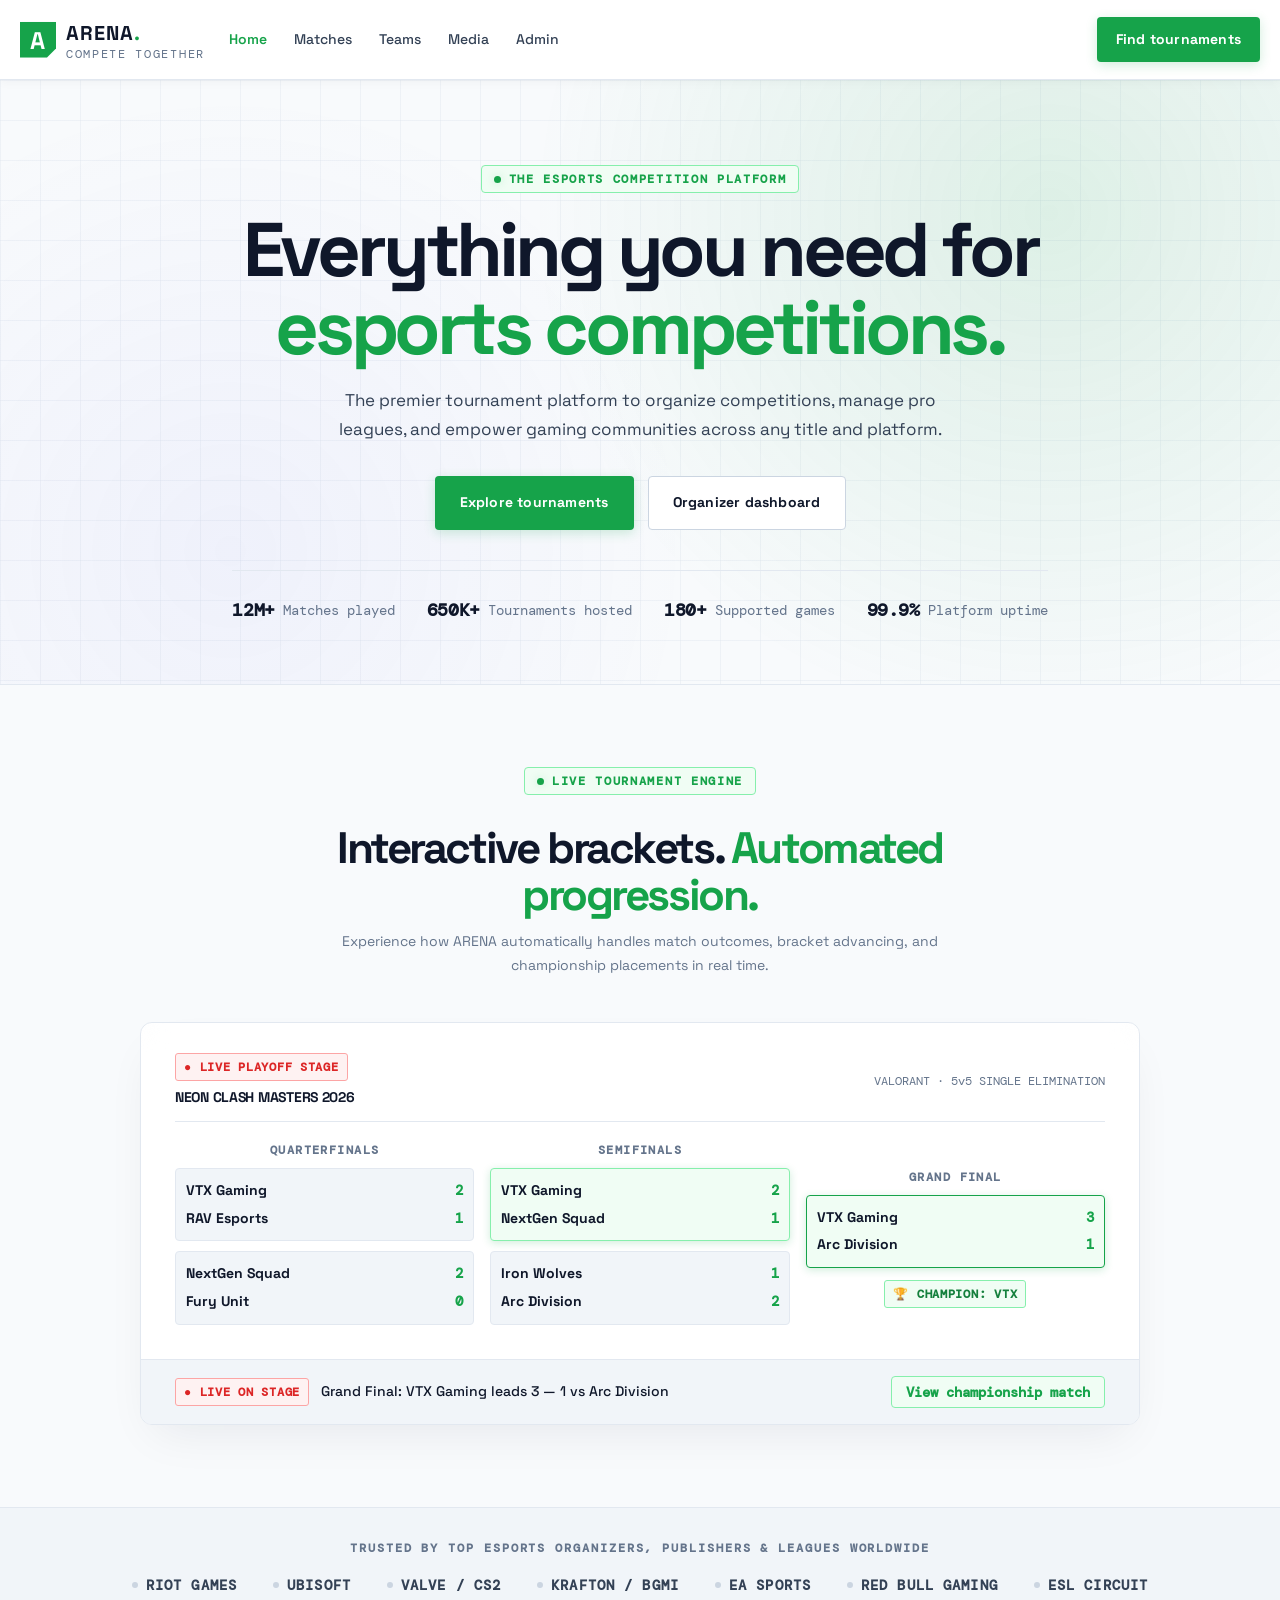
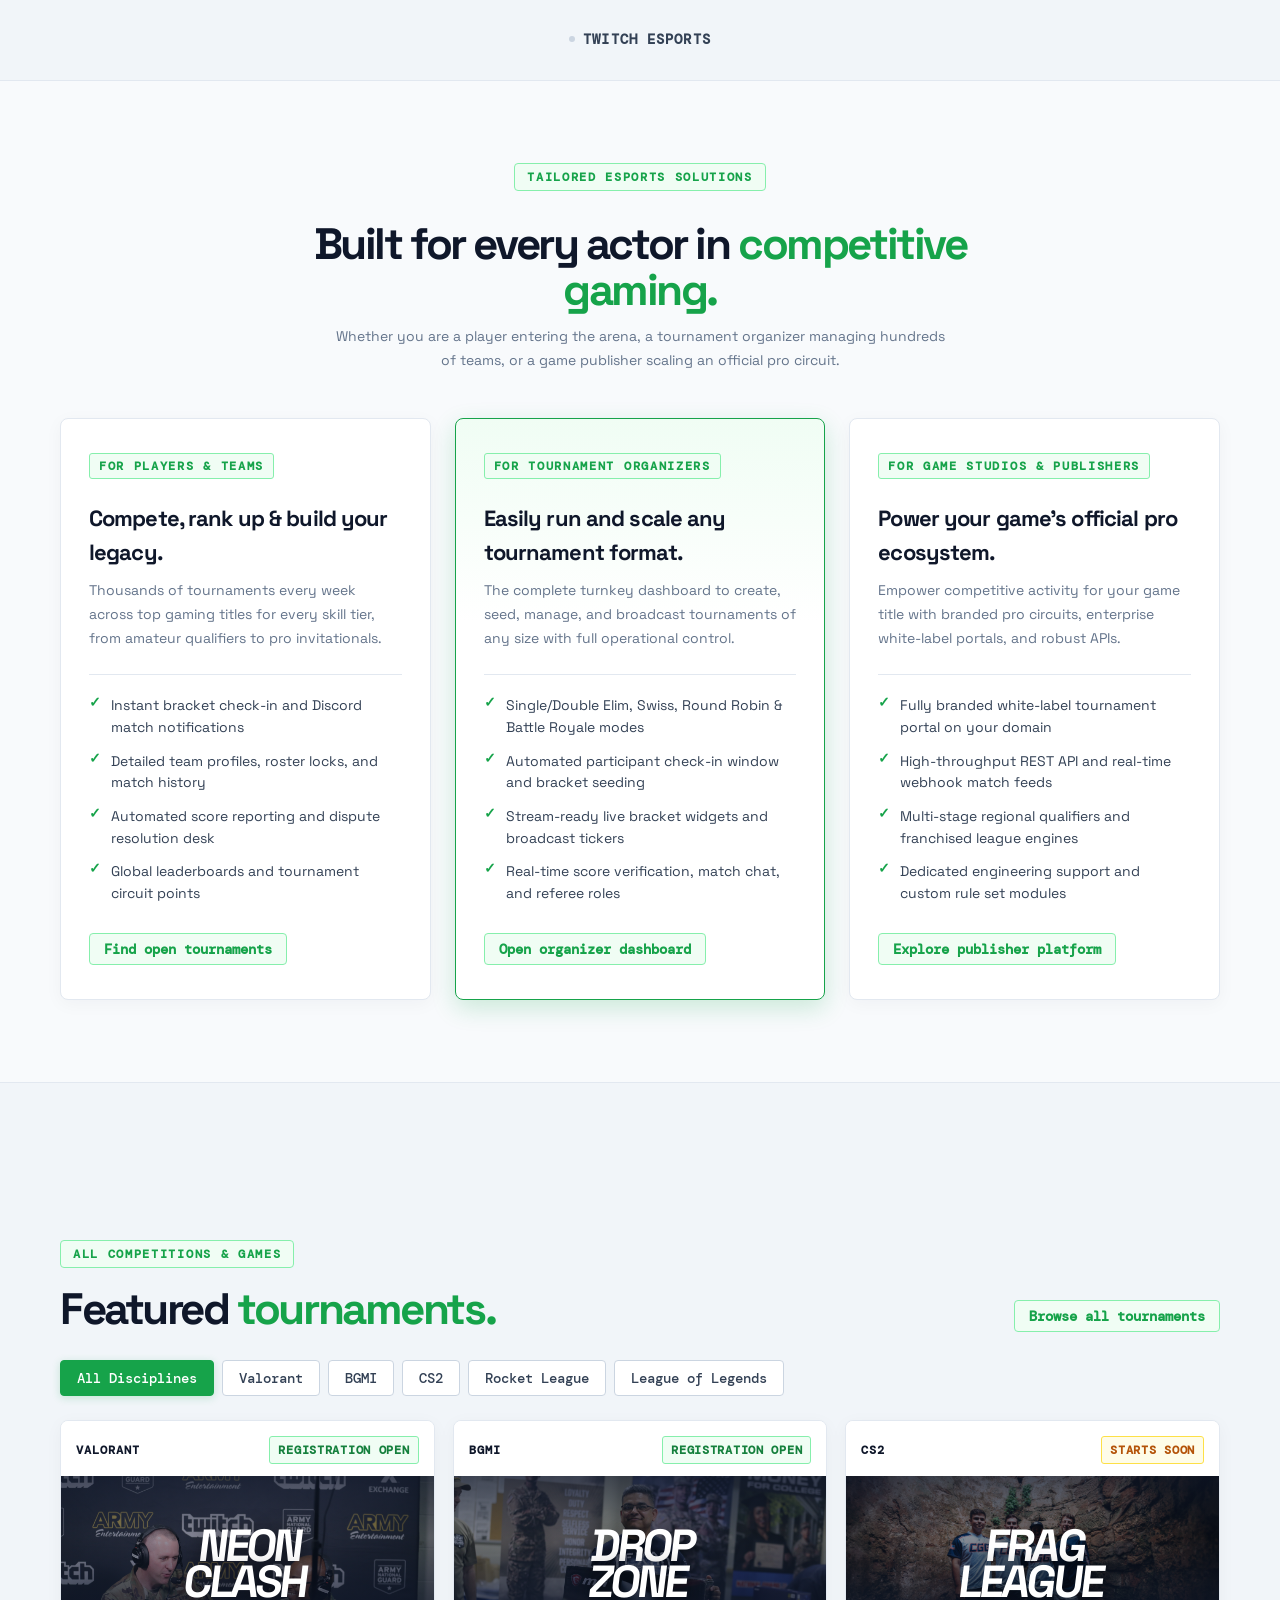
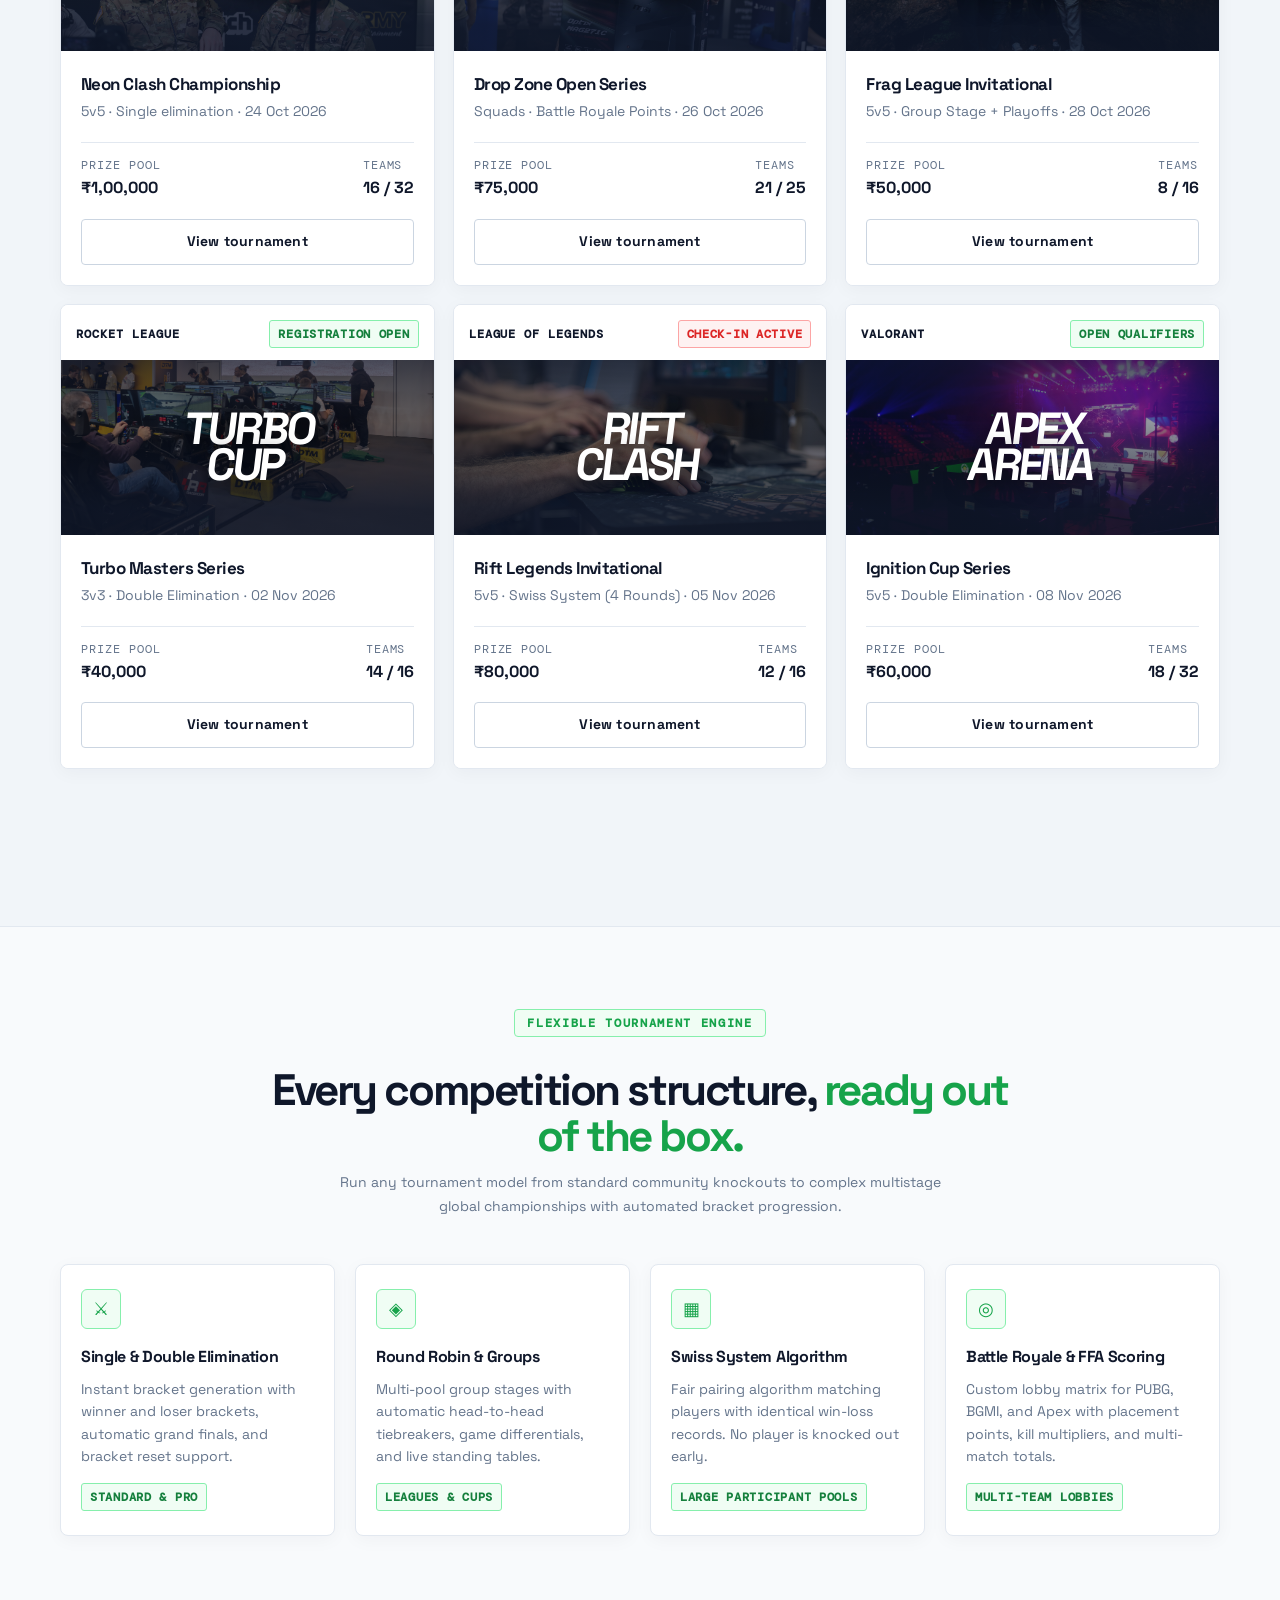
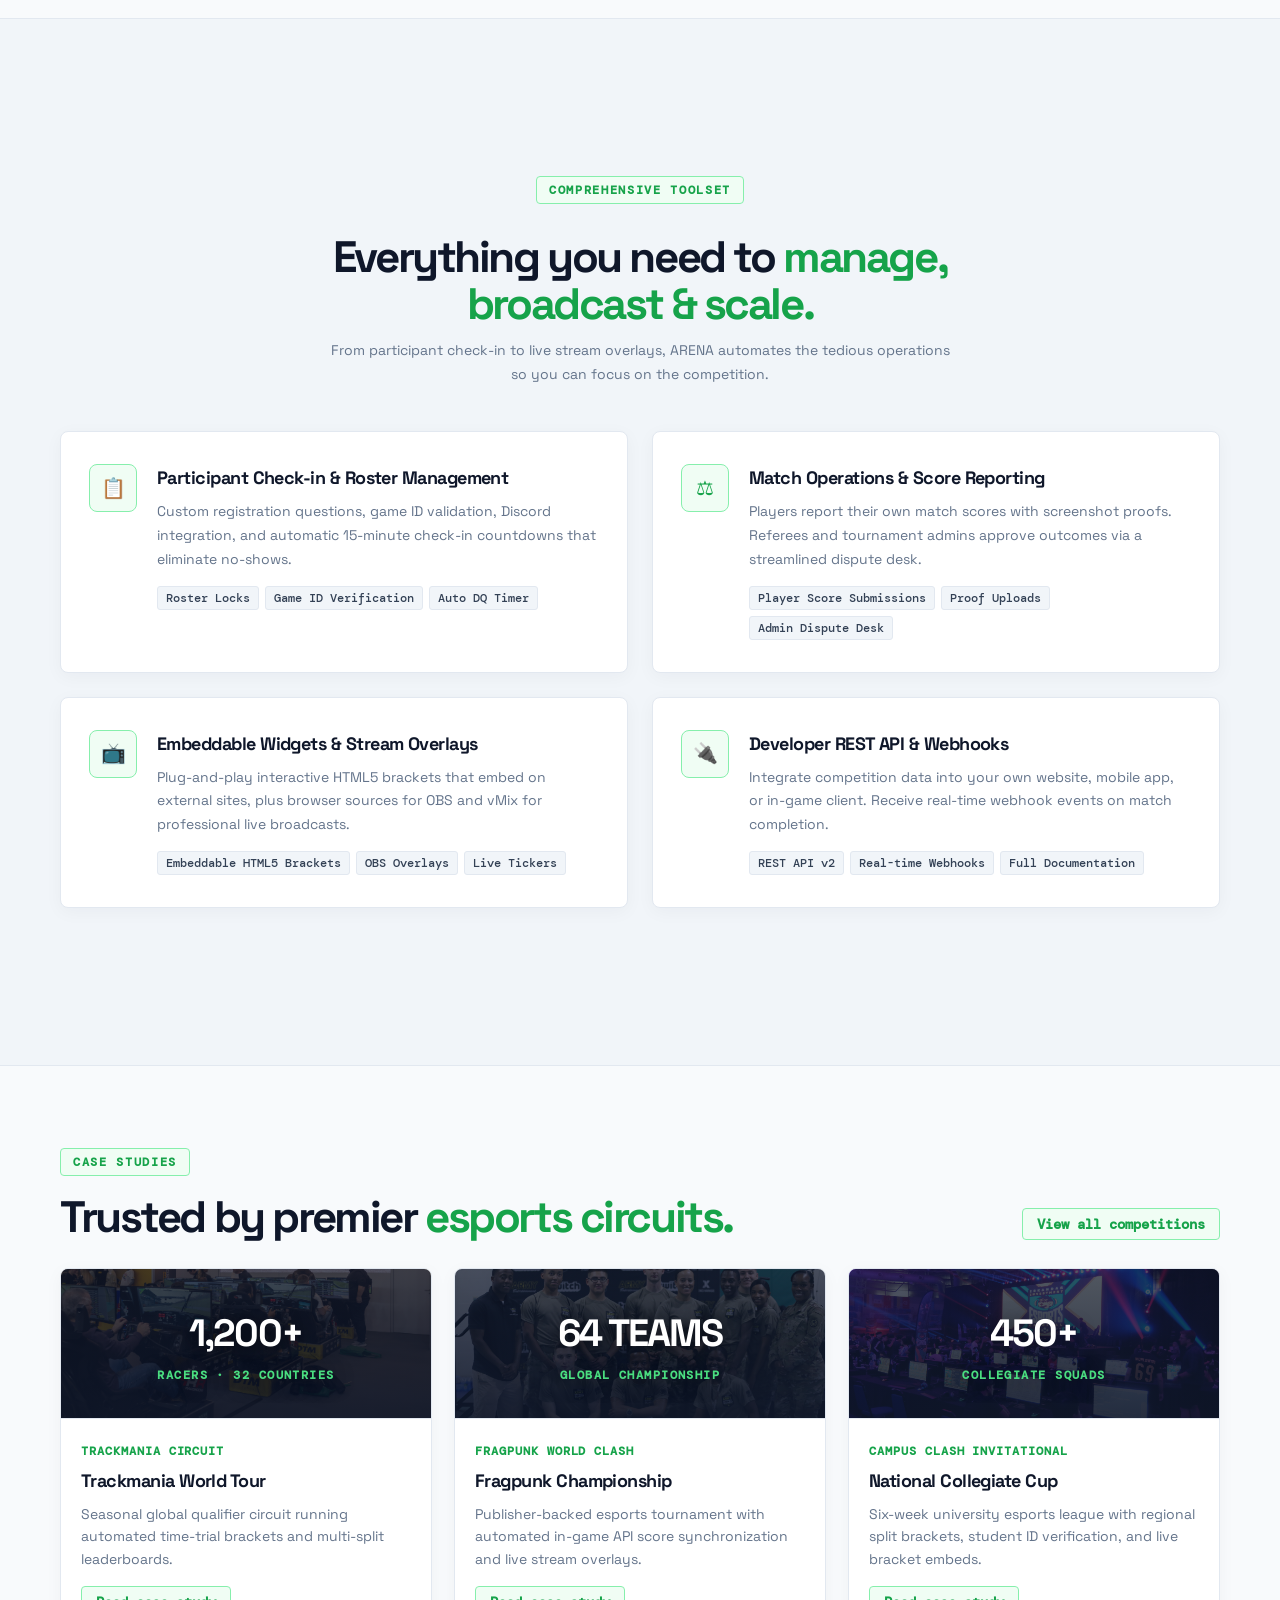
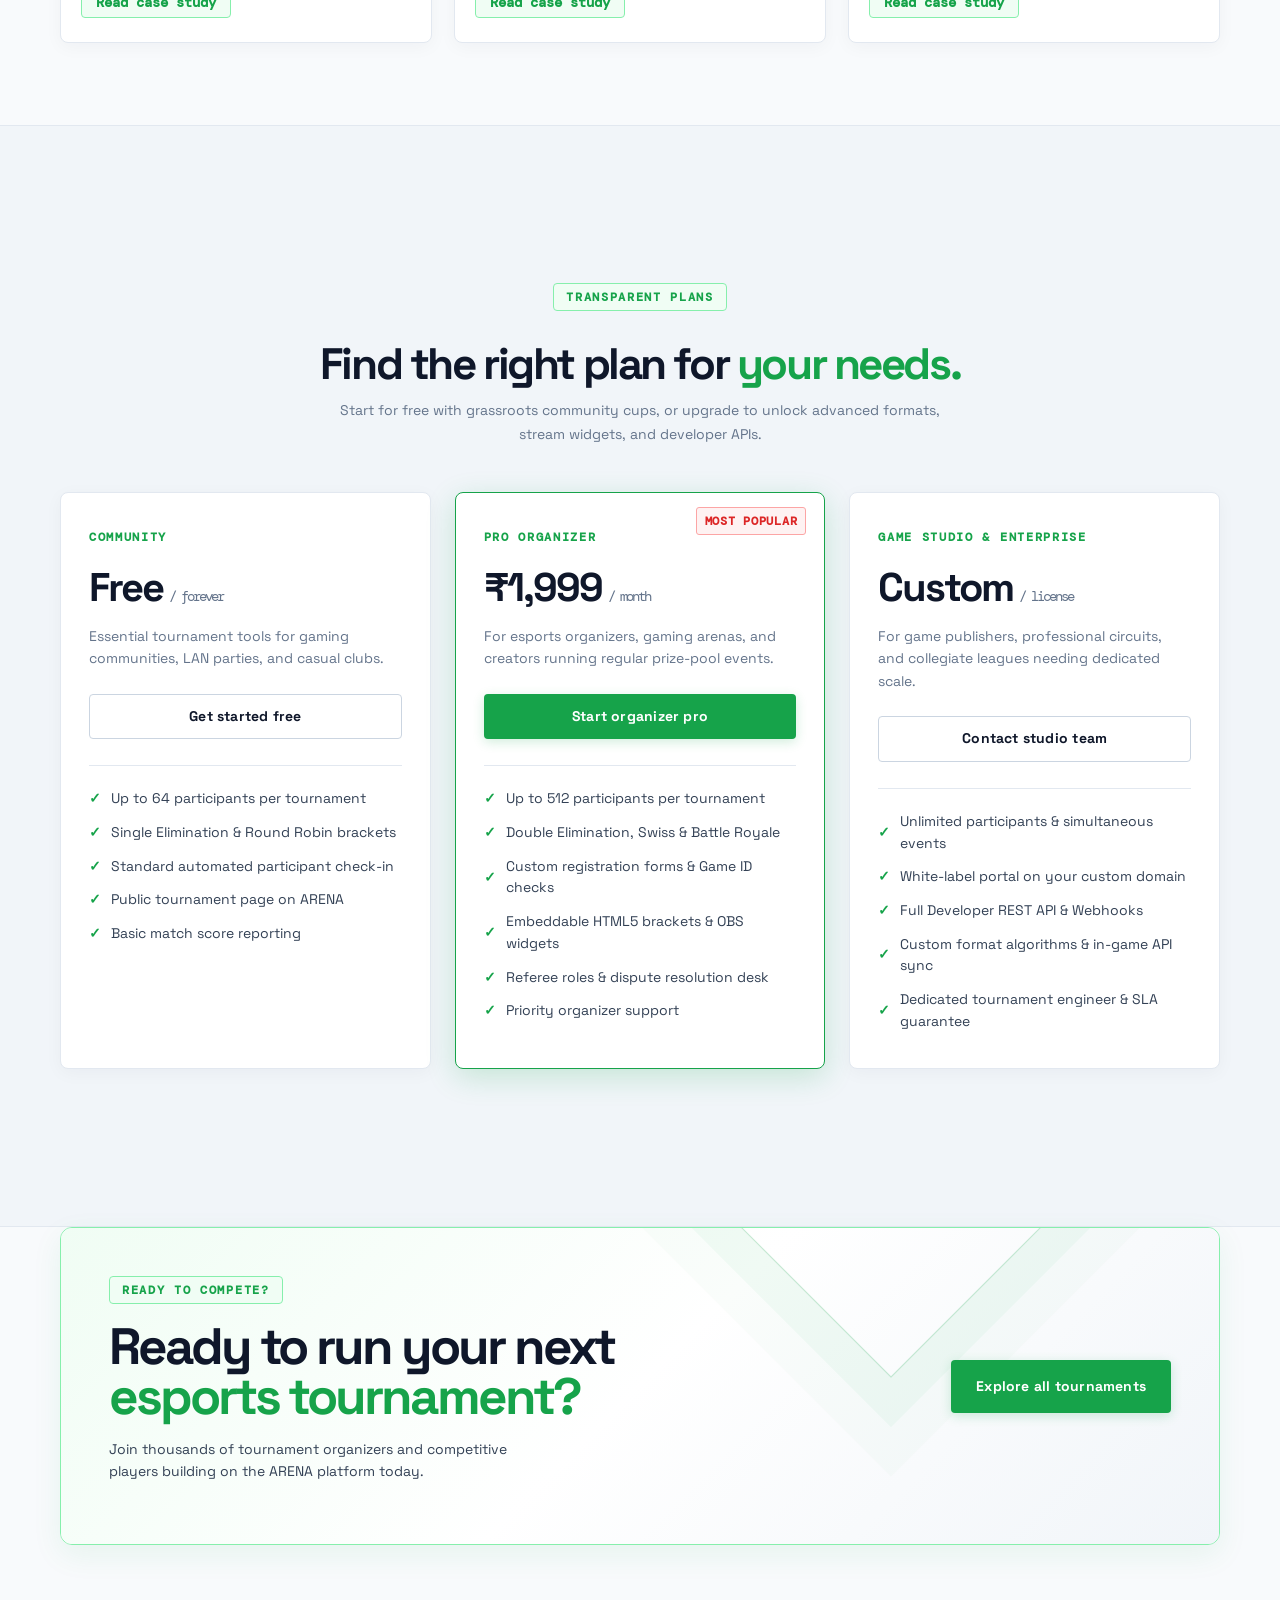
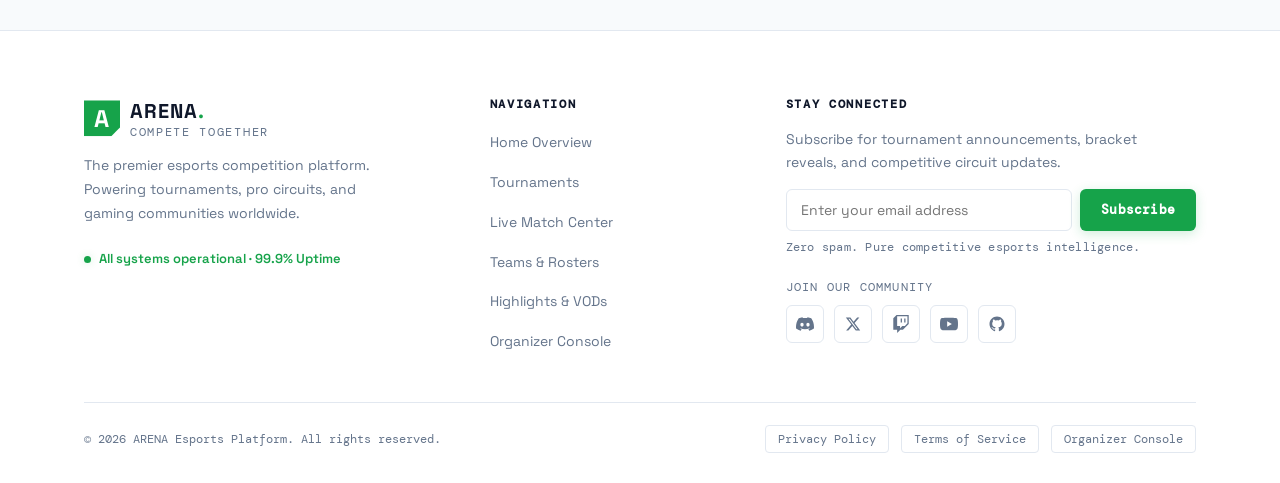
<file: index.html>
<!doctype html>
<html lang="en">

<head>
  <meta charset="utf-8">
  <meta name="viewport" content="width=device-width, initial-scale=1">
  <meta name="description"
    content="The premier esports competition platform. Organize tournaments, manage leagues, run brackets, and empower gaming communities on any game and platform.">
  <title>ARENA — Everything you need for esports competitions</title>
  <link rel="stylesheet" href="assets/style.css">
  <link rel="icon" type="image/svg+xml" href="assets/favicon.svg">
  <link rel="alternate icon" href="assets/favicon.svg">
  <meta name="theme-color" content="#ffffff">
  <style>
    .site-header {
      position: fixed;
      top: 0;
      left: 0;
      right: 0;
      width: 100%;
      z-index: 1000;
    }
    body {
      padding-top: 80px;
    }
    body.nav-open .header-actions,
    .site-header:has(.nav.nav-open) .header-actions,
    .nav.nav-open ~ .header-actions {
      display: none !important;
    }
    @media (max-width: 820px) {
      body {
        padding-top: 68px;
      }
      .hero-bracket-head {
        flex-direction: column;
        align-items: flex-start;
        gap: 12px;
      }
    }
    @media (max-width: 600px) {
      body {
        padding-top: 62px;
      }
      .hero-bracket-head {
        flex-direction: column;
        align-items: flex-start;
        gap: 12px;
      }
    }
  </style>
</head>

<body>
  <header class="site-header">
    <a class="brand" href="index.html">
      <span class="brand-mark">A</span>
      <span>ARENA<span class="brand-dot">.</span><small>COMPETE TOGETHER</small></span>
    </a>
    <button class="menu-toggle" aria-label="Toggle navigation" data-menu-toggle>☰</button>
    <nav class="nav" data-nav>
      <a class="active" href="index.html">Home</a>
      <!-- <a href="tournaments.html">Tournaments</a> (Hidden for future usage - redundant with CTA button) -->
      <a href="matches.html">Matches</a>
      <a href="teams.html">Teams</a>
      <a href="media.html">Media</a>
      <a href="admin.html">Admin</a>
      <div class="nav-mobile-cta">
        <a class="btn btn-primary" href="tournaments.html">Find tournaments</a>
      </div>
    </nav>
    <div class="header-actions">
      <a class="btn btn-primary" href="tournaments.html">Find tournaments</a>
    </div>
  </header>

  <main>
    <!-- HERO SECTION (SIMPLE, CLEAN & IMPACTFUL) -->
    <section class="hero hero-simple">
      <div class="hero-simple-content">
        <div class="eyebrow"><span class="live-dot"></span> THE ESPORTS COMPETITION PLATFORM</div>
        <h1>Everything you need for<br><span>esports competitions.</span></h1>
        <p>The premier tournament platform to organize competitions, manage pro leagues, and empower gaming communities across any title and platform.</p>
        <div class="hero-actions">
          <a class="btn btn-primary btn-large" href="tournaments.html">Explore tournaments</a>
          <a class="btn btn-outline btn-large" href="admin.html">Organizer dashboard</a>
        </div>
        <div class="hero-stats-row">
          <div class="hero-stat-pill"><strong>12M+</strong><span>Matches played</span></div>
          <div class="hero-stat-pill"><strong>650K+</strong><span>Tournaments hosted</span></div>
          <div class="hero-stat-pill"><strong>180+</strong><span>Supported games</span></div>
          <div class="hero-stat-pill"><strong>99.9%</strong><span>Platform uptime</span></div>
        </div>
      </div>
    </section>

    <!-- DEDICATED LIVE TOURNAMENT ENGINE SHOWCASE -->
    <section class="section section-showcase wrap">
      <div class="section-heading centered">
        <div class="eyebrow"><span class="live-dot"></span> LIVE TOURNAMENT ENGINE</div>
        <h2>Interactive brackets. <span>Automated progression.</span></h2>
        <p>Experience how ARENA automatically handles match outcomes, bracket advancing, and championship placements in real time.</p>
      </div>

      <div class="bracket-showcase-card">
        <div class="hero-bracket-wrap">
          <div class="hero-bracket-head">
            <div>
              <span class="pill pill-live">● LIVE PLAYOFF STAGE</span>
              <h4 style="margin:6px 0 0;font-size:14px;letter-spacing:-0.02em;">NEON CLASH MASTERS 2026</h4>
            </div>
            <span style="font: 12px var(--mono);color:var(--muted);">VALORANT · 5v5 SINGLE ELIMINATION</span>
          </div>
          <div class="bracket-stage-tree">
            <div class="stage-col">
              <h5>Quarterfinals</h5>
              <div class="bracket-mini-match">
                <div class="bracket-team-line winner"><strong>VTX Gaming</strong><span>2</span></div>
                <div class="bracket-team-line"><strong>RAV Esports</strong><span>1</span></div>
              </div>
              <div class="bracket-mini-match">
                <div class="bracket-team-line winner"><strong>NextGen Squad</strong><span>2</span></div>
                <div class="bracket-team-line"><strong>Fury Unit</strong><span>0</span></div>
              </div>
            </div>
            <div class="stage-col">
              <h5>Semifinals</h5>
              <div class="bracket-mini-match active-match">
                <div class="bracket-team-line winner"><strong>VTX Gaming</strong><span>2</span></div>
                <div class="bracket-team-line"><strong>NextGen Squad</strong><span>1</span></div>
              </div>
              <div class="bracket-mini-match">
                <div class="bracket-team-line"><strong>Iron Wolves</strong><span>1</span></div>
                <div class="bracket-team-line winner"><strong>Arc Division</strong><span>2</span></div>
              </div>
            </div>
            <div class="stage-col">
              <h5>Grand Final</h5>
              <div class="bracket-mini-match active-match bracket-final">
                <div class="bracket-team-line winner"><strong>VTX Gaming</strong><span>3</span></div>
                <div class="bracket-team-line"><strong>Arc Division</strong><span>1</span></div>
              </div>
              <div style="text-align:center;margin-top:12px;">
                <span class="pill pill-open" style="font-size: 12px;">🏆 CHAMPION: VTX</span>
              </div>
            </div>
          </div>
        </div>
        <div class="bracket-showcase-bar">
          <div class="showcase-status">
            <span class="pill pill-live">● LIVE ON STAGE</span>
            <span>Grand Final: VTX Gaming leads 3 — 1 vs Arc Division</span>
          </div>
          <a class="text-link" href="tournament-detail.html">View championship match</a>
        </div>
      </div>
    </section>

    <!-- TRUSTED PUBLISHERS & PARTNERS -->
    <section class="partners-bar">
      <div class="wrap">
        <div class="partners-label">Trusted by top esports organizers, publishers & leagues worldwide</div>
        <div class="partners-grid">
          <span class="partner-badge"><span class="dot"></span>RIOT GAMES</span>
          <span class="partner-badge"><span class="dot"></span>UBISOFT</span>
          <span class="partner-badge"><span class="dot"></span>VALVE / CS2</span>
          <span class="partner-badge"><span class="dot"></span>KRAFTON / BGMI</span>
          <span class="partner-badge"><span class="dot"></span>EA SPORTS</span>
          <span class="partner-badge"><span class="dot"></span>RED BULL GAMING</span>
          <span class="partner-badge"><span class="dot"></span>ESL CIRCUIT</span>
          <span class="partner-badge"><span class="dot"></span>TWITCH ESPORTS</span>
        </div>
      </div>
    </section>

    <!-- 3 CORE AUDIENCE PILLARS (WHO IT'S FOR) -->
    <section class="section wrap">
      <div class="section-heading centered">
        <div class="eyebrow">TAILORED ESPORTS SOLUTIONS</div>
        <h2>Built for every actor in <span>competitive gaming.</span></h2>
        <p>Whether you are a player entering the arena, a tournament organizer managing hundreds of teams, or a game publisher scaling an official pro circuit.</p>
      </div>

      <div class="pillars-grid">
        <!-- PILLAR 1: PLAYERS & TEAMS -->
        <article class="pillar-card">
          <span class="pillar-badge-top">FOR PLAYERS & TEAMS</span>
          <h3>Compete, rank up & build your legacy.</h3>
          <p>Thousands of tournaments every week across top gaming titles for every skill tier, from amateur qualifiers to pro invitationals.</p>
          <ul class="pillar-features">
            <li><span class="check">✓</span> Instant bracket check-in and Discord match notifications</li>
            <li><span class="check">✓</span> Detailed team profiles, roster locks, and match history</li>
            <li><span class="check">✓</span> Automated score reporting and dispute resolution desk</li>
            <li><span class="check">✓</span> Global leaderboards and tournament circuit points</li>
          </ul>
          <a class="text-link" href="tournaments.html">Find open tournaments</a>
        </article>

        <!-- PILLAR 2: ORGANIZERS -->
        <article class="pillar-card featured">
          <span class="pillar-badge-top">FOR TOURNAMENT ORGANIZERS</span>
          <h3>Easily run and scale any tournament format.</h3>
          <p>The complete turnkey dashboard to create, seed, manage, and broadcast tournaments of any size with full operational control.</p>
          <ul class="pillar-features">
            <li><span class="check">✓</span> Single/Double Elim, Swiss, Round Robin & Battle Royale modes</li>
            <li><span class="check">✓</span> Automated participant check-in window and bracket seeding</li>
            <li><span class="check">✓</span> Stream-ready live bracket widgets and broadcast tickers</li>
            <li><span class="check">✓</span> Real-time score verification, match chat, and referee roles</li>
          </ul>
          <a class="text-link" href="admin.html">Open organizer dashboard</a>
        </article>

        <!-- PILLAR 3: GAME STUDIOS -->
        <article class="pillar-card">
          <span class="pillar-badge-top">FOR GAME STUDIOS & PUBLISHERS</span>
          <h3>Power your game's official pro ecosystem.</h3>
          <p>Empower competitive activity for your game title with branded pro circuits, enterprise white-label portals, and robust APIs.</p>
          <ul class="pillar-features">
            <li><span class="check">✓</span> Fully branded white-label tournament portal on your domain</li>
            <li><span class="check">✓</span> High-throughput REST API and real-time webhook match feeds</li>
            <li><span class="check">✓</span> Multi-stage regional qualifiers and franchised league engines</li>
            <li><span class="check">✓</span> Dedicated engineering support and custom rule set modules</li>
          </ul>
          <a class="text-link" href="admin.html">Explore publisher platform</a>
        </article>
      </div>
    </section>

    <!-- ALL COMPETITIONS & POPULAR GAMES (INTERACTIVE CATEGORIES) -->
    <section class="section section-alt">
      <div class="wrap">
        <div class="section-heading">
          <div>
            <div class="eyebrow">ALL COMPETITIONS & GAMES</div>
            <h2>Featured <span>tournaments.</span></h2>
          </div>
          <a class="text-link" href="tournaments.html">Browse all tournaments</a>
        </div>

        <!-- Discipline Filter Tabs -->
        <div class="filter-tabs">
          <button class="filter-pill active" data-home-game-filter="all">All Disciplines</button>
          <button class="filter-pill" data-home-game-filter="valorant">Valorant</button>
          <button class="filter-pill" data-home-game-filter="bgmi">BGMI</button>
          <button class="filter-pill" data-home-game-filter="cs">CS2</button>
          <button class="filter-pill" data-home-game-filter="rocket">Rocket League</button>
          <button class="filter-pill" data-home-game-filter="lol">League of Legends</button>
        </div>

        <div class="card-grid" id="home-tournament-grid">
          <!-- Card 1 -->
          <article class="event-card event-valorant" data-game="valorant">
            <div class="event-top">
              <span class="game-tag">VALORANT</span>
              <span class="pill pill-open">REGISTRATION OPEN</span>
            </div>
            <div class="event-art event-art-neon">
              <span class="event-word">NEON<br>CLASH</span>
            </div>
            <div class="event-info">
              <h3>Neon Clash Championship</h3>
              <p>5v5 · Single elimination · 24 Oct 2026</p>
              <div class="event-meta">
                <div><small>PRIZE POOL</small><strong>₹1,00,000</strong></div>
                <div><small>TEAMS</small><strong>16 / 32</strong></div>
              </div>
              <a class="btn btn-outline full" href="tournament-detail.html">View tournament</a>
            </div>
          </article>

          <!-- Card 2 -->
          <article class="event-card event-bgmi" data-game="bgmi">
            <div class="event-top">
              <span class="game-tag">BGMI</span>
              <span class="pill pill-open">REGISTRATION OPEN</span>
            </div>
            <div class="event-art event-art-drop">
              <span class="event-word">DROP<br>ZONE</span>
            </div>
            <div class="event-info">
              <h3>Drop Zone Open Series</h3>
              <p>Squads · Battle Royale Points · 26 Oct 2026</p>
              <div class="event-meta">
                <div><small>PRIZE POOL</small><strong>₹75,000</strong></div>
                <div><small>TEAMS</small><strong>21 / 25</strong></div>
              </div>
              <a class="btn btn-outline full" href="tournament-detail.html">View tournament</a>
            </div>
          </article>

          <!-- Card 3 -->
          <article class="event-card event-cs" data-game="cs">
            <div class="event-top">
              <span class="game-tag">CS2</span>
              <span class="pill pill-soon">STARTS SOON</span>
            </div>
            <div class="event-art event-art-frag">
              <span class="event-word">FRAG<br>LEAGUE</span>
            </div>
            <div class="event-info">
              <h3>Frag League Invitational</h3>
              <p>5v5 · Group Stage + Playoffs · 28 Oct 2026</p>
              <div class="event-meta">
                <div><small>PRIZE POOL</small><strong>₹50,000</strong></div>
                <div><small>TEAMS</small><strong>8 / 16</strong></div>
              </div>
              <a class="btn btn-outline full" href="tournament-detail.html">View tournament</a>
            </div>
          </article>

          <!-- Card 4 -->
          <article class="event-card event-valorant" data-game="rocket">
            <div class="event-top">
              <span class="game-tag">ROCKET LEAGUE</span>
              <span class="pill pill-open">REGISTRATION OPEN</span>
            </div>
            <div class="event-art event-art-turbo">
              <span class="event-word">TURBO<br>CUP</span>
            </div>
            <div class="event-info">
              <h3>Turbo Masters Series</h3>
              <p>3v3 · Double Elimination · 02 Nov 2026</p>
              <div class="event-meta">
                <div><small>PRIZE POOL</small><strong>₹40,000</strong></div>
                <div><small>TEAMS</small><strong>14 / 16</strong></div>
              </div>
              <a class="btn btn-outline full" href="tournament-detail.html">View tournament</a>
            </div>
          </article>

          <!-- Card 5 -->
          <article class="event-card event-bgmi" data-game="lol">
            <div class="event-top">
              <span class="game-tag">LEAGUE OF LEGENDS</span>
              <span class="pill pill-live">CHECK-IN ACTIVE</span>
            </div>
            <div class="event-art event-art-rift">
              <span class="event-word">RIFT<br>CLASH</span>
            </div>
            <div class="event-info">
              <h3>Rift Legends Invitational</h3>
              <p>5v5 · Swiss System (4 Rounds) · 05 Nov 2026</p>
              <div class="event-meta">
                <div><small>PRIZE POOL</small><strong>₹80,000</strong></div>
                <div><small>TEAMS</small><strong>12 / 16</strong></div>
              </div>
              <a class="btn btn-outline full" href="tournament-detail.html">View tournament</a>
            </div>
          </article>

          <!-- Card 6 -->
          <article class="event-card event-cs" data-game="valorant">
            <div class="event-top">
              <span class="game-tag">VALORANT</span>
              <span class="pill pill-open">OPEN QUALIFIERS</span>
            </div>
            <div class="event-art event-art-ignition">
              <span class="event-word">APEX<br>ARENA</span>
            </div>
            <div class="event-info">
              <h3>Ignition Cup Series</h3>
              <p>5v5 · Double Elimination · 08 Nov 2026</p>
              <div class="event-meta">
                <div><small>PRIZE POOL</small><strong>₹60,000</strong></div>
                <div><small>TEAMS</small><strong>18 / 32</strong></div>
              </div>
              <a class="btn btn-outline full" href="tournament-detail.html">View tournament</a>
            </div>
          </article>
        </div>
      </div>
    </section>

    <!-- TOURNAMENT ENGINE: SUPPORTED FORMATS -->
    <section class="section wrap">
      <div class="section-heading centered">
        <div class="eyebrow">FLEXIBLE TOURNAMENT ENGINE</div>
        <h2>Every competition structure, <span>ready out of the box.</span></h2>
        <p>Run any tournament model from standard community knockouts to complex multistage global championships with automated bracket progression.</p>
      </div>

      <div class="formats-grid">
        <div class="format-card">
          <div class="format-icon">⚔</div>
          <h4>Single & Double Elimination</h4>
          <p>Instant bracket generation with winner and loser brackets, automatic grand finals, and bracket reset support.</p>
          <span class="pill pill-open">STANDARD & PRO</span>
        </div>

        <div class="format-card">
          <div class="format-icon">◈</div>
          <h4>Round Robin & Groups</h4>
          <p>Multi-pool group stages with automatic head-to-head tiebreakers, game differentials, and live standing tables.</p>
          <span class="pill pill-open">LEAGUES & CUPS</span>
        </div>

        <div class="format-card">
          <div class="format-icon">▦</div>
          <h4>Swiss System Algorithm</h4>
          <p>Fair pairing algorithm matching players with identical win-loss records. No player is knocked out early.</p>
          <span class="pill pill-open">LARGE PARTICIPANT POOLS</span>
        </div>

        <div class="format-card">
          <div class="format-icon">◎</div>
          <h4>Battle Royale & FFA Scoring</h4>
          <p>Custom lobby matrix for PUBG, BGMI, and Apex with placement points, kill multipliers, and multi-match totals.</p>
          <span class="pill pill-open">MULTI-TEAM LOBBIES</span>
        </div>
      </div>
    </section>

    <!-- PLATFORM TOOLSET / SOLUTIONS (2x2 GRID) -->
    <section class="section section-alt">
      <div class="wrap">
        <div class="section-heading centered">
          <div class="eyebrow">COMPREHENSIVE TOOLSET</div>
          <h2>Everything you need to <span>manage, broadcast & scale.</span></h2>
          <p>From participant check-in to live stream overlays, ARENA automates the tedious operations so you can focus on the competition.</p>
        </div>

        <div class="solutions-grid">
          <div class="solution-card">
            <div class="solution-icon-wrap">📋</div>
            <div class="solution-content">
              <h3>Participant Check-in & Roster Management</h3>
              <p>Custom registration questions, game ID validation, Discord integration, and automatic 15-minute check-in countdowns that eliminate no-shows.</p>
              <div class="feature-tags">
                <span class="tag">Roster Locks</span>
                <span class="tag">Game ID Verification</span>
                <span class="tag">Auto DQ Timer</span>
              </div>
            </div>
          </div>

          <div class="solution-card">
            <div class="solution-icon-wrap">⚖</div>
            <div class="solution-content">
              <h3>Match Operations & Score Reporting</h3>
              <p>Players report their own match scores with screenshot proofs. Referees and tournament admins approve outcomes via a streamlined dispute desk.</p>
              <div class="feature-tags">
                <span class="tag">Player Score Submissions</span>
                <span class="tag">Proof Uploads</span>
                <span class="tag">Admin Dispute Desk</span>
              </div>
            </div>
          </div>

          <div class="solution-card">
            <div class="solution-icon-wrap">📺</div>
            <div class="solution-content">
              <h3>Embeddable Widgets & Stream Overlays</h3>
              <p>Plug-and-play interactive HTML5 brackets that embed on external sites, plus browser sources for OBS and vMix for professional live broadcasts.</p>
              <div class="feature-tags">
                <span class="tag">Embeddable HTML5 Brackets</span>
                <span class="tag">OBS Overlays</span>
                <span class="tag">Live Tickers</span>
              </div>
            </div>
          </div>

          <div class="solution-card">
            <div class="solution-icon-wrap">🔌</div>
            <div class="solution-content">
              <h3>Developer REST API & Webhooks</h3>
              <p>Integrate competition data into your own website, mobile app, or in-game client. Receive real-time webhook events on match completion.</p>
              <div class="feature-tags">
                <span class="tag">REST API v2</span>
                <span class="tag">Real-time Webhooks</span>
                <span class="tag">Full Documentation</span>
              </div>
            </div>
          </div>
        </div>
      </div>
    </section>

    <!-- CASE STUDIES & PROVEN IMPACT -->
    <section class="section wrap">
      <div class="section-heading">
        <div>
          <div class="eyebrow">CASE STUDIES</div>
          <h2>Trusted by premier <span>esports circuits.</span></h2>
        </div>
        <a class="text-link" href="tournaments.html">View all competitions</a>
      </div>

      <div class="cases-grid">
        <article class="case-card">
          <div class="case-visual case-track">
            <div class="case-stat-highlight">1,200+<small>RACERS · 32 COUNTRIES</small></div>
          </div>
          <div class="case-body">
            <span class="game-tag">TRACKMANIA CIRCUIT</span>
            <h3>Trackmania World Tour</h3>
            <p>Seasonal global qualifier circuit running automated time-trial brackets and multi-split leaderboards.</p>
            <a class="text-link" href="tournament-detail.html">Read case study</a>
          </div>
        </article>

        <article class="case-card">
          <div class="case-visual case-frag">
            <div class="case-stat-highlight">64 TEAMS<small>GLOBAL CHAMPIONSHIP</small></div>
          </div>
          <div class="case-body">
            <span class="game-tag">FRAGPUNK WORLD CLASH</span>
            <h3>Fragpunk Championship</h3>
            <p>Publisher-backed esports tournament with automated in-game API score synchronization and live stream overlays.</p>
            <a class="text-link" href="tournament-detail.html">Read case study</a>
          </div>
        </article>

        <article class="case-card">
          <div class="case-visual case-campus">
            <div class="case-stat-highlight">450+<small>COLLEGIATE SQUADS</small></div>
          </div>
          <div class="case-body">
            <span class="game-tag">CAMPUS CLASH INVITATIONAL</span>
            <h3>National Collegiate Cup</h3>
            <p>Six-week university esports league with regional split brackets, student ID verification, and live bracket embeds.</p>
            <a class="text-link" href="tournament-detail.html">Read case study</a>
          </div>
        </article>
      </div>
    </section>

    <!-- PRICING / PLANS (TRANSPARENT TIERS WITH SINGLE CTA) -->
    <section class="section section-alt">
      <div class="wrap">
        <div class="section-heading centered">
          <div class="eyebrow">TRANSPARENT PLANS</div>
          <h2>Find the right plan for <span>your needs.</span></h2>
          <p>Start for free with grassroots community cups, or upgrade to unlock advanced formats, stream widgets, and developer APIs.</p>
        </div>

        <div class="pricing-grid">
          <!-- PLAN 1 -->
          <div class="pricing-card">
            <div class="pricing-plan">COMMUNITY</div>
            <div class="pricing-price">Free<small> / forever</small></div>
            <div class="pricing-desc">Essential tournament tools for gaming communities, LAN parties, and casual clubs.</div>
            <a class="btn btn-outline full" href="tournaments.html">Get started free</a>
            <ul class="pricing-features">
              <li><span class="check">✓</span> Up to 64 participants per tournament</li>
              <li><span class="check">✓</span> Single Elimination & Round Robin brackets</li>
              <li><span class="check">✓</span> Standard automated participant check-in</li>
              <li><span class="check">✓</span> Public tournament page on ARENA</li>
              <li><span class="check">✓</span> Basic match score reporting</li>
            </ul>
          </div>

          <!-- PLAN 2 (FEATURED) -->
          <div class="pricing-card featured">
            <span class="pill pill-live pricing-ribbon">MOST POPULAR</span>
            <div class="pricing-plan">PRO ORGANIZER</div>
            <div class="pricing-price">₹1,999<small> / month</small></div>
            <div class="pricing-desc">For esports organizers, gaming arenas, and creators running regular prize-pool events.</div>
            <a class="btn btn-primary full" href="admin.html">Start organizer pro</a>
            <ul class="pricing-features">
              <li><span class="check">✓</span> Up to 512 participants per tournament</li>
              <li><span class="check">✓</span> Double Elimination, Swiss & Battle Royale</li>
              <li><span class="check">✓</span> Custom registration forms & Game ID checks</li>
              <li><span class="check">✓</span> Embeddable HTML5 brackets & OBS widgets</li>
              <li><span class="check">✓</span> Referee roles & dispute resolution desk</li>
              <li><span class="check">✓</span> Priority organizer support</li>
            </ul>
          </div>

          <!-- PLAN 3 -->
          <div class="pricing-card">
            <div class="pricing-plan">GAME STUDIO & ENTERPRISE</div>
            <div class="pricing-price">Custom<small> / license</small></div>
            <div class="pricing-desc">For game publishers, professional circuits, and collegiate leagues needing dedicated scale.</div>
            <a class="btn btn-outline full" href="admin.html">Contact studio team</a>
            <ul class="pricing-features">
              <li><span class="check">✓</span> Unlimited participants & simultaneous events</li>
              <li><span class="check">✓</span> White-label portal on your custom domain</li>
              <li><span class="check">✓</span> Full Developer REST API & Webhooks</li>
              <li><span class="check">✓</span> Custom format algorithms & in-game API sync</li>
              <li><span class="check">✓</span> Dedicated tournament engineer & SLA guarantee</li>
            </ul>
          </div>
        </div>
      </div>
    </section>

    <!-- SINGLE-ACTION FINAL BANNER (NO DUAL CTAs) -->
    <section class="cta wrap">
      <div>
        <div class="eyebrow">READY TO COMPETE?</div>
        <h2>Ready to run your next<br><span>esports tournament?</span></h2>
        <p>Join thousands of tournament organizers and competitive players building on the ARENA platform today.</p>
      </div>
      <a class="btn btn-primary btn-large" href="tournaments.html">Explore all tournaments</a>
      <div class="cta-shape"></div>
    </section>
  </main>

  <!-- CLEAN & MODERN FOOTER -->
  <footer class="footer-extended">
    <div class="wrap">
      <div class="footer-main-grid">
        <!-- Logo & Brand Section -->
        <div class="footer-col-brand">
          <a class="brand" href="index.html">
            <span class="brand-mark">A</span>
            <span>ARENA<span class="brand-dot">.</span><small>COMPETE TOGETHER</small></span>
          </a>
          <p>The premier esports competition platform. Powering tournaments, pro circuits, and gaming communities worldwide.</p>
          <div class="status-indicator">
            <span class="status-pulse"></span>
            <span>All systems operational · 99.9% Uptime</span>
          </div>
        </div>

        <!-- Simple Links Section -->
        <div class="footer-col footer-col-links">
          <h4>Navigation</h4>
          <ul class="footer-simple-links">
            <li><a href="index.html">Home Overview</a></li>
            <li><a href="tournaments.html">Tournaments</a></li>
            <li><a href="matches.html">Live Match Center</a></li>
            <li><a href="teams.html">Teams &amp; Rosters</a></li>
            <li><a href="media.html">Highlights &amp; VODs</a></li>
            <li><a href="admin.html">Organizer Console</a></li>
          </ul>
        </div>

        <!-- Newsletter & Social Section -->
        <div class="footer-col footer-col-newsletter">
          <h4>Stay Connected</h4>
          <p class="newsletter-desc">Subscribe for tournament announcements, bracket reveals, and competitive circuit updates.</p>
          <form class="footer-newsletter-form" id="newsletter-form" action="#">
            <div class="newsletter-input-wrap">
              <input type="email" class="newsletter-input" placeholder="Enter your email address" required aria-label="Email address">
              <button type="submit" class="btn btn-primary newsletter-btn">Subscribe</button>
            </div>
            <span class="newsletter-note">Zero spam. Pure competitive esports intelligence.</span>
          </form>

          <div class="footer-social-wrap">
            <span class="footer-social-label">Join our community</span>
            <div class="social-icons-group">
              <a href="#" class="social-icon-btn" aria-label="Discord" title="Discord">
                <svg width="18" height="18" viewBox="0 0 24 24" fill="currentColor">
                  <path d="M20.317 4.37a19.791 19.791 0 0 0-4.885-1.515.074.074 0 0 0-.079.037c-.21.375-.444.864-.608 1.25a18.27 18.27 0 0 0-5.487 0 12.64 12.64 0 0 0-.617-1.25.077.077 0 0 0-.079-.037A19.736 19.736 0 0 0 3.677 4.37a.07.07 0 0 0-.032.027C.533 9.046-.32 13.58.099 18.057a.082.082 0 0 0 .031.057 19.9 19.9 0 0 0 5.993 3.03.078.078 0 0 0 .084-.028c.462-.63.874-1.295 1.226-1.994.021-.041.001-.09-.041-.106a13.107 13.107 0 0 1-1.872-.892.077.077 0 0 1-.008-.128 10.2 10.2 0 0 0 .372-.292.074.074 0 0 1 .077-.01c3.929 1.793 8.18 1.793 12.061 0a.074.074 0 0 1 .078.01c.12.098.246.198.373.292a.077.077 0 0 1-.006.127 12.299 12.299 0 0 1-1.873.894.077.077 0 0 0-.041.107c.36.698.772 1.362 1.225 1.993a.076.076 0 0 0 .084.028 19.839 19.839 0 0 0 6.002-3.03.077.077 0 0 0 .032-.054c.5-5.177-.838-9.674-3.549-13.66a.061.061 0 0 0-.031-.028zM8.02 15.33c-1.183 0-2.157-1.085-2.157-2.419 0-1.333.956-2.419 2.157-2.419 1.21 0 2.176 1.096 2.157 2.42 0 1.333-.956 2.418-2.157 2.418zm7.975 0c-1.183 0-2.157-1.085-2.157-2.419 0-1.333.955-2.419 2.157-2.419 1.21 0 2.176 1.096 2.157 2.42 0 1.333-.946 2.418-2.157 2.418z"/>
                </svg>
              </a>
              <a href="#" class="social-icon-btn" aria-label="X / Twitter" title="X / Twitter">
                <svg width="16" height="16" viewBox="0 0 24 24" fill="currentColor">
                  <path d="M18.244 2.25h3.308l-7.227 8.26 8.502 11.24H16.17l-5.214-6.817L4.99 21.75H1.68l7.73-8.835L1.254 2.25H8.08l4.713 6.231zm-1.161 17.52h1.833L7.084 4.126H5.117z"/>
                </svg>
              </a>
              <a href="#" class="social-icon-btn" aria-label="Twitch" title="Twitch">
                <svg width="18" height="18" viewBox="0 0 24 24" fill="currentColor">
                  <path d="M11.571 4.714h1.715v5.143H11.57zm4.715 0H18v5.143h-1.714zM6 0L1.714 4.286v15.428h5.143V24l4.286-4.286h3.428L22.286 12V0zm14.571 11.143l-3.428 3.428h-3.429l-3 3v-3H6.857V1.714h13.714Z"/>
                </svg>
              </a>
              <a href="#" class="social-icon-btn" aria-label="YouTube" title="YouTube">
                <svg width="18" height="18" viewBox="0 0 24 24" fill="currentColor">
                  <path d="M23.498 6.186a3.016 3.016 0 0 0-2.122-2.136C19.505 3.545 12 3.545 12 3.545s-7.505 0-9.377.505A3.017 3.017 0 0 0 .502 6.186C0 8.07 0 12 0 12s0 3.93.502 5.814a3.016 3.016 0 0 0 2.122 2.136c1.871.505 9.376.505 9.376.505s7.505 0 9.377-.505a3.015 3.015 0 0 0 2.122-2.136C24 15.93 24 12 24 12s0-3.93-.502-5.814zM9.545 15.568V8.432L15.818 12l-6.273 3.568z"/>
                </svg>
              </a>
              <a href="#" class="social-icon-btn" aria-label="GitHub" title="GitHub">
                <svg width="18" height="18" viewBox="0 0 24 24" fill="currentColor">
                  <path fill-rule="evenodd" clip-rule="evenodd" d="M12 2C6.477 2 2 6.484 2 12.017c0 4.425 2.865 8.18 6.839 9.504.5.092.682-.217.682-.483 0-.237-.008-.868-.013-1.703-2.782.605-3.369-1.343-3.369-1.343-.454-1.158-1.11-1.466-1.11-1.466-.908-.62.069-.608.069-.608 1.003.07 1.53 1.032 1.53 1.032.892 1.53 2.341 1.088 2.91.832.092-.647.35-1.088.636-1.338-2.22-.253-4.555-1.113-4.555-4.951 0-1.093.39-1.988 1.029-2.688-.103-.253-.446-1.272.098-2.65 0 0 .84-.27 2.75 1.026A9.564 9.564 0 0112 6.844c.85.004 1.705.115 2.504.337 1.909-1.296 2.747-1.027 2.747-1.027.546 1.379.202 2.398.1 2.651.64.7 1.028 1.595 1.028 2.688 0 3.848-2.339 4.695-4.566 4.943.359.309.678.92.678 1.855 0 1.338-.012 2.419-.012 2.747 0 .268.18.58.688.482A10.019 10.019 0 0022 12.017C22 6.484 17.522 2 12 2z"/>
                </svg>
              </a>
            </div>
          </div>
        </div>
      </div>

      <!-- Bottom Bar -->
      <div class="footer-bottom-bar">
        <div>© 2026 ARENA Esports Platform. All rights reserved.</div>
        <div class="footer-bottom-links">
          <a href="index.html" class="footer-pill-link">Privacy Policy</a>
          <a href="index.html" class="footer-pill-link">Terms of Service</a>
          <a href="admin.html" class="footer-pill-link">Organizer Console</a>
        </div>
      </div>
    </div>
  </footer>

  <!-- BACK TO TOP BUTTON -->
  <button id="back-to-top" class="back-to-top" aria-label="Back to top" title="Back to top">
    <svg width="22" height="22" viewBox="0 0 24 24" fill="none" stroke="currentColor" stroke-width="2.5" stroke-linecap="round" stroke-linejoin="round">
      <polyline points="18 15 12 9 6 15"></polyline>
    </svg>
  </button>

  <script src="assets/app.js"></script>
</body>

</html>
</file>
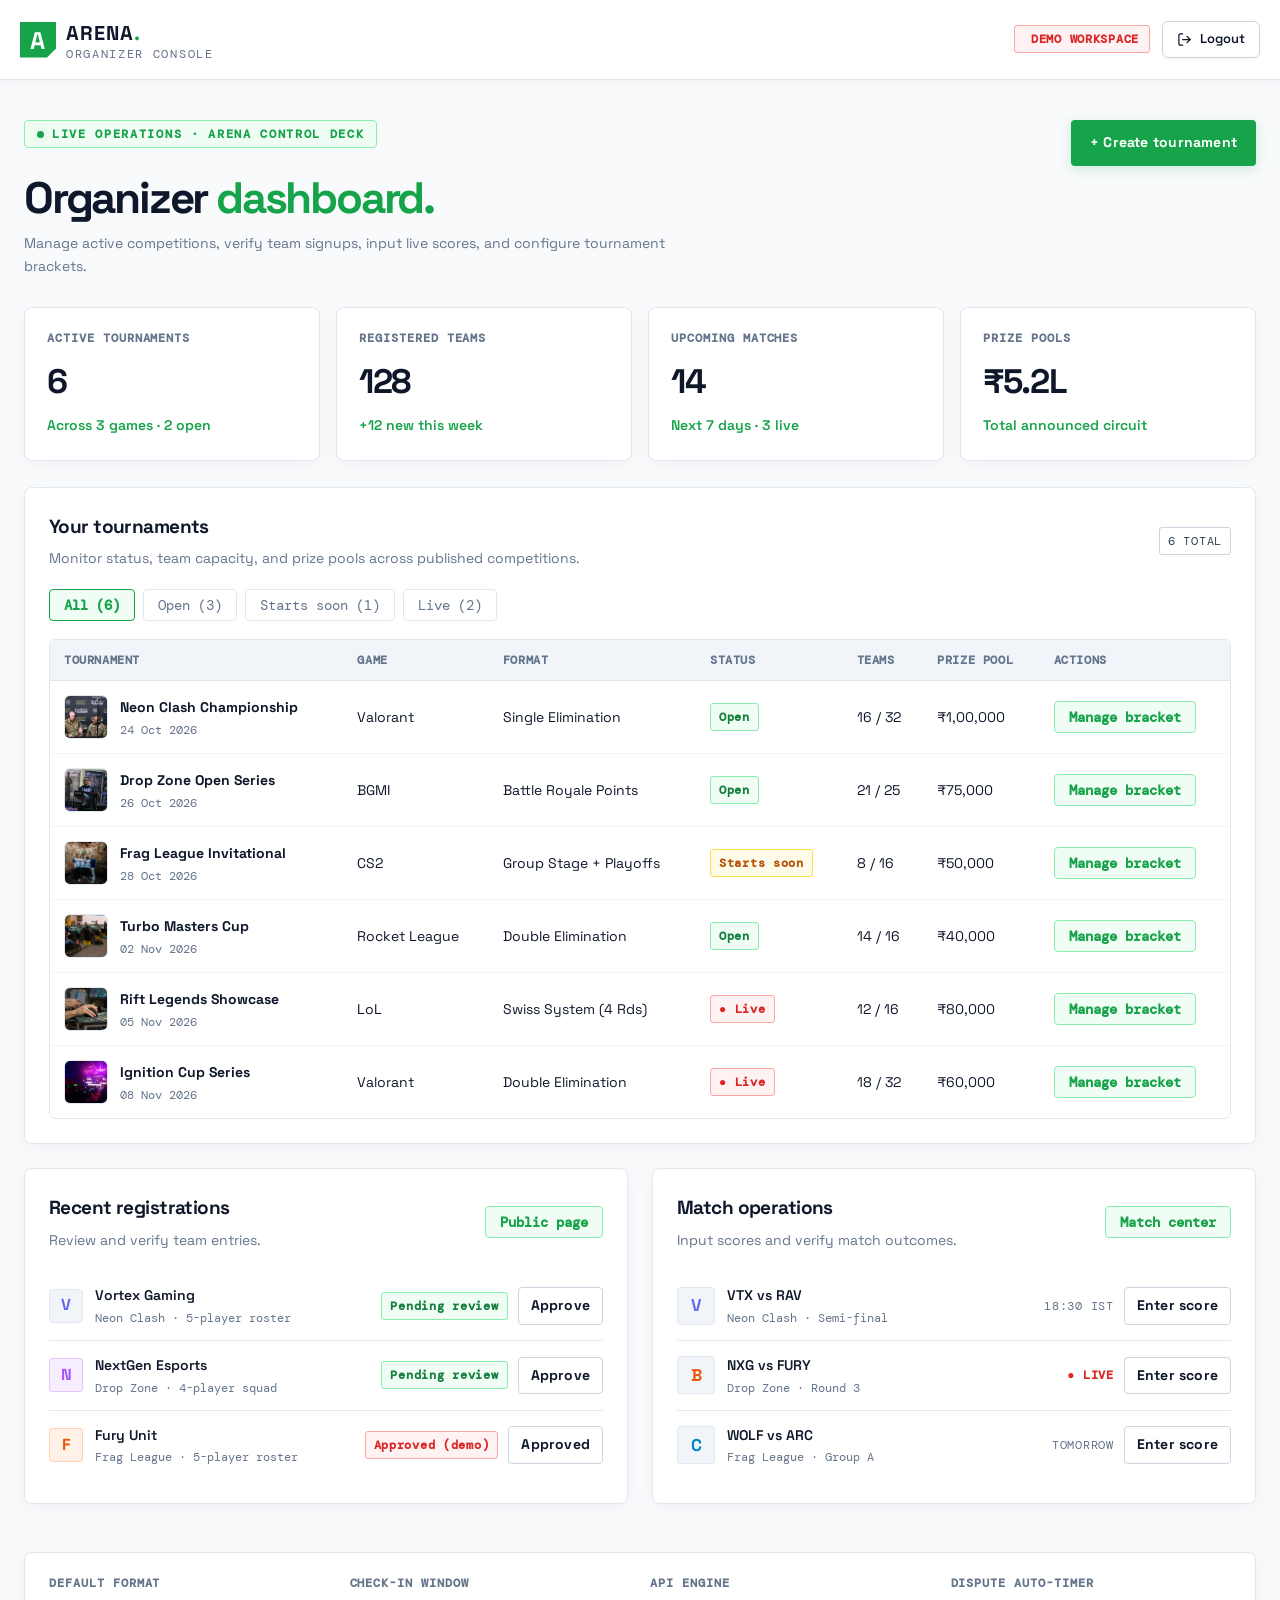
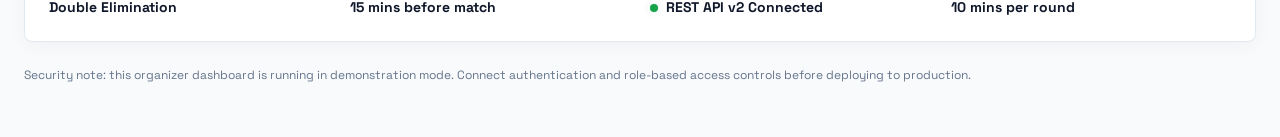
<file: admin.html>
<!doctype html>
<html lang="en">

<head>
    <meta charset="utf-8">
    <meta name="viewport" content="width=device-width,initial-scale=1">
    <title>Organizer Dashboard — ARENA</title>
    <link rel="stylesheet" href="assets/style.css">
    <link rel="icon" type="image/svg+xml" href="assets/favicon.svg">
    <link rel="alternate icon" href="assets/favicon.svg">
    <style>
        .site-header {
            position: fixed;
            top: 0;
            left: 0;
            right: 0;
            width: 100%;
            z-index: 1000;
        }
        body {
            padding-top: 80px;
        }
        @media (max-width: 820px) {
            body {
                padding-top: 68px;
            }
        }
        @media (max-width: 600px) {
            body {
                padding-top: 62px;
            }
        }
        .admin-table-wrap {
            overflow-x: auto;
            -webkit-overflow-scrolling: touch;
            scrollbar-width: thin;
            width: 100%;
            border: 1px solid var(--line);
            border-radius: 6px;
        }
        .admin-table-wrap::-webkit-scrollbar {
            height: 6px;
        }
        .admin-table-wrap::-webkit-scrollbar-track {
            background: var(--panel2);
            border-radius: 3px;
        }
        .admin-table-wrap::-webkit-scrollbar-thumb {
            background: var(--line-strong);
            border-radius: 3px;
        }
        .admin-table-wrap::-webkit-scrollbar-thumb:hover {
            background: var(--lime);
        }
        .admin-table-wrap table {
            min-width: 780px;
            width: 100%;
        }
    </style>
</head>

<body>
    <!-- ORGANIZER DASHBOARD HEADER -->
    <header class="site-header">
        <a class="brand" href="index.html">
            <span class="brand-mark">A</span>
            <span>ARENA<span class="brand-dot">.</span><small>ORGANIZER CONSOLE</small></span>
        </a>
        <div class="admin-header-actions">
            <span class="pill pill-live"><span class="status-pulse"></span> DEMO WORKSPACE</span>
            <a class="admin-logout-btn" href="index.html" title="Exit to platform">
                <svg width="15" height="15" viewBox="0 0 24 24" fill="none" stroke="currentColor" stroke-width="2" stroke-linecap="round" stroke-linejoin="round">
                    <path d="M9 21H5a2 2 0 0 1-2-2V5a2 2 0 0 1 2-2h4"></path>
                    <polyline points="16 17 21 12 16 7"></polyline>
                    <line x1="21" y1="12" x2="9" y2="12"></line>
                </svg>
                <span>Logout</span>
            </a>
        </div>
    </header>

    <!-- MAIN SINGLE-PAGE DASHBOARD CONTENT (NO SIDEBAR) -->
    <main class="admin-shell single-page">
        <div class="admin-content">
            <!-- HEADING & TOP ACTION -->
            <div class="admin-heading">
                <div>
                    <div class="eyebrow"><span class="live-dot"></span> LIVE OPERATIONS · ARENA CONTROL DECK</div>
                    <h1>Organizer <span>dashboard.</span></h1>
                    <p>Manage active competitions, verify team signups, input live scores, and configure tournament brackets.</p>
                </div>
                <button class="btn btn-primary" id="show-create-form">+ Create tournament</button>
            </div>

            <!-- METRIC CARDS -->
            <div class="admin-metrics">
                <div class="metric-card">
                    <small>ACTIVE TOURNAMENTS</small>
                    <strong id="metric-tournaments">6</strong>
                    <span>Across 3 games · 2 open</span>
                </div>
                <div class="metric-card">
                    <small>REGISTERED TEAMS</small>
                    <strong>128</strong>
                    <span>+12 new this week</span>
                </div>
                <div class="metric-card">
                    <small>UPCOMING MATCHES</small>
                    <strong>14</strong>
                    <span>Next 7 days · 3 live</span>
                </div>
                <div class="metric-card">
                    <small>PRIZE POOLS</small>
                    <strong>₹5.2L</strong>
                    <span>Total announced circuit</span>
                </div>
            </div>

            <!-- COLLAPSIBLE CREATE TOURNAMENT FORM -->
            <section class="admin-panel create-panel" id="create-panel" hidden>
                <div class="panel-heading">
                    <div>
                        <h2>Create a tournament</h2>
                        <p>Launch a new competition directly into the active circuit table.</p>
                    </div>
                    <button class="btn btn-ghost" id="hide-create-form">Close ×</button>
                </div>
                <form id="create-tournament-form" class="admin-form">
                    <label>Tournament name
                        <input required name="name" placeholder="e.g. Midnight Masters Cup">
                    </label>
                    <label>Game discipline
                        <select name="game">
                            <option>Valorant</option>
                            <option>BGMI</option>
                            <option>CS2</option>
                            <option>Rocket League</option>
                            <option>League of Legends</option>
                        </select>
                    </label>
                    <label>Prize pool
                        <input required name="prize" placeholder="e.g. ₹50,000">
                    </label>
                    <label>Team capacity
                        <input required type="number" min="2" max="512" name="capacity" value="16">
                    </label>
                    <button class="btn btn-primary" type="submit">Add demo tournament</button>
                </form>
                <p class="form-note">This is an interactive front-end demo. Changes are stored in-memory during this session.</p>
            </section>

            <!-- PUBLISHED TOURNAMENTS TABLE -->
            <section class="admin-panel" id="events">
                <div class="panel-heading">
                    <div>
                        <h2>Your tournaments</h2>
                        <p>Monitor status, team capacity, and prize pools across published competitions.</p>
                    </div>
                    <span class="pill">6 TOTAL</span>
                </div>

                <!-- Status Filter Buttons -->
                <div class="admin-table-filters">
                    <button class="admin-filter-btn active" data-admin-filter="all">All (6)</button>
                    <button class="admin-filter-btn" data-admin-filter="open">Open (3)</button>
                    <button class="admin-filter-btn" data-admin-filter="starts soon">Starts soon (1)</button>
                    <button class="admin-filter-btn" data-admin-filter="live">Live (2)</button>
                </div>

                <div class="admin-table-wrap">
                    <table>
                        <thead>
                            <tr>
                                <th>TOURNAMENT</th>
                                <th>GAME</th>
                                <th>FORMAT</th>
                                <th>STATUS</th>
                                <th>TEAMS</th>
                                <th>PRIZE POOL</th>
                                <th>ACTIONS</th>
                            </tr>
                        </thead>
                        <tbody id="admin-tournament-table">
                            <tr>
                                <td>
                                    <div class="admin-tourney-cell">
                                        <img class="admin-tourney-thumb" src="assets/images/05_2019_Road_to_TwithCon_Esports_tournament_Camp_Mabry_(32864489347).jpg" alt="Neon Clash">
                                        <div><strong>Neon Clash Championship</strong><small>24 Oct 2026</small></div>
                                    </div>
                                </td>
                                <td>Valorant</td>
                                <td>Single Elimination</td>
                                <td><span class="pill pill-open">Open</span></td>
                                <td>16 / 32</td>
                                <td>₹1,00,000</td>
                                <td><a class="text-link" href="tournament-detail.html">Manage bracket</a></td>
                            </tr>
                            <tr>
                                <td>
                                    <div class="admin-tourney-cell">
                                        <img class="admin-tourney-thumb" src="assets/images/16_2019_Road_to_TwithCon_Esports_tournament_Camp_Mabry_(40841674983).jpg" alt="Drop Zone">
                                        <div><strong>Drop Zone Open Series</strong><small>26 Oct 2026</small></div>
                                    </div>
                                </td>
                                <td>BGMI</td>
                                <td>Battle Royale Points</td>
                                <td><span class="pill pill-open">Open</span></td>
                                <td>21 / 25</td>
                                <td>₹75,000</td>
                                <td><a class="text-link" href="tournament-detail.html">Manage bracket</a></td>
                            </tr>
                            <tr>
                                <td>
                                    <div class="admin-tourney-cell">
                                        <img class="admin-tourney-thumb" src="assets/images/23_Coast_Guard_Gaming_Shines_in_First_International_Esports_Tournament_at_Ramstein_.jpg" alt="Frag League">
                                        <div><strong>Frag League Invitational</strong><small>28 Oct 2026</small></div>
                                    </div>
                                </td>
                                <td>CS2</td>
                                <td>Group Stage + Playoffs</td>
                                <td><span class="pill pill-soon">Starts soon</span></td>
                                <td>8 / 16</td>
                                <td>₹50,000</td>
                                <td><a class="text-link" href="tournament-detail.html">Manage bracket</a></td>
                            </tr>
                            <tr>
                                <td>
                                    <div class="admin-tourney-cell">
                                        <img class="admin-tourney-thumb" src="assets/images/26_DTM_esports,_EMS_2024,_Essen_(P1031995).jpg" alt="Turbo Masters">
                                        <div><strong>Turbo Masters Cup</strong><small>02 Nov 2026</small></div>
                                    </div>
                                </td>
                                <td>Rocket League</td>
                                <td>Double Elimination</td>
                                <td><span class="pill pill-open">Open</span></td>
                                <td>14 / 16</td>
                                <td>₹40,000</td>
                                <td><a class="text-link" href="tournament-detail.html">Manage bracket</a></td>
                            </tr>
                            <tr>
                                <td>
                                    <div class="admin-tourney-cell">
                                        <img class="admin-tourney-thumb" src="assets/images/34_Legends_are_born_during_esports_tournament_(4496043).jpg" alt="Rift Legends">
                                        <div><strong>Rift Legends Showcase</strong><small>05 Nov 2026</small></div>
                                    </div>
                                </td>
                                <td>LoL</td>
                                <td>Swiss System (4 Rds)</td>
                                <td><span class="pill pill-live">● Live</span></td>
                                <td>12 / 16</td>
                                <td>₹80,000</td>
                                <td><a class="text-link" href="tournament-detail.html">Manage bracket</a></td>
                            </tr>
                            <tr>
                                <td>
                                    <div class="admin-tourney-cell">
                                        <img class="admin-tourney-thumb" src="assets/images/21_2019_SEA_Games_Esports_Tekken_7_THA_vs_PHI.jpg" alt="Ignition Cup">
                                        <div><strong>Ignition Cup Series</strong><small>08 Nov 2026</small></div>
                                    </div>
                                </td>
                                <td>Valorant</td>
                                <td>Double Elimination</td>
                                <td><span class="pill pill-live">● Live</span></td>
                                <td>18 / 32</td>
                                <td>₹60,000</td>
                                <td><a class="text-link" href="tournament-detail.html">Manage bracket</a></td>
                            </tr>
                        </tbody>
                    </table>
                </div>
            </section>

            <!-- TWO-COLUMN OPERATIONS DESK -->
            <div class="admin-grid-two">
                <!-- COLUMN 1: RECENT REGISTRATIONS -->
                <section class="admin-panel" id="registrations">
                    <div class="panel-heading">
                        <div>
                            <h2>Recent registrations</h2>
                            <p>Review and verify team entries.</p>
                        </div>
                        <a class="text-link" href="tournaments.html">Public page</a>
                    </div>
                    <div class="registration-row">
                        <div class="registration-team-meta">
                            <span class="team-emblem">V</span>
                            <div class="registration-team-text">
                                <strong>Vortex Gaming</strong>
                                <small>Neon Clash · 5-player roster</small>
                            </div>
                        </div>
                        <div class="registration-actions">
                            <span class="pill pill-open">Pending review</span>
                            <button class="btn btn-small btn-outline" data-approve>Approve</button>
                        </div>
                    </div>
                    <div class="registration-row">
                        <div class="registration-team-meta">
                            <span class="team-emblem emblem-purple">N</span>
                            <div class="registration-team-text">
                                <strong>NextGen Esports</strong>
                                <small>Drop Zone · 4-player squad</small>
                            </div>
                        </div>
                        <div class="registration-actions">
                            <span class="pill pill-open">Pending review</span>
                            <button class="btn btn-small btn-outline" data-approve>Approve</button>
                        </div>
                    </div>
                    <div class="registration-row">
                        <div class="registration-team-meta">
                            <span class="team-emblem emblem-orange">F</span>
                            <div class="registration-team-text">
                                <strong>Fury Unit</strong>
                                <small>Frag League · 5-player roster</small>
                            </div>
                        </div>
                        <div class="registration-actions">
                            <span class="pill pill-live">Approved (demo)</span>
                            <button class="btn btn-small btn-outline" disabled>Approved</button>
                        </div>
                    </div>
                </section>

                <!-- COLUMN 2: MATCH OPERATIONS -->
                <section class="admin-panel" id="fixtures">
                    <div class="panel-heading">
                        <div>
                            <h2>Match operations</h2>
                            <p>Input scores and verify match outcomes.</p>
                        </div>
                        <a class="text-link" href="matches.html">Match center</a>
                    </div>
                    <div class="match-row compact">
                        <div class="match-game">
                            <span class="game-icon icon-v">V</span>
                            <div class="match-game-text">
                                <strong>VTX vs RAV</strong>
                                <small>Neon Clash · Semi-final</small>
                            </div>
                        </div>
                        <div class="match-row-actions">
                            <span class="match-status status-upcoming">18:30 IST</span>
                            <button class="btn btn-small btn-outline" data-score>Enter score</button>
                        </div>
                    </div>
                    <div class="match-row compact">
                        <div class="match-game">
                            <span class="game-icon icon-b">B</span>
                            <div class="match-game-text">
                                <strong>NXG vs FURY</strong>
                                <small>Drop Zone · Round 3</small>
                            </div>
                        </div>
                        <div class="match-row-actions">
                            <span class="match-status status-live">● LIVE</span>
                            <button class="btn btn-small btn-outline" data-score>Enter score</button>
                        </div>
                    </div>
                    <div class="match-row compact">
                        <div class="match-game">
                            <span class="game-icon icon-c">C</span>
                            <div class="match-game-text">
                                <strong>WOLF vs ARC</strong>
                                <small>Frag League · Group A</small>
                            </div>
                        </div>
                        <div class="match-row-actions">
                            <span class="match-status status-upcoming">TOMORROW</span>
                            <button class="btn btn-small btn-outline" data-score>Enter score</button>
                        </div>
                    </div>
                </section>
            </div>

            <!-- WORKSPACE SETTINGS & STATUS STRIP -->
            <div class="workspace-status-card" id="settings">
                <div class="workspace-status-item">
                    <small>DEFAULT FORMAT</small>
                    <strong>Double Elimination</strong>
                </div>
                <div class="workspace-status-item">
                    <small>CHECK-IN WINDOW</small>
                    <strong>15 mins before match</strong>
                </div>
                <div class="workspace-status-item">
                    <small>API ENGINE</small>
                    <strong><span class="dot-green"></span> REST API v2 Connected</strong>
                </div>
                <div class="workspace-status-item">
                    <small>DISPUTE AUTO-TIMER</small>
                    <strong>10 mins per round</strong>
                </div>
            </div>

            <p class="form-note">Security note: this organizer dashboard is running in demonstration mode. Connect
                authentication and role-based access controls before deploying to production.</p>
        </div>
    </main>

    <!-- BACK TO TOP BUTTON -->
    <button id="back-to-top" class="back-to-top" aria-label="Back to top" title="Back to top">
        <svg width="22" height="22" viewBox="0 0 24 24" fill="none" stroke="currentColor" stroke-width="2.5" stroke-linecap="round" stroke-linejoin="round">
            <polyline points="18 15 12 9 6 15"></polyline>
        </svg>
    </button>

    <script src="assets/app.js"></script>
</body>

</html>
</file>
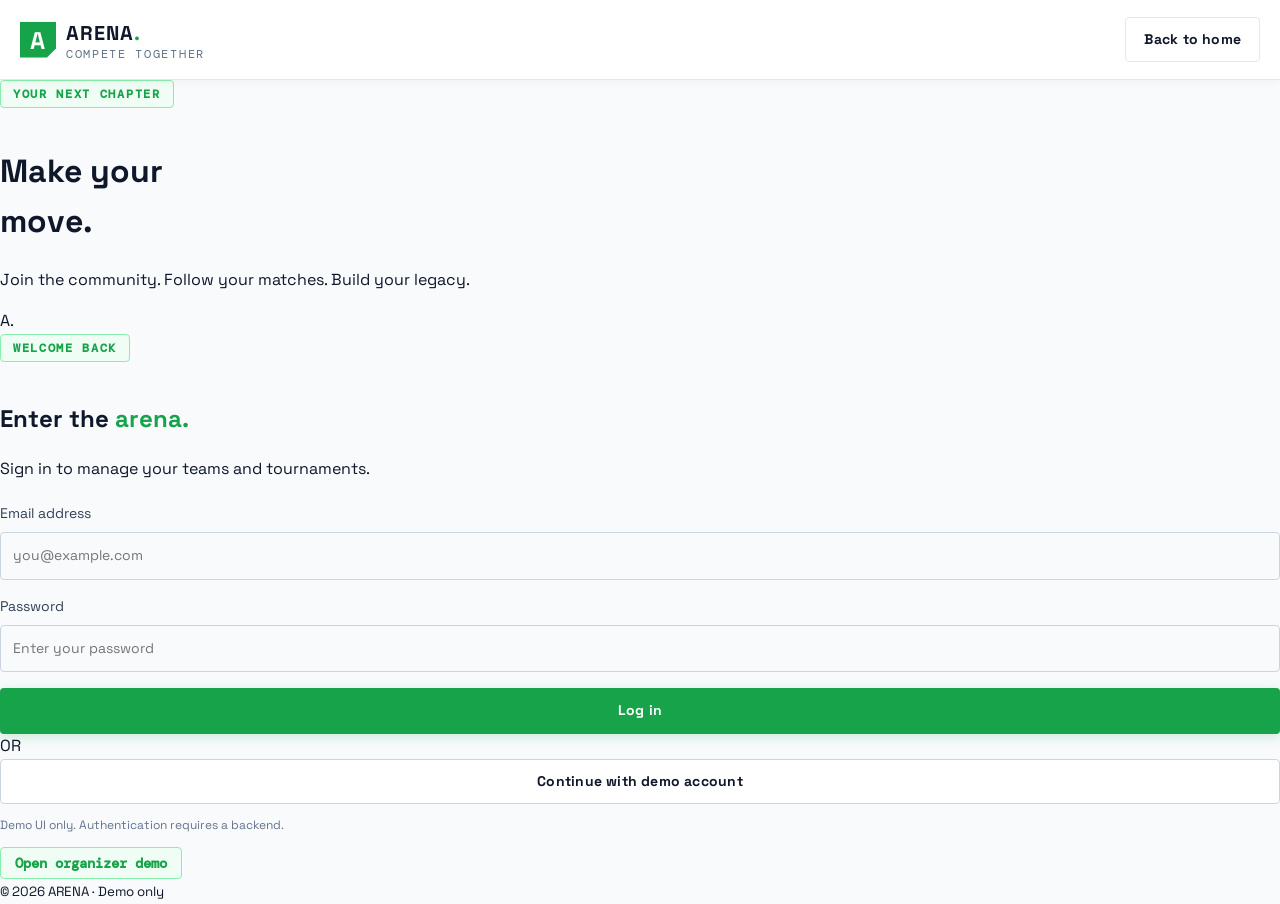
<file: login.html>
<!doctype html>
<html lang="en">

<head>
    <meta charset="utf-8">
    <meta name="viewport" content="width=device-width,initial-scale=1">
    <title>Login — ARENA</title>
    <link rel="stylesheet" href="assets/style.css">
    <link rel="icon" type="image/svg+xml" href="assets/favicon.svg">
    <link rel="alternate icon" href="assets/favicon.svg">
    <meta name="theme-color" content="#ffffff">
</head>

<body class="auth-body">
    <header class="site-header"><a class="brand" href="index.html"><span class="brand-mark">A</span><span>ARENA<span
                    class="brand-dot">.</span><small>COMPETE TOGETHER</small></span></a><a class="btn btn-ghost"
            href="index.html">Back to home</a></header>
    <main class="auth-wrap">
        <div class="auth-visual">
            <div class="eyebrow">YOUR NEXT CHAPTER</div>
            <h1>Make your<br><span>move.</span></h1>
            <p>Join the community. Follow your matches. Build your legacy.</p>
            <div class="auth-symbol">A<span>.</span></div>
        </div>
        <div class="auth-panel">
            <div class="eyebrow">WELCOME BACK</div>
            <h2>Enter the <span>arena.</span></h2>
            <p>Sign in to manage your teams and tournaments.</p>
            <form id="login-form"><label>Email address<input required type="email"
                        placeholder="you@example.com"></label><label>Password<input required type="password"
                        minlength="4" placeholder="Enter your password"></label><button class="btn btn-primary full"
                    type="submit">Log in</button></form>
            <div class="auth-divider"><span>OR</span></div><button class="btn btn-outline full" id="demo-login">Continue
                with demo account</button>
            <p class="form-note" id="login-message">Demo UI only. Authentication requires a backend.</p><a
                class="text-link" href="admin.html">Open organizer demo</a>
        </div>
    </main>
    <footer class="footer footer-simple"><small>© 2026 ARENA · Demo only</small></footer>
    <script src="assets/app.js"></script>
</body>

</html>
</file>
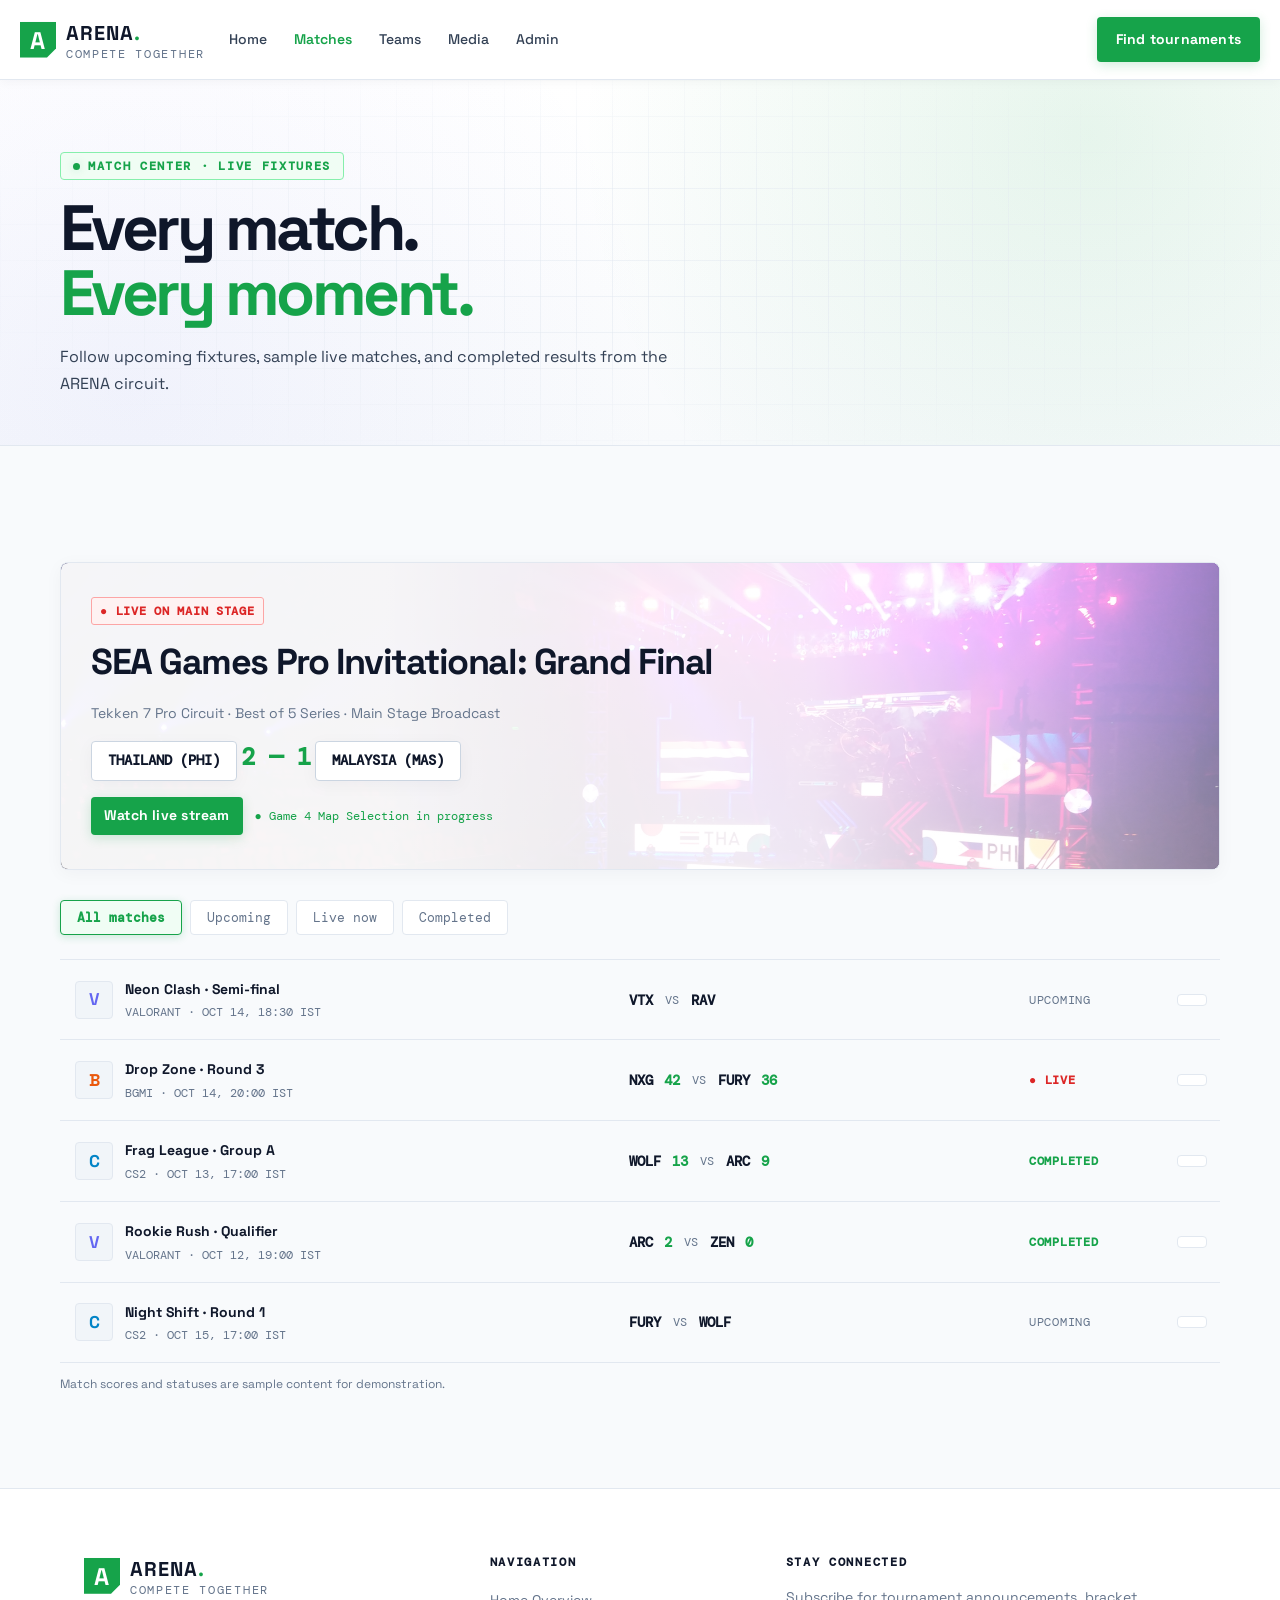
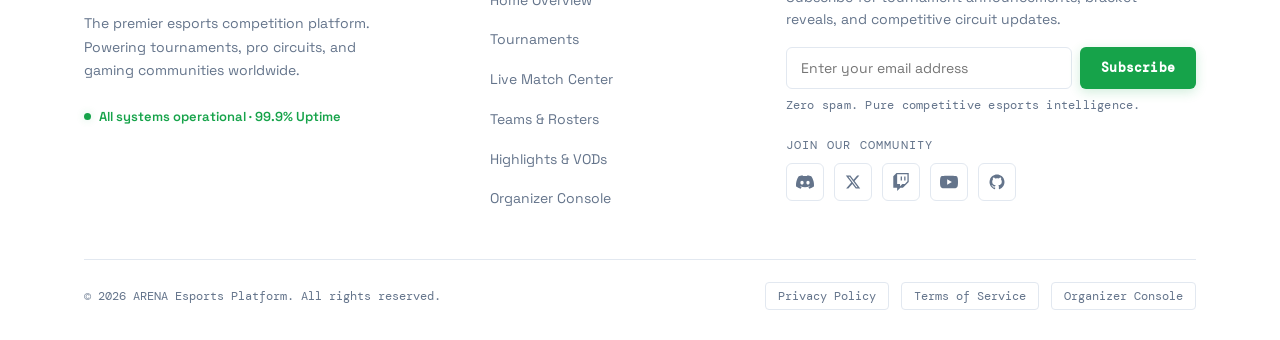
<file: matches.html>
<!doctype html>
<html lang="en">

<head>
    <meta charset="utf-8">
    <meta name="viewport" content="width=device-width,initial-scale=1">
    <title>Matches — ARENA</title>
    <link rel="stylesheet" href="assets/style.css">
    <link rel="icon" type="image/svg+xml" href="assets/favicon.svg">
    <link rel="alternate icon" href="assets/favicon.svg">
    <meta name="theme-color" content="#ffffff">
    <style>
        .site-header {
            position: fixed;
            top: 0;
            left: 0;
            right: 0;
            width: 100%;
            z-index: 1000;
        }
        body {
            padding-top: 80px;
        }
        @media (max-width: 820px) {
            body {
                padding-top: 68px;
            }
        }
        @media (max-width: 600px) {
            body {
                padding-top: 62px;
            }
        }
        body.nav-open .header-actions,
        .site-header:has(.nav.nav-open) .header-actions,
        .nav.nav-open ~ .header-actions {
            display: none !important;
        }
        .tab-bar {
            display: flex;
            flex-wrap: wrap;
            gap: 8px;
            margin-bottom: 24px;
        }
        .tab {
            background: var(--panel);
            border: 1px solid var(--line);
            color: var(--muted);
            font: 13px var(--mono);
            padding: 8px 16px;
            cursor: pointer;
            transition: all 0.2s ease;
            border-radius: 4px;
            white-space: nowrap;
            text-align: center;
        }
        .tab:hover {
            border-color: var(--lime);
            color: var(--text);
            background: var(--panel2);
        }
        .tab.active {
            border-color: var(--lime);
            color: var(--lime);
            background: var(--lime-subtle);
            font-weight: 600;
            box-shadow: 0 2px 8px var(--lime-glow);
        }
        @media (max-width: 520px) {
            .tab-bar {
                display: grid;
                grid-template-columns: repeat(2, 1fr);
                gap: 8px;
            }
            .tab {
                width: 100%;
                padding: 10px 8px;
                display: flex;
                align-items: center;
                justify-content: center;
            }
        }
        .match-list {
            border-top: 1px solid var(--line);
            overflow-x: auto;
            -webkit-overflow-scrolling: touch;
            scrollbar-width: thin;
            width: 100%;
            max-width: 100%;
        }
        .match-list::-webkit-scrollbar {
            height: 6px;
        }
        .match-list::-webkit-scrollbar-track {
            background: var(--panel2);
            border-radius: 3px;
        }
        .match-list::-webkit-scrollbar-thumb {
            background: var(--line-strong);
            border-radius: 3px;
        }
        .match-list::-webkit-scrollbar-thumb:hover {
            background: var(--lime);
        }
        .match-list .match-row {
            display: grid;
            grid-template-columns: minmax(220px, 1.4fr) minmax(180px, 1fr) 130px 28px;
            min-width: 620px;
            align-items: center;
            gap: 18px;
            padding: 19px 15px;
            border-bottom: 1px solid var(--line);
            background: transparent;
            transition: background .2s;
            color: var(--text);
            box-sizing: border-box;
        }
        .match-row .versus {
            justify-content: flex-start;
        }
    </style>
</head>

<body>
    <header class="site-header"><a class="brand" href="index.html"><span class="brand-mark">A</span><span>ARENA<span
                    class="brand-dot">.</span><small>COMPETE TOGETHER</small></span></a><button class="menu-toggle"
            aria-label="Toggle navigation" data-menu-toggle>☰</button>
        <nav class="nav" data-nav><a href="index.html">Home</a><!-- <a href="tournaments.html">Tournaments</a> (Hidden for future usage - redundant with CTA button) --><a
                class="active" href="matches.html">Matches</a><a href="teams.html">Teams</a><a
                href="media.html">Media</a><a href="admin.html">Admin</a>
      <div class="nav-mobile-cta">
        <a class="btn btn-primary" href="tournaments.html">Find tournaments</a>
      </div></nav>
        <div class="header-actions">
            <a class="btn btn-primary" href="tournaments.html">Find tournaments</a>
        </div>
    </header>
    <main>
        <section class="page-hero">
            <div class="eyebrow"><span class="live-dot"></span> MATCH CENTER · LIVE FIXTURES</div>
            <h1>Every match.<br><span>Every moment.</span></h1>
            <p>Follow upcoming fixtures, sample live matches, and completed results from the ARENA circuit.</p>
        </section>
        <section class="section wrap">
            <!-- FEATURED LIVE MATCH SPOTLIGHT -->
            <div class="match-spotlight-card">
                <div class="match-spotlight-content">
                    <span class="pill pill-live">● LIVE ON MAIN STAGE</span>
                    <h3>SEA Games Pro Invitational: Grand Final</h3>
                    <p style="color:var(--muted);font-size: 14px;margin:0 0 14px;">Tekken 7 Pro Circuit · Best of 5 Series · Main Stage Broadcast</p>
                    <div class="match-spotlight-teams">
                        <span class="spotlight-team-pill">THAILAND (PHI)</span>
                        <span class="spotlight-score">2 — 1</span>
                        <span class="spotlight-team-pill">MALAYSIA (MAS)</span>
                    </div>
                    <div style="display:flex;gap:12px;align-items:center;margin-top:16px;flex-wrap:wrap;">
                        <a class="btn btn-primary btn-small" href="tournament-detail.html">Watch live stream</a>
                        <span style="font: 12px var(--mono);color:var(--lime);">● Game 4 Map Selection in progress</span>
                    </div>
                </div>
            </div>

            <div class="tab-bar" role="tablist"><button class="tab active" data-match-tab="all">All
                    matches</button><button class="tab" data-match-tab="upcoming">Upcoming</button><button class="tab"
                    data-match-tab="live">Live now</button><button class="tab"
                    data-match-tab="completed">Completed</button></div>
            <div class="match-list match-list-large" id="match-list">
                <div class="match-row" data-state="upcoming">
                    <div class="match-game"><span class="game-icon icon-v">V</span>
                        <div><strong>Neon Clash · Semi-final</strong><small>VALORANT · OCT 14, 18:30 IST</small></div>
                    </div>
                    <div class="versus" style="justify-content: flex-start;"><b>VTX</b><span>VS</span><b>RAV</b></div><span
                        class="match-status status-upcoming">UPCOMING</span><a class="arrow-link"
                        href="tournament-detail.html"></a>
                </div>
                <div class="match-row" data-state="live">
                    <div class="match-game"><span class="game-icon icon-b">B</span>
                        <div><strong>Drop Zone · Round 3</strong><small>BGMI · OCT 14, 20:00 IST</small></div>
                    </div>
                    <div class="versus" style="justify-content: flex-start;"><b>NXG <em>42</em></b><span>VS</span><b>FURY <em>36</em></b></div><span
                        class="match-status status-live">● LIVE</span><a class="arrow-link"
                        href="tournament-detail.html"></a>
                </div>
                <div class="match-row" data-state="completed">
                    <div class="match-game"><span class="game-icon icon-c">C</span>
                        <div><strong>Frag League · Group A</strong><small>CS2 · OCT 13, 17:00 IST</small></div>
                    </div>
                    <div class="versus" style="justify-content: flex-start;"><b>WOLF <em>13</em></b><span>VS</span><b>ARC <em>9</em></b></div><span
                        class="match-status status-done">COMPLETED</span><a class="arrow-link"
                        href="tournament-detail.html"></a>
                </div>
                <div class="match-row" data-state="completed">
                    <div class="match-game"><span class="game-icon icon-v">V</span>
                        <div><strong>Rookie Rush · Qualifier</strong><small>VALORANT · OCT 12, 19:00 IST</small></div>
                    </div>
                    <div class="versus" style="justify-content: flex-start;"><b>ARC <em>2</em></b><span>VS</span><b>ZEN <em>0</em></b></div><span
                        class="match-status status-done">COMPLETED</span><a class="arrow-link"
                        href="tournament-detail.html"></a>
                </div>
                <div class="match-row" data-state="upcoming">
                    <div class="match-game"><span class="game-icon icon-c">C</span>
                        <div><strong>Night Shift · Round 1</strong><small>CS2 · OCT 15, 17:00 IST</small></div>
                    </div>
                    <div class="versus" style="justify-content: flex-start;"><b>FURY</b><span>VS</span><b>WOLF</b></div><span
                        class="match-status status-upcoming">UPCOMING</span><a class="arrow-link"
                        href="tournament-detail.html"></a>
                </div>
            </div>
            <p class="form-note">Match scores and statuses are sample content for demonstration.</p>
        </section>
    </main>
        <!-- CLEAN & MODERN FOOTER -->
    <footer class="footer-extended">
        <div class="wrap">
            <div class="footer-main-grid">
                <!-- Logo & Brand Section -->
                <div class="footer-col-brand">
                    <a class="brand" href="index.html">
                        <span class="brand-mark">A</span>
                        <span>ARENA<span class="brand-dot">.</span><small>COMPETE TOGETHER</small></span>
                    </a>
                    <p>The premier esports competition platform. Powering tournaments, pro circuits, and gaming communities worldwide.</p>
                    <div class="status-indicator">
                        <span class="status-pulse"></span>
                        <span>All systems operational · 99.9% Uptime</span>
                    </div>
                </div>

                <!-- Simple Links Section -->
                <div class="footer-col footer-col-links">
                    <h4>Navigation</h4>
                    <ul class="footer-simple-links">
                        <li><a href="index.html">Home Overview</a></li>
                        <li><a href="tournaments.html">Tournaments</a></li>
                        <li><a href="matches.html">Live Match Center</a></li>
                        <li><a href="teams.html">Teams &amp; Rosters</a></li>
                        <li><a href="media.html">Highlights &amp; VODs</a></li>
                        <li><a href="admin.html">Organizer Console</a></li>
                    </ul>
                </div>

                <!-- Newsletter & Social Section -->
                <div class="footer-col footer-col-newsletter">
                    <h4>Stay Connected</h4>
                    <p class="newsletter-desc">Subscribe for tournament announcements, bracket reveals, and competitive circuit updates.</p>
                    <form class="footer-newsletter-form" id="newsletter-form" action="#">
                        <div class="newsletter-input-wrap">
                            <input type="email" class="newsletter-input" placeholder="Enter your email address" required aria-label="Email address">
                            <button type="submit" class="btn btn-primary newsletter-btn">Subscribe</button>
                        </div>
                        <span class="newsletter-note">Zero spam. Pure competitive esports intelligence.</span>
                    </form>

                    <div class="footer-social-wrap">
                        <span class="footer-social-label">Join our community</span>
                        <div class="social-icons-group">
                            <a href="#" class="social-icon-btn" aria-label="Discord" title="Discord">
                                <svg width="18" height="18" viewBox="0 0 24 24" fill="currentColor">
                                    <path d="M20.317 4.37a19.791 19.791 0 0 0-4.885-1.515.074.074 0 0 0-.079.037c-.21.375-.444.864-.608 1.25a18.27 18.27 0 0 0-5.487 0 12.64 12.64 0 0 0-.617-1.25.077.077 0 0 0-.079-.037A19.736 19.736 0 0 0 3.677 4.37a.07.07 0 0 0-.032.027C.533 9.046-.32 13.58.099 18.057a.082.082 0 0 0 .031.057 19.9 19.9 0 0 0 5.993 3.03.078.078 0 0 0 .084-.028c.462-.63.874-1.295 1.226-1.994.021-.041.001-.09-.041-.106a13.107 13.107 0 0 1-1.872-.892.077.077 0 0 1-.008-.128 10.2 10.2 0 0 0 .372-.292.074.074 0 0 1 .077-.01c3.929 1.793 8.18 1.793 12.061 0a.074.074 0 0 1 .078.01c.12.098.246.198.373.292a.077.077 0 0 1-.006.127 12.299 12.299 0 0 1-1.873.894.077.077 0 0 0-.041.107c.36.698.772 1.362 1.225 1.993a.076.076 0 0 0 .084.028 19.839 19.839 0 0 0 6.002-3.03.077.077 0 0 0 .032-.054c.5-5.177-.838-9.674-3.549-13.66a.061.061 0 0 0-.031-.028zM8.02 15.33c-1.183 0-2.157-1.085-2.157-2.419 0-1.333.956-2.419 2.157-2.419 1.21 0 2.176 1.096 2.157 2.42 0 1.333-.956 2.418-2.157 2.418zm7.975 0c-1.183 0-2.157-1.085-2.157-2.419 0-1.333.955-2.419 2.157-2.419 1.21 0 2.176 1.096 2.157 2.42 0 1.333-.946 2.418-2.157 2.418z"/>
                                </svg>
                            </a>
                            <a href="#" class="social-icon-btn" aria-label="X / Twitter" title="X / Twitter">
                                <svg width="16" height="16" viewBox="0 0 24 24" fill="currentColor">
                                    <path d="M18.244 2.25h3.308l-7.227 8.26 8.502 11.24H16.17l-5.214-6.817L4.99 21.75H1.68l7.73-8.835L1.254 2.25H8.08l4.713 6.231zm-1.161 17.52h1.833L7.084 4.126H5.117z"/>
                                </svg>
                            </a>
                            <a href="#" class="social-icon-btn" aria-label="Twitch" title="Twitch">
                                <svg width="18" height="18" viewBox="0 0 24 24" fill="currentColor">
                                    <path d="M11.571 4.714h1.715v5.143H11.57zm4.715 0H18v5.143h-1.714zM6 0L1.714 4.286v15.428h5.143V24l4.286-4.286h3.428L22.286 12V0zm14.571 11.143l-3.428 3.428h-3.429l-3 3v-3H6.857V1.714h13.714Z"/>
                                </svg>
                            </a>
                            <a href="#" class="social-icon-btn" aria-label="YouTube" title="YouTube">
                                <svg width="18" height="18" viewBox="0 0 24 24" fill="currentColor">
                                    <path d="M23.498 6.186a3.016 3.016 0 0 0-2.122-2.136C19.505 3.545 12 3.545 12 3.545s-7.505 0-9.377.505A3.017 3.017 0 0 0 .502 6.186C0 8.07 0 12 0 12s0 3.93.502 5.814a3.016 3.016 0 0 0 2.122 2.136c1.871.505 9.376.505 9.376.505s7.505 0 9.377-.505a3.015 3.015 0 0 0 2.122-2.136C24 15.93 24 12 24 12s0-3.93-.502-5.814zM9.545 15.568V8.432L15.818 12l-6.273 3.568z"/>
                                </svg>
                            </a>
                            <a href="#" class="social-icon-btn" aria-label="GitHub" title="GitHub">
                                <svg width="18" height="18" viewBox="0 0 24 24" fill="currentColor">
                                    <path fill-rule="evenodd" clip-rule="evenodd" d="M12 2C6.477 2 2 6.484 2 12.017c0 4.425 2.865 8.18 6.839 9.504.5.092.682-.217.682-.483 0-.237-.008-.868-.013-1.703-2.782.605-3.369-1.343-3.369-1.343-.454-1.158-1.11-1.466-1.11-1.466-.908-.62.069-.608.069-.608 1.003.07 1.53 1.032 1.53 1.032.892 1.53 2.341 1.088 2.91.832.092-.647.35-1.088.636-1.338-2.22-.253-4.555-1.113-4.555-4.951 0-1.093.39-1.988 1.029-2.688-.103-.253-.446-1.272.098-2.65 0 0 .84-.27 2.75 1.026A9.564 9.564 0 0112 6.844c.85.004 1.705.115 2.504.337 1.909-1.296 2.747-1.027 2.747-1.027.546 1.379.202 2.398.1 2.651.64.7 1.028 1.595 1.028 2.688 0 3.848-2.339 4.695-4.566 4.943.359.309.678.92.678 1.855 0 1.338-.012 2.419-.012 2.747 0 .268.18.58.688.482A10.019 10.019 0 0022 12.017C22 6.484 17.522 2 12 2z"/>
                                </svg>
                            </a>
                        </div>
                    </div>
                </div>
            </div>

            <!-- Bottom Bar -->
            <div class="footer-bottom-bar">
                <div>© 2026 ARENA Esports Platform. All rights reserved.</div>
                <div class="footer-bottom-links">
                    <a href="index.html" class="footer-pill-link">Privacy Policy</a>
                    <a href="index.html" class="footer-pill-link">Terms of Service</a>
                    <a href="admin.html" class="footer-pill-link">Organizer Console</a>
                </div>
            </div>
        </div>
    </footer>
    <!-- BACK TO TOP BUTTON -->
    <button id="back-to-top" class="back-to-top" aria-label="Back to top" title="Back to top">
        <svg width="22" height="22" viewBox="0 0 24 24" fill="none" stroke="currentColor" stroke-width="2.5" stroke-linecap="round" stroke-linejoin="round">
            <polyline points="18 15 12 9 6 15"></polyline>
        </svg>
    </button>

    <script src="assets/app.js"></script>
</body>

</html>
</file>
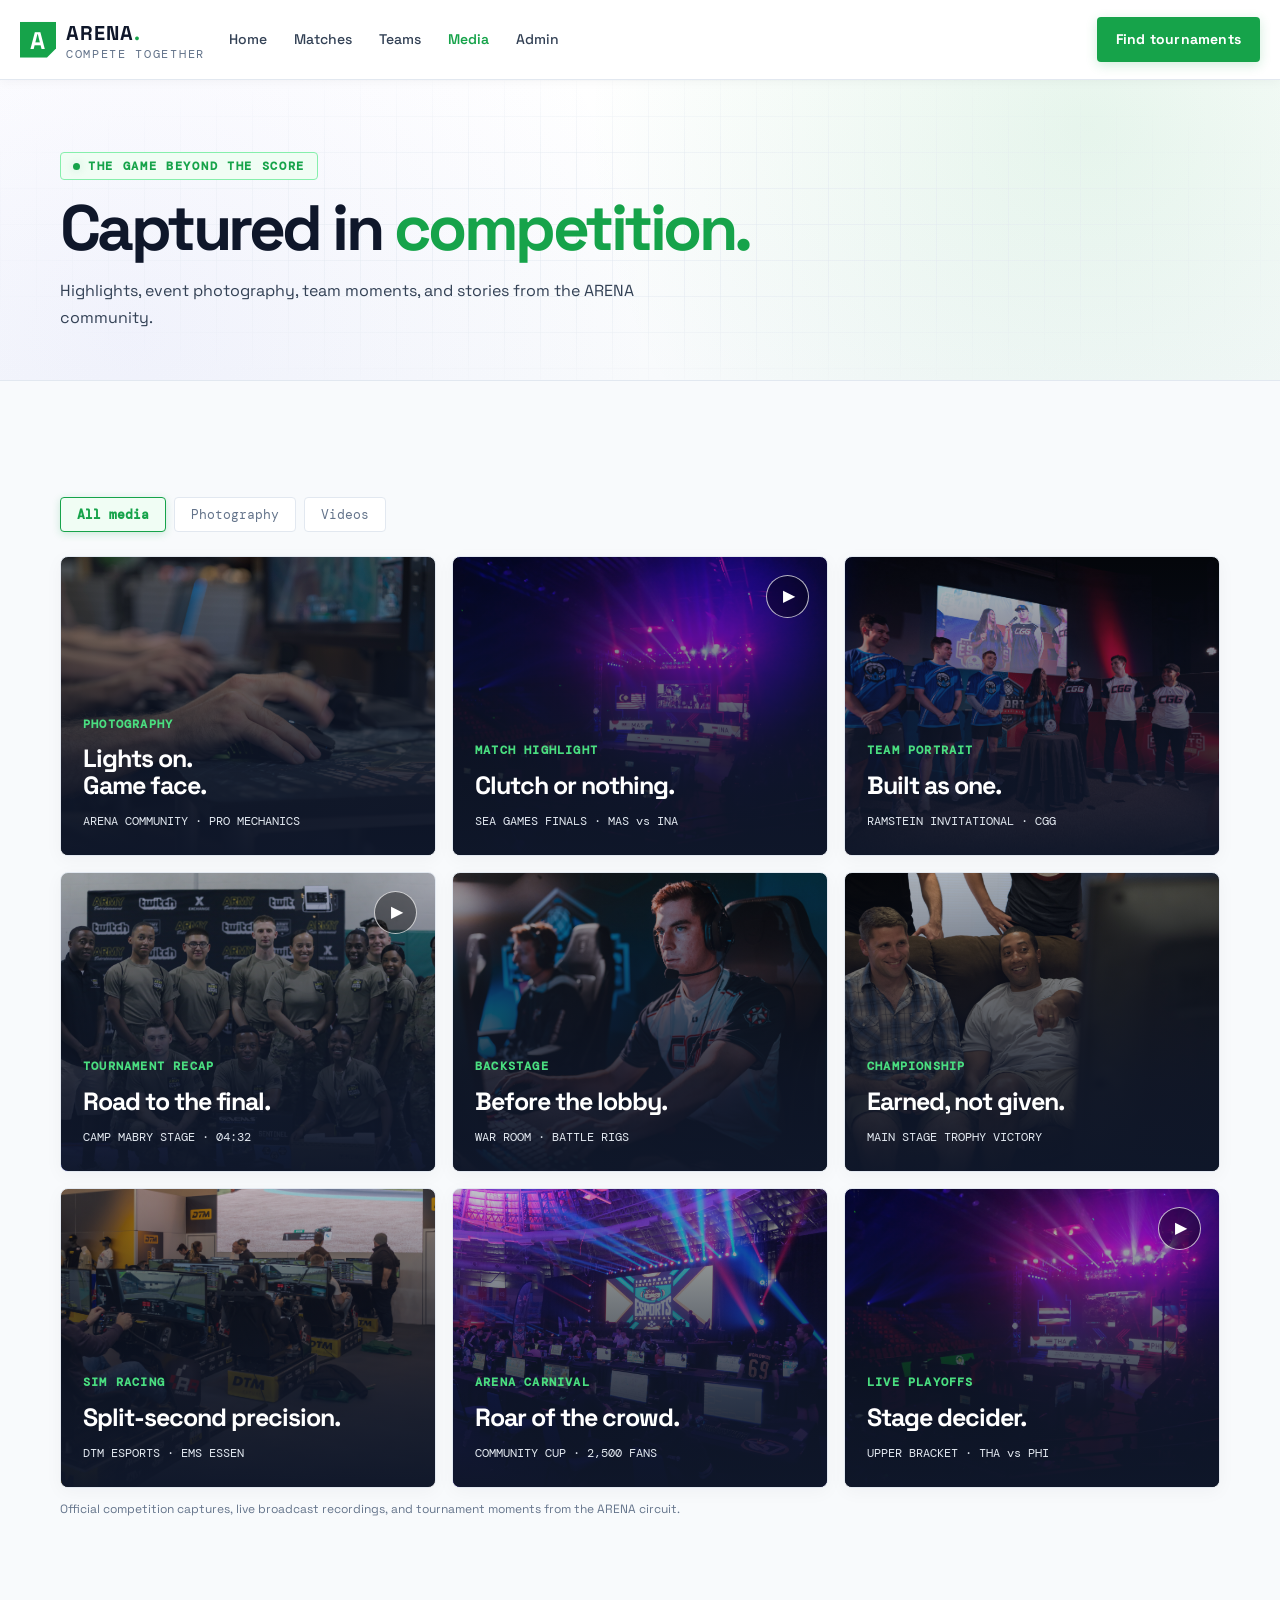
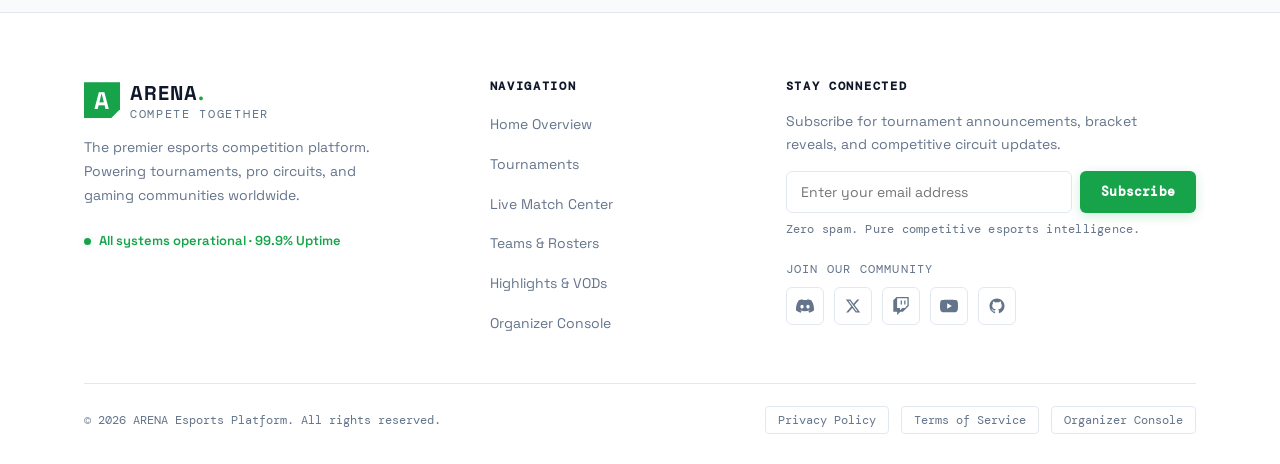
<file: media.html>
<!doctype html>
<html lang="en">

<head>
    <meta charset="utf-8">
    <meta name="viewport" content="width=device-width,initial-scale=1">
    <title>Media Gallery — ARENA</title>
    <link rel="stylesheet" href="assets/style.css">
    <link rel="icon" type="image/svg+xml" href="assets/favicon.svg">
    <link rel="alternate icon" href="assets/favicon.svg">
    <meta name="theme-color" content="#ffffff">
</head>

<body>
    <header class="site-header"><a class="brand" href="index.html"><span class="brand-mark">A</span><span>ARENA<span
                    class="brand-dot">.</span><small>COMPETE TOGETHER</small></span></a><button class="menu-toggle"
            aria-label="Toggle navigation" data-menu-toggle>☰</button>
        <nav class="nav" data-nav><a href="index.html">Home</a><!-- <a href="tournaments.html">Tournaments</a> (Hidden for future usage - redundant with CTA button) --><a
                href="matches.html">Matches</a><a href="teams.html">Teams</a><a class="active"
                href="media.html">Media</a><a href="admin.html">Admin</a>
      <div class="nav-mobile-cta">
        <a class="btn btn-primary" href="tournaments.html">Find tournaments</a>
      </div></nav>
        <div class="header-actions">
            <a class="btn btn-primary" href="tournaments.html">Find tournaments</a>
        </div>
    </header>
    <main>
        <section class="page-hero">
            <div class="eyebrow"><span class="live-dot"></span> THE GAME BEYOND THE SCORE</div>
            <h1>Captured in <span>competition.</span></h1>
            <p>Highlights, event photography, team moments, and stories from the ARENA community.</p>
        </section>
        <section class="section wrap">
            <div class="tab-bar" role="tablist"><button class="tab active" data-media-tab="all">All
                    media</button><button class="tab" data-media-tab="photo">Photography</button><button class="tab"
                    data-media-tab="video">Videos</button></div>
            <div class="media-grid" id="media-grid">
                <article class="media-card media-one" data-type="photo">
                    <div class="media-overlay"><span class="media-type">PHOTOGRAPHY</span>
                        <h3>Lights on.<br>Game face.</h3><small>ARENA COMMUNITY · PRO MECHANICS</small>
                    </div>
                </article>
                <article class="media-card media-two" data-type="video">
                    <div class="play-icon">▶</div>
                    <div class="media-overlay"><span class="media-type">MATCH HIGHLIGHT</span>
                        <h3>Clutch or nothing.</h3><small>SEA GAMES FINALS · MAS vs INA</small>
                    </div>
                </article>
                <article class="media-card media-three" data-type="photo">
                    <div class="media-overlay"><span class="media-type">TEAM PORTRAIT</span>
                        <h3>Built as one.</h3><small>RAMSTEIN INVITATIONAL · CGG</small>
                    </div>
                </article>
                <article class="media-card media-four" data-type="video">
                    <div class="play-icon">▶</div>
                    <div class="media-overlay"><span class="media-type">TOURNAMENT RECAP</span>
                        <h3>Road to the final.</h3><small>CAMP MABRY STAGE · 04:32</small>
                    </div>
                </article>
                <article class="media-card media-five" data-type="photo">
                    <div class="media-overlay"><span class="media-type">BACKSTAGE</span>
                        <h3>Before the lobby.</h3><small>WAR ROOM · BATTLE RIGS</small>
                    </div>
                </article>
                <article class="media-card media-six" data-type="photo">
                    <div class="media-overlay"><span class="media-type">CHAMPIONSHIP</span>
                        <h3>Earned, not given.</h3><small>MAIN STAGE TROPHY VICTORY</small>
                    </div>
                </article>
                <article class="media-card media-seven" data-type="photo">
                    <div class="media-overlay"><span class="media-type">SIM RACING</span>
                        <h3>Split-second precision.</h3><small>DTM ESPORTS · EMS ESSEN</small>
                    </div>
                </article>
                <article class="media-card media-eight" data-type="photo">
                    <div class="media-overlay"><span class="media-type">ARENA CARNIVAL</span>
                        <h3>Roar of the crowd.</h3><small>COMMUNITY CUP · 2,500 FANS</small>
                    </div>
                </article>
                <article class="media-card media-nine" data-type="video">
                    <div class="play-icon">▶</div>
                    <div class="media-overlay"><span class="media-type">LIVE PLAYOFFS</span>
                        <h3>Stage decider.</h3><small>UPPER BRACKET · THA vs PHI</small>
                    </div>
                </article>
            </div>
            <p class="form-note">Official competition captures, live broadcast recordings, and tournament moments from the ARENA circuit.</p>
        </section>
    </main>
        <!-- CLEAN & MODERN FOOTER -->
    <footer class="footer-extended">
        <div class="wrap">
            <div class="footer-main-grid">
                <!-- Logo & Brand Section -->
                <div class="footer-col-brand">
                    <a class="brand" href="index.html">
                        <span class="brand-mark">A</span>
                        <span>ARENA<span class="brand-dot">.</span><small>COMPETE TOGETHER</small></span>
                    </a>
                    <p>The premier esports competition platform. Powering tournaments, pro circuits, and gaming communities worldwide.</p>
                    <div class="status-indicator">
                        <span class="status-pulse"></span>
                        <span>All systems operational · 99.9% Uptime</span>
                    </div>
                </div>

                <!-- Simple Links Section -->
                <div class="footer-col footer-col-links">
                    <h4>Navigation</h4>
                    <ul class="footer-simple-links">
                        <li><a href="index.html">Home Overview</a></li>
                        <li><a href="tournaments.html">Tournaments</a></li>
                        <li><a href="matches.html">Live Match Center</a></li>
                        <li><a href="teams.html">Teams &amp; Rosters</a></li>
                        <li><a href="media.html">Highlights &amp; VODs</a></li>
                        <li><a href="admin.html">Organizer Console</a></li>
                    </ul>
                </div>

                <!-- Newsletter & Social Section -->
                <div class="footer-col footer-col-newsletter">
                    <h4>Stay Connected</h4>
                    <p class="newsletter-desc">Subscribe for tournament announcements, bracket reveals, and competitive circuit updates.</p>
                    <form class="footer-newsletter-form" id="newsletter-form" action="#">
                        <div class="newsletter-input-wrap">
                            <input type="email" class="newsletter-input" placeholder="Enter your email address" required aria-label="Email address">
                            <button type="submit" class="btn btn-primary newsletter-btn">Subscribe</button>
                        </div>
                        <span class="newsletter-note">Zero spam. Pure competitive esports intelligence.</span>
                    </form>

                    <div class="footer-social-wrap">
                        <span class="footer-social-label">Join our community</span>
                        <div class="social-icons-group">
                            <a href="#" class="social-icon-btn" aria-label="Discord" title="Discord">
                                <svg width="18" height="18" viewBox="0 0 24 24" fill="currentColor">
                                    <path d="M20.317 4.37a19.791 19.791 0 0 0-4.885-1.515.074.074 0 0 0-.079.037c-.21.375-.444.864-.608 1.25a18.27 18.27 0 0 0-5.487 0 12.64 12.64 0 0 0-.617-1.25.077.077 0 0 0-.079-.037A19.736 19.736 0 0 0 3.677 4.37a.07.07 0 0 0-.032.027C.533 9.046-.32 13.58.099 18.057a.082.082 0 0 0 .031.057 19.9 19.9 0 0 0 5.993 3.03.078.078 0 0 0 .084-.028c.462-.63.874-1.295 1.226-1.994.021-.041.001-.09-.041-.106a13.107 13.107 0 0 1-1.872-.892.077.077 0 0 1-.008-.128 10.2 10.2 0 0 0 .372-.292.074.074 0 0 1 .077-.01c3.929 1.793 8.18 1.793 12.061 0a.074.074 0 0 1 .078.01c.12.098.246.198.373.292a.077.077 0 0 1-.006.127 12.299 12.299 0 0 1-1.873.894.077.077 0 0 0-.041.107c.36.698.772 1.362 1.225 1.993a.076.076 0 0 0 .084.028 19.839 19.839 0 0 0 6.002-3.03.077.077 0 0 0 .032-.054c.5-5.177-.838-9.674-3.549-13.66a.061.061 0 0 0-.031-.028zM8.02 15.33c-1.183 0-2.157-1.085-2.157-2.419 0-1.333.956-2.419 2.157-2.419 1.21 0 2.176 1.096 2.157 2.42 0 1.333-.956 2.418-2.157 2.418zm7.975 0c-1.183 0-2.157-1.085-2.157-2.419 0-1.333.955-2.419 2.157-2.419 1.21 0 2.176 1.096 2.157 2.42 0 1.333-.946 2.418-2.157 2.418z"/>
                                </svg>
                            </a>
                            <a href="#" class="social-icon-btn" aria-label="X / Twitter" title="X / Twitter">
                                <svg width="16" height="16" viewBox="0 0 24 24" fill="currentColor">
                                    <path d="M18.244 2.25h3.308l-7.227 8.26 8.502 11.24H16.17l-5.214-6.817L4.99 21.75H1.68l7.73-8.835L1.254 2.25H8.08l4.713 6.231zm-1.161 17.52h1.833L7.084 4.126H5.117z"/>
                                </svg>
                            </a>
                            <a href="#" class="social-icon-btn" aria-label="Twitch" title="Twitch">
                                <svg width="18" height="18" viewBox="0 0 24 24" fill="currentColor">
                                    <path d="M11.571 4.714h1.715v5.143H11.57zm4.715 0H18v5.143h-1.714zM6 0L1.714 4.286v15.428h5.143V24l4.286-4.286h3.428L22.286 12V0zm14.571 11.143l-3.428 3.428h-3.429l-3 3v-3H6.857V1.714h13.714Z"/>
                                </svg>
                            </a>
                            <a href="#" class="social-icon-btn" aria-label="YouTube" title="YouTube">
                                <svg width="18" height="18" viewBox="0 0 24 24" fill="currentColor">
                                    <path d="M23.498 6.186a3.016 3.016 0 0 0-2.122-2.136C19.505 3.545 12 3.545 12 3.545s-7.505 0-9.377.505A3.017 3.017 0 0 0 .502 6.186C0 8.07 0 12 0 12s0 3.93.502 5.814a3.016 3.016 0 0 0 2.122 2.136c1.871.505 9.376.505 9.376.505s7.505 0 9.377-.505a3.015 3.015 0 0 0 2.122-2.136C24 15.93 24 12 24 12s0-3.93-.502-5.814zM9.545 15.568V8.432L15.818 12l-6.273 3.568z"/>
                                </svg>
                            </a>
                            <a href="#" class="social-icon-btn" aria-label="GitHub" title="GitHub">
                                <svg width="18" height="18" viewBox="0 0 24 24" fill="currentColor">
                                    <path fill-rule="evenodd" clip-rule="evenodd" d="M12 2C6.477 2 2 6.484 2 12.017c0 4.425 2.865 8.18 6.839 9.504.5.092.682-.217.682-.483 0-.237-.008-.868-.013-1.703-2.782.605-3.369-1.343-3.369-1.343-.454-1.158-1.11-1.466-1.11-1.466-.908-.62.069-.608.069-.608 1.003.07 1.53 1.032 1.53 1.032.892 1.53 2.341 1.088 2.91.832.092-.647.35-1.088.636-1.338-2.22-.253-4.555-1.113-4.555-4.951 0-1.093.39-1.988 1.029-2.688-.103-.253-.446-1.272.098-2.65 0 0 .84-.27 2.75 1.026A9.564 9.564 0 0112 6.844c.85.004 1.705.115 2.504.337 1.909-1.296 2.747-1.027 2.747-1.027.546 1.379.202 2.398.1 2.651.64.7 1.028 1.595 1.028 2.688 0 3.848-2.339 4.695-4.566 4.943.359.309.678.92.678 1.855 0 1.338-.012 2.419-.012 2.747 0 .268.18.58.688.482A10.019 10.019 0 0022 12.017C22 6.484 17.522 2 12 2z"/>
                                </svg>
                            </a>
                        </div>
                    </div>
                </div>
            </div>

            <!-- Bottom Bar -->
            <div class="footer-bottom-bar">
                <div>© 2026 ARENA Esports Platform. All rights reserved.</div>
                <div class="footer-bottom-links">
                    <a href="index.html" class="footer-pill-link">Privacy Policy</a>
                    <a href="index.html" class="footer-pill-link">Terms of Service</a>
                    <a href="admin.html" class="footer-pill-link">Organizer Console</a>
                </div>
            </div>
        </div>
    </footer>

    <!-- BACK TO TOP BUTTON -->
    <button id="back-to-top" class="back-to-top" aria-label="Back to top" title="Back to top">
        <svg width="22" height="22" viewBox="0 0 24 24" fill="none" stroke="currentColor" stroke-width="2.5" stroke-linecap="round" stroke-linejoin="round">
            <polyline points="18 15 12 9 6 15"></polyline>
        </svg>
    </button>

    <script src="assets/app.js"></script>
</body>

</html>
</file>
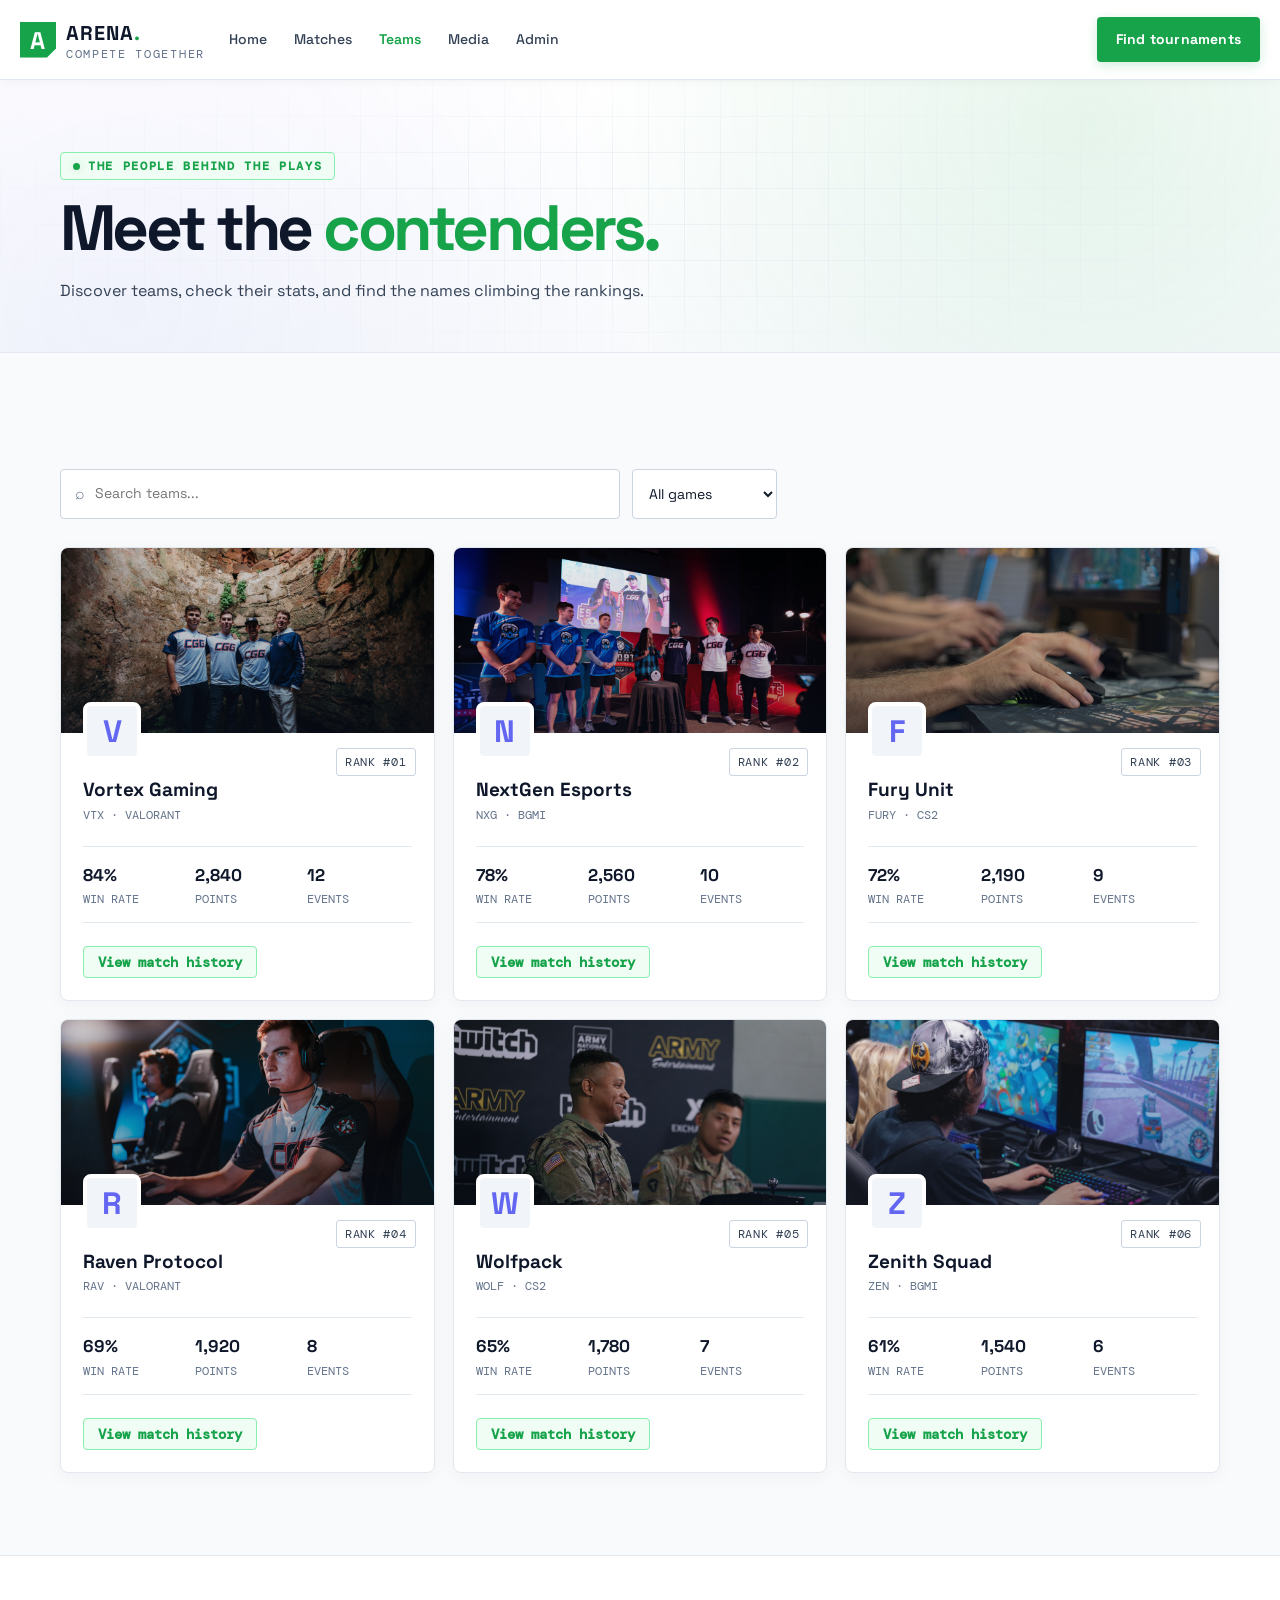
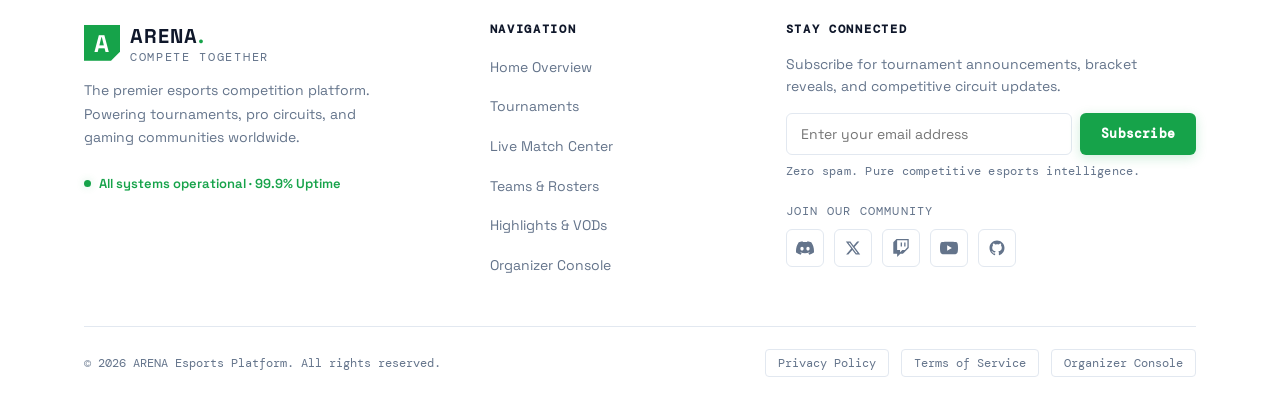
<file: teams.html>
<!doctype html>
<html lang="en">

<head>
    <meta charset="utf-8">
    <meta name="viewport" content="width=device-width,initial-scale=1">
    <title>Teams & Players — ARENA</title>
    <link rel="stylesheet" href="assets/style.css">
    <link rel="icon" type="image/svg+xml" href="assets/favicon.svg">
    <link rel="alternate icon" href="assets/favicon.svg">
    <meta name="theme-color" content="#ffffff">
    <style>
        .site-header {
            position: fixed;
            top: 0;
            left: 0;
            right: 0;
            width: 100%;
            z-index: 1000;
        }
        body {
            padding-top: 80px;
        }
        body.nav-open .header-actions,
        .site-header:has(.nav.nav-open) .header-actions,
        .nav.nav-open ~ .header-actions {
            display: none !important;
        }
        @media (max-width: 820px) {
            body {
                padding-top: 68px;
            }
        }
        @media (max-width: 600px) {
            body {
                padding-top: 62px;
            }
        }
        .team-card-banner {
            height: 185px;
            background-position: center 20%;
        }
        .team-card-banner:after {
            background: linear-gradient(180deg, rgba(15, 23, 42, 0.05) 0%, rgba(15, 23, 42, 0.4) 100%);
        }
        .team-card > .pill {
            top: 200px;
        }
    </style>
</head>

<body>
    <header class="site-header"><a class="brand" href="index.html"><span class="brand-mark">A</span><span>ARENA<span
                    class="brand-dot">.</span><small>COMPETE TOGETHER</small></span></a><button class="menu-toggle"
            aria-label="Toggle navigation" data-menu-toggle>☰</button>
        <nav class="nav" data-nav><a href="index.html">Home</a><!-- <a href="tournaments.html">Tournaments</a> (Hidden for future usage - redundant with CTA button) --><a
                href="matches.html">Matches</a><a class="active" href="teams.html">Teams</a><a
                href="media.html">Media</a><a href="admin.html">Admin</a>
      <div class="nav-mobile-cta">
        <a class="btn btn-primary" href="tournaments.html">Find tournaments</a>
      </div></nav>
        <div class="header-actions">
            <a class="btn btn-primary" href="tournaments.html">Find tournaments</a>
        </div>
    </header>
    <main>
        <section class="page-hero">
            <div class="eyebrow"><span class="live-dot"></span> THE PEOPLE BEHIND THE PLAYS</div>
            <h1>Meet the <span>contenders.</span></h1>
            <p>Discover teams, check their stats, and find the names climbing the rankings.</p>
        </section>
        <section class="section wrap">
            <div class="filter-bar"><label class="search-box">⌕ <input type="search" id="team-search"
                        placeholder="Search teams..." aria-label="Search teams"></label><select id="team-game-filter"
                    aria-label="Filter teams by game">
                    <option value="all">All games</option>
                    <option value="valorant">Valorant</option>
                    <option value="bgmi">BGMI</option>
                    <option value="cs2">CS2</option>
                </select></div>
            <div class="team-grid" id="team-grid">
                <article class="team-card" data-game="valorant" data-search="vortex gaming vtx valorant">
                    <div class="team-card-banner team-banner-vortex"></div>
                    <div class="team-logo">V</div><span class="pill">RANK #01</span>
                    <h3>Vortex Gaming</h3>
                    <p>VTX · VALORANT</p>
                    <div class="team-stats">
                        <div><strong>84%</strong><small>WIN RATE</small></div>
                        <div><strong>2,840</strong><small>POINTS</small></div>
                        <div><strong>12</strong><small>EVENTS</small></div>
                    </div><a class="text-link" href="matches.html">View match history</a>
                </article>
                <article class="team-card" data-game="bgmi" data-search="nextgen esports nxg bgmi">
                    <div class="team-card-banner team-banner-nextgen"></div>
                    <div class="team-logo logo-lime">N</div><span class="pill">RANK #02</span>
                    <h3>NextGen Esports</h3>
                    <p>NXG · BGMI</p>
                    <div class="team-stats">
                        <div><strong>78%</strong><small>WIN RATE</small></div>
                        <div><strong>2,560</strong><small>POINTS</small></div>
                        <div><strong>10</strong><small>EVENTS</small></div>
                    </div><a class="text-link" href="matches.html">View match history</a>
                </article>
                <article class="team-card" data-game="cs2" data-search="fury unit fury cs2">
                    <div class="team-card-banner team-banner-fury"></div>
                    <div class="team-logo logo-orange">F</div><span class="pill">RANK #03</span>
                    <h3>Fury Unit</h3>
                    <p>FURY · CS2</p>
                    <div class="team-stats">
                        <div><strong>72%</strong><small>WIN RATE</small></div>
                        <div><strong>2,190</strong><small>POINTS</small></div>
                        <div><strong>9</strong><small>EVENTS</small></div>
                    </div><a class="text-link" href="matches.html">View match history</a>
                </article>
                <article class="team-card" data-game="valorant" data-search="raven protocol rav valorant">
                    <div class="team-card-banner team-banner-raven"></div>
                    <div class="team-logo logo-blue">R</div><span class="pill">RANK #04</span>
                    <h3>Raven Protocol</h3>
                    <p>RAV · VALORANT</p>
                    <div class="team-stats">
                        <div><strong>69%</strong><small>WIN RATE</small></div>
                        <div><strong>1,920</strong><small>POINTS</small></div>
                        <div><strong>8</strong><small>EVENTS</small></div>
                    </div><a class="text-link" href="matches.html">View match history</a>
                </article>
                <article class="team-card" data-game="cs2" data-search="wolfpack wolf cs2">
                    <div class="team-card-banner team-banner-wolf"></div>
                    <div class="team-logo logo-gray">W</div><span class="pill">RANK #05</span>
                    <h3>Wolfpack</h3>
                    <p>WOLF · CS2</p>
                    <div class="team-stats">
                        <div><strong>65%</strong><small>WIN RATE</small></div>
                        <div><strong>1,780</strong><small>POINTS</small></div>
                        <div><strong>7</strong><small>EVENTS</small></div>
                    </div><a class="text-link" href="matches.html">View match history</a>
                </article>
                <article class="team-card" data-game="bgmi" data-search="zenith squad zen bgmi">
                    <div class="team-card-banner team-banner-zenith"></div>
                    <div class="team-logo logo-pink">Z</div><span class="pill">RANK #06</span>
                    <h3>Zenith Squad</h3>
                    <p>ZEN · BGMI</p>
                    <div class="team-stats">
                        <div><strong>61%</strong><small>WIN RATE</small></div>
                        <div><strong>1,540</strong><small>POINTS</small></div>
                        <div><strong>6</strong><small>EVENTS</small></div>
                    </div><a class="text-link" href="matches.html">View match history</a>
                </article>
            </div>
            <p class="empty-state" id="team-no-results" hidden>No teams found for this search.</p>
        </section>
    </main>
        <!-- CLEAN & MODERN FOOTER -->
    <footer class="footer-extended">
        <div class="wrap">
            <div class="footer-main-grid">
                <!-- Logo & Brand Section -->
                <div class="footer-col-brand">
                    <a class="brand" href="index.html">
                        <span class="brand-mark">A</span>
                        <span>ARENA<span class="brand-dot">.</span><small>COMPETE TOGETHER</small></span>
                    </a>
                    <p>The premier esports competition platform. Powering tournaments, pro circuits, and gaming communities worldwide.</p>
                    <div class="status-indicator">
                        <span class="status-pulse"></span>
                        <span>All systems operational · 99.9% Uptime</span>
                    </div>
                </div>

                <!-- Simple Links Section -->
                <div class="footer-col footer-col-links">
                    <h4>Navigation</h4>
                    <ul class="footer-simple-links">
                        <li><a href="index.html">Home Overview</a></li>
                        <li><a href="tournaments.html">Tournaments</a></li>
                        <li><a href="matches.html">Live Match Center</a></li>
                        <li><a href="teams.html">Teams &amp; Rosters</a></li>
                        <li><a href="media.html">Highlights &amp; VODs</a></li>
                        <li><a href="admin.html">Organizer Console</a></li>
                    </ul>
                </div>

                <!-- Newsletter & Social Section -->
                <div class="footer-col footer-col-newsletter">
                    <h4>Stay Connected</h4>
                    <p class="newsletter-desc">Subscribe for tournament announcements, bracket reveals, and competitive circuit updates.</p>
                    <form class="footer-newsletter-form" id="newsletter-form" action="#">
                        <div class="newsletter-input-wrap">
                            <input type="email" class="newsletter-input" placeholder="Enter your email address" required aria-label="Email address">
                            <button type="submit" class="btn btn-primary newsletter-btn">Subscribe</button>
                        </div>
                        <span class="newsletter-note">Zero spam. Pure competitive esports intelligence.</span>
                    </form>

                    <div class="footer-social-wrap">
                        <span class="footer-social-label">Join our community</span>
                        <div class="social-icons-group">
                            <a href="#" class="social-icon-btn" aria-label="Discord" title="Discord">
                                <svg width="18" height="18" viewBox="0 0 24 24" fill="currentColor">
                                    <path d="M20.317 4.37a19.791 19.791 0 0 0-4.885-1.515.074.074 0 0 0-.079.037c-.21.375-.444.864-.608 1.25a18.27 18.27 0 0 0-5.487 0 12.64 12.64 0 0 0-.617-1.25.077.077 0 0 0-.079-.037A19.736 19.736 0 0 0 3.677 4.37a.07.07 0 0 0-.032.027C.533 9.046-.32 13.58.099 18.057a.082.082 0 0 0 .031.057 19.9 19.9 0 0 0 5.993 3.03.078.078 0 0 0 .084-.028c.462-.63.874-1.295 1.226-1.994.021-.041.001-.09-.041-.106a13.107 13.107 0 0 1-1.872-.892.077.077 0 0 1-.008-.128 10.2 10.2 0 0 0 .372-.292.074.074 0 0 1 .077-.01c3.929 1.793 8.18 1.793 12.061 0a.074.074 0 0 1 .078.01c.12.098.246.198.373.292a.077.077 0 0 1-.006.127 12.299 12.299 0 0 1-1.873.894.077.077 0 0 0-.041.107c.36.698.772 1.362 1.225 1.993a.076.076 0 0 0 .084.028 19.839 19.839 0 0 0 6.002-3.03.077.077 0 0 0 .032-.054c.5-5.177-.838-9.674-3.549-13.66a.061.061 0 0 0-.031-.028zM8.02 15.33c-1.183 0-2.157-1.085-2.157-2.419 0-1.333.956-2.419 2.157-2.419 1.21 0 2.176 1.096 2.157 2.42 0 1.333-.956 2.418-2.157 2.418zm7.975 0c-1.183 0-2.157-1.085-2.157-2.419 0-1.333.955-2.419 2.157-2.419 1.21 0 2.176 1.096 2.157 2.42 0 1.333-.946 2.418-2.157 2.418z"/>
                                </svg>
                            </a>
                            <a href="#" class="social-icon-btn" aria-label="X / Twitter" title="X / Twitter">
                                <svg width="16" height="16" viewBox="0 0 24 24" fill="currentColor">
                                    <path d="M18.244 2.25h3.308l-7.227 8.26 8.502 11.24H16.17l-5.214-6.817L4.99 21.75H1.68l7.73-8.835L1.254 2.25H8.08l4.713 6.231zm-1.161 17.52h1.833L7.084 4.126H5.117z"/>
                                </svg>
                            </a>
                            <a href="#" class="social-icon-btn" aria-label="Twitch" title="Twitch">
                                <svg width="18" height="18" viewBox="0 0 24 24" fill="currentColor">
                                    <path d="M11.571 4.714h1.715v5.143H11.57zm4.715 0H18v5.143h-1.714zM6 0L1.714 4.286v15.428h5.143V24l4.286-4.286h3.428L22.286 12V0zm14.571 11.143l-3.428 3.428h-3.429l-3 3v-3H6.857V1.714h13.714Z"/>
                                </svg>
                            </a>
                            <a href="#" class="social-icon-btn" aria-label="YouTube" title="YouTube">
                                <svg width="18" height="18" viewBox="0 0 24 24" fill="currentColor">
                                    <path d="M23.498 6.186a3.016 3.016 0 0 0-2.122-2.136C19.505 3.545 12 3.545 12 3.545s-7.505 0-9.377.505A3.017 3.017 0 0 0 .502 6.186C0 8.07 0 12 0 12s0 3.93.502 5.814a3.016 3.016 0 0 0 2.122 2.136c1.871.505 9.376.505 9.376.505s7.505 0 9.377-.505a3.015 3.015 0 0 0 2.122-2.136C24 15.93 24 12 24 12s0-3.93-.502-5.814zM9.545 15.568V8.432L15.818 12l-6.273 3.568z"/>
                                </svg>
                            </a>
                            <a href="#" class="social-icon-btn" aria-label="GitHub" title="GitHub">
                                <svg width="18" height="18" viewBox="0 0 24 24" fill="currentColor">
                                    <path fill-rule="evenodd" clip-rule="evenodd" d="M12 2C6.477 2 2 6.484 2 12.017c0 4.425 2.865 8.18 6.839 9.504.5.092.682-.217.682-.483 0-.237-.008-.868-.013-1.703-2.782.605-3.369-1.343-3.369-1.343-.454-1.158-1.11-1.466-1.11-1.466-.908-.62.069-.608.069-.608 1.003.07 1.53 1.032 1.53 1.032.892 1.53 2.341 1.088 2.91.832.092-.647.35-1.088.636-1.338-2.22-.253-4.555-1.113-4.555-4.951 0-1.093.39-1.988 1.029-2.688-.103-.253-.446-1.272.098-2.65 0 0 .84-.27 2.75 1.026A9.564 9.564 0 0112 6.844c.85.004 1.705.115 2.504.337 1.909-1.296 2.747-1.027 2.747-1.027.546 1.379.202 2.398.1 2.651.64.7 1.028 1.595 1.028 2.688 0 3.848-2.339 4.695-4.566 4.943.359.309.678.92.678 1.855 0 1.338-.012 2.419-.012 2.747 0 .268.18.58.688.482A10.019 10.019 0 0022 12.017C22 6.484 17.522 2 12 2z"/>
                                </svg>
                            </a>
                        </div>
                    </div>
                </div>
            </div>

            <!-- Bottom Bar -->
            <div class="footer-bottom-bar">
                <div>© 2026 ARENA Esports Platform. All rights reserved.</div>
                <div class="footer-bottom-links">
                    <a href="index.html" class="footer-pill-link">Privacy Policy</a>
                    <a href="index.html" class="footer-pill-link">Terms of Service</a>
                    <a href="admin.html" class="footer-pill-link">Organizer Console</a>
                </div>
            </div>
        </div>
    </footer>

    <!-- BACK TO TOP BUTTON -->
    <button id="back-to-top" class="back-to-top" aria-label="Back to top" title="Back to top">
        <svg width="22" height="22" viewBox="0 0 24 24" fill="none" stroke="currentColor" stroke-width="2.5" stroke-linecap="round" stroke-linejoin="round">
            <polyline points="18 15 12 9 6 15"></polyline>
        </svg>
    </button>

    <script src="assets/app.js"></script>
</body>

</html>
</file>
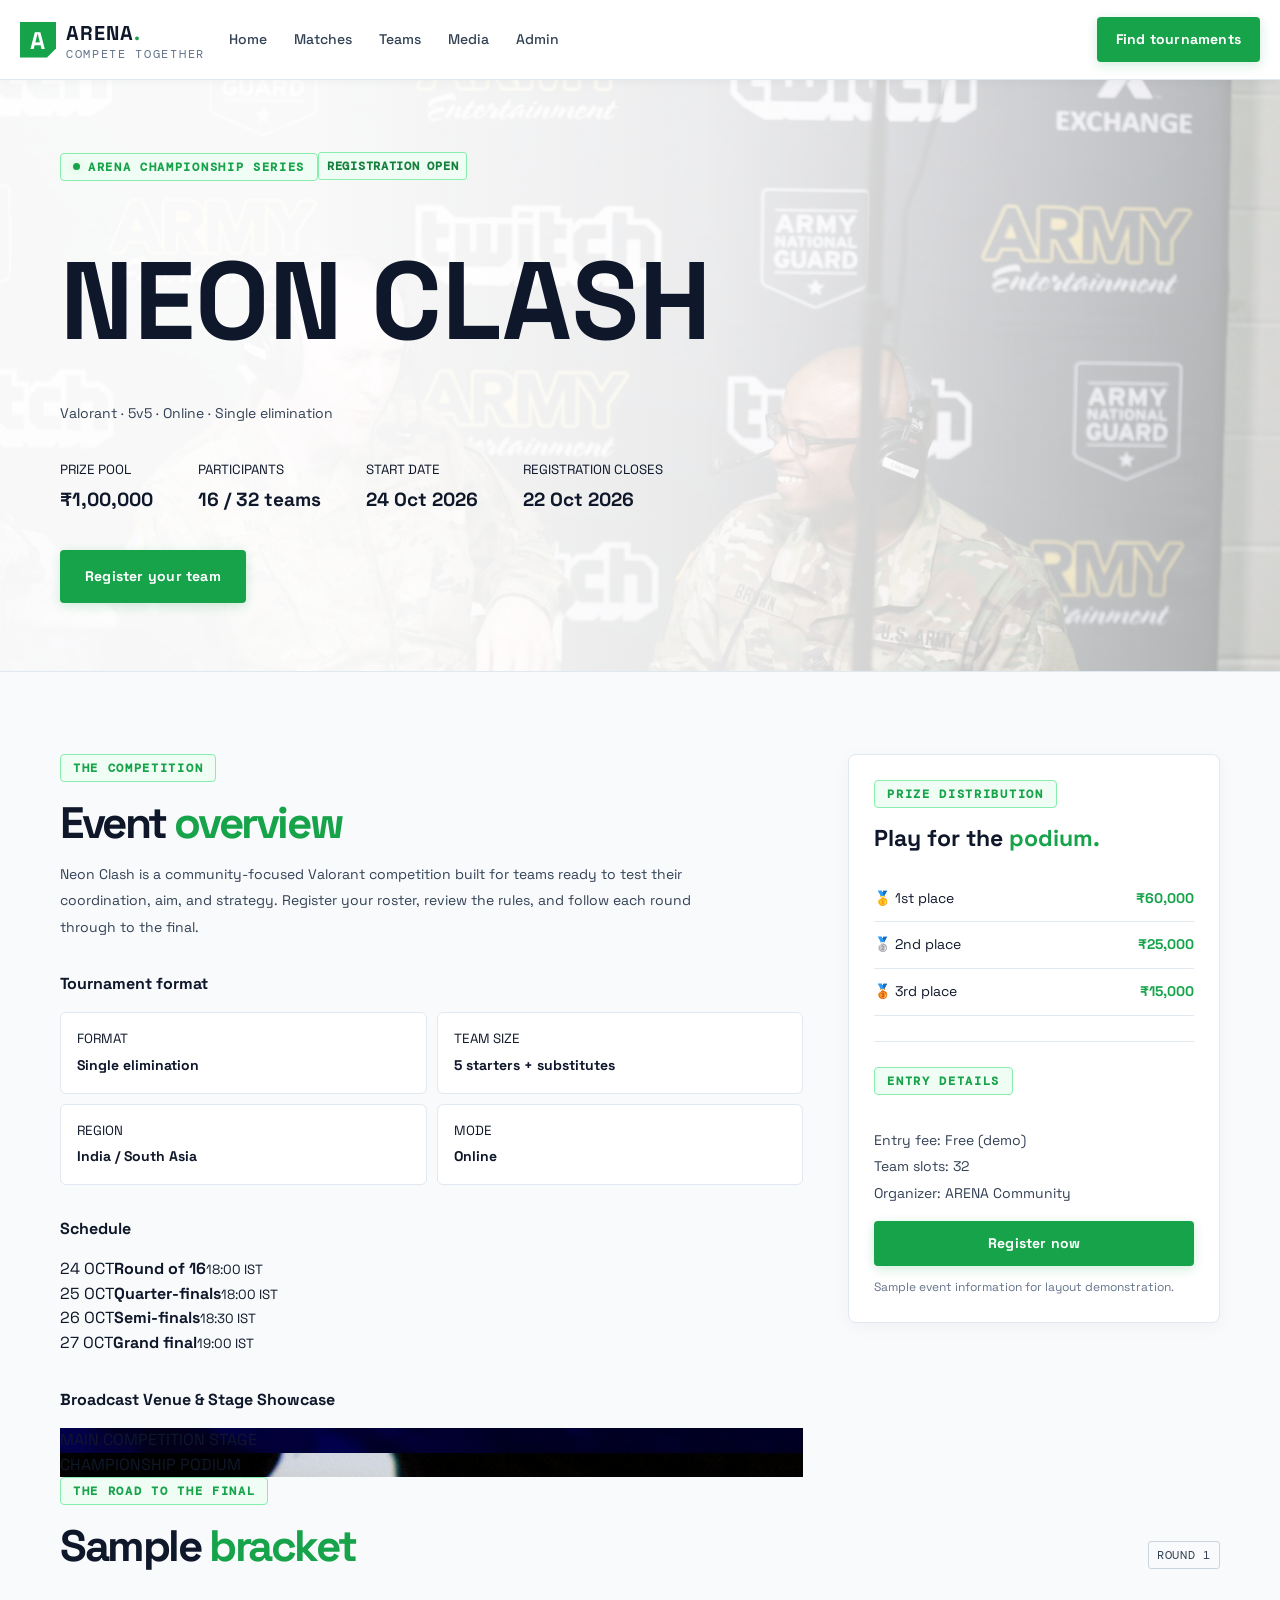
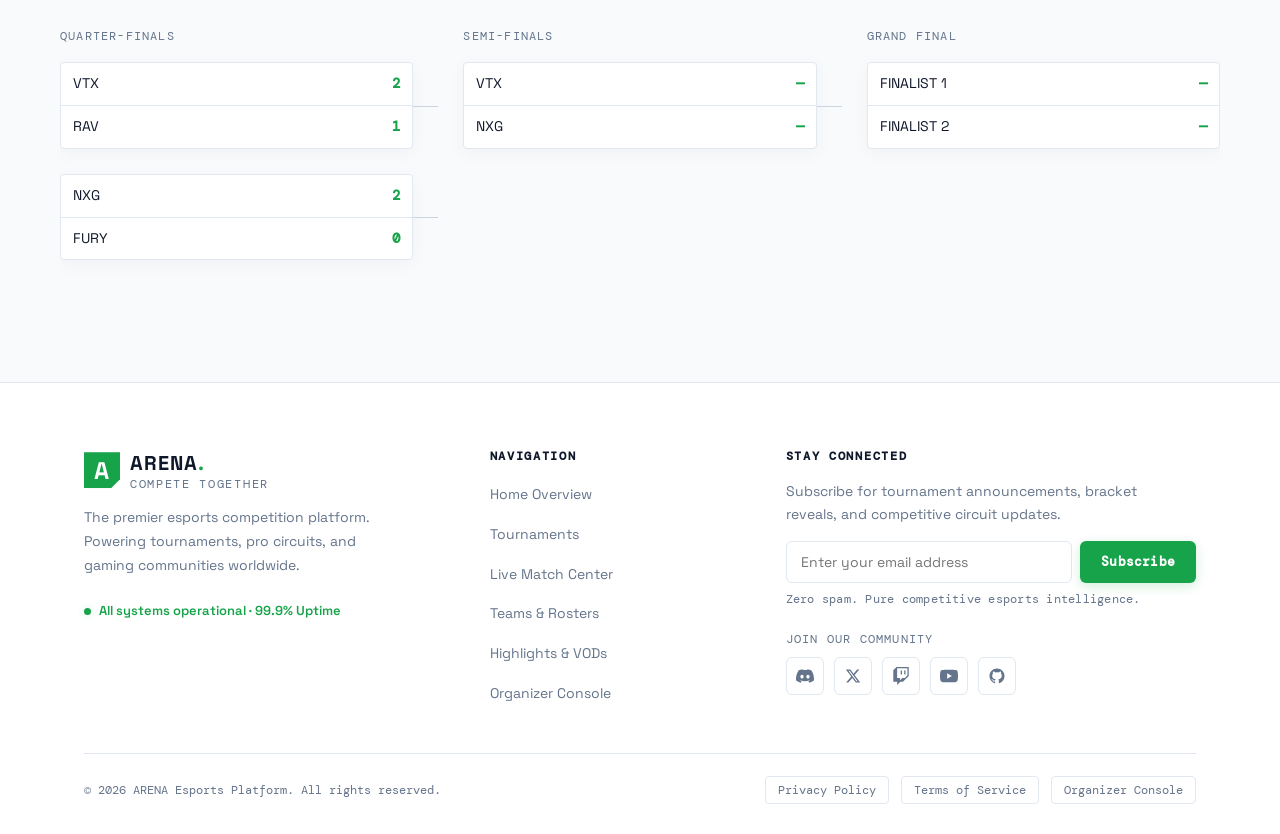
<file: tournament-detail.html>
<!doctype html>
<html lang="en">

<head>
    <meta charset="utf-8">
    <meta name="viewport" content="width=device-width,initial-scale=1">
    <title>Neon Clash — ARENA</title>
    <link rel="stylesheet" href="assets/style.css">
    <link rel="icon" type="image/svg+xml" href="assets/favicon.svg">
    <link rel="alternate icon" href="assets/favicon.svg">
    <meta name="theme-color" content="#ffffff">
</head>

<body>
    <header class="site-header"><a class="brand" href="index.html"><span class="brand-mark">A</span><span>ARENA<span
                    class="brand-dot">.</span><small>COMPETE TOGETHER</small></span></a><button class="menu-toggle"
            aria-label="Toggle navigation" data-menu-toggle>☰</button>
        <nav class="nav" data-nav><a href="index.html">Home</a><!-- <a class="active" href="tournaments.html">Tournaments</a> (Hidden for future usage - redundant with CTA button) --><a href="matches.html">Matches</a><a
                href="teams.html">Teams</a><a href="media.html">Media</a><a href="admin.html">Admin</a>
      <div class="nav-mobile-cta">
        <a class="btn btn-primary" href="tournaments.html">Find tournaments</a>
      </div></nav>
        <div class="header-actions">
            <a class="btn btn-primary" href="tournaments.html">Find tournaments</a>
        </div>
    </header>
    <main>
        <section class="detail-hero event-valorant">
            <div class="wrap detail-inner">
                <div class="eyebrow"><span class="live-dot"></span> ARENA CHAMPIONSHIP SERIES</div><span class="pill pill-open">REGISTRATION
                    OPEN</span>
                <h1>NEON <span>CLASH</span></h1>
                <p>Valorant · 5v5 · Online · Single elimination</p>
                <div class="detail-stats">
                    <div><small>PRIZE POOL</small><strong>₹1,00,000</strong></div>
                    <div><small>PARTICIPANTS</small><strong>16 / 32 teams</strong></div>
                    <div><small>START DATE</small><strong>24 Oct 2026</strong></div>
                    <div><small>REGISTRATION CLOSES</small><strong>22 Oct 2026</strong></div>
                </div><button class="btn btn-primary btn-large" data-register="Neon Clash Championship">Register your
                    team</button>
            </div>
        </section>
        <section class="section wrap">
            <div class="detail-layout">
                <div>
                    <div class="eyebrow">THE COMPETITION</div>
                    <h2>Event <span>overview</span></h2>
                    <p class="body-copy">Neon Clash is a community-focused Valorant competition built for teams ready to
                        test their coordination, aim, and strategy. Register your roster, review the rules, and follow
                        each round through to the final.</p>
                    <h3 class="subheading">Tournament format</h3>
                    <div class="info-grid">
                        <div class="info-box"><small>FORMAT</small><strong>Single elimination</strong></div>
                        <div class="info-box"><small>TEAM SIZE</small><strong>5 starters + substitutes</strong></div>
                        <div class="info-box"><small>REGION</small><strong>India / South Asia</strong></div>
                        <div class="info-box"><small>MODE</small><strong>Online</strong></div>
                    </div>
                    <h3 class="subheading">Schedule</h3>
                    <div class="schedule-list">
                        <div><span>24 OCT</span><strong>Round of 16</strong><small>18:00 IST</small></div>
                        <div><span>25 OCT</span><strong>Quarter-finals</strong><small>18:00 IST</small></div>
                        <div><span>26 OCT</span><strong>Semi-finals</strong><small>18:30 IST</small></div>
                        <div><span>27 OCT</span><strong>Grand final</strong><small>19:00 IST</small></div>
                    </div>

                    <h3 class="subheading">Broadcast Venue & Stage Showcase</h3>
                    <div class="detail-venue-grid">
                        <div class="venue-photo-card" style="background-image: url('assets/images/19_2019_SEA_Games_Esports_Tekken_7_MAS_vs_INA.jpg');">
                            <span>MAIN COMPETITION STAGE</span>
                        </div>
                        <div class="venue-photo-card" style="background-image: url('assets/images/35_Legends_are_born_during_esports_tournament_(4496044).jpg');">
                            <span>CHAMPIONSHIP PODIUM</span>
                        </div>
                    </div>
                </div>
                <aside class="side-panel">
                    <div class="eyebrow">PRIZE DISTRIBUTION</div>
                    <h3>Play for the <span>podium.</span></h3>
                    <div class="prize-row"><span>🥇 1st place</span><strong>₹60,000</strong></div>
                    <div class="prize-row"><span>🥈 2nd place</span><strong>₹25,000</strong></div>
                    <div class="prize-row"><span>🥉 3rd place</span><strong>₹15,000</strong></div>
                    <hr>
                    <div class="eyebrow">ENTRY DETAILS</div>
                    <p class="body-copy">Entry fee: Free (demo)<br>Team slots: 32<br>Organizer: ARENA Community</p>
                    <button class="btn btn-primary full" data-register="Neon Clash Championship">Register now</button><small class="form-note">Sample event information for layout demonstration.</small>
                </aside>
            </div>
            <div class="section-heading top-gap">
                <div>
                    <div class="eyebrow">THE ROAD TO THE FINAL</div>
                    <h2>Sample <span>bracket</span></h2>
                </div><span class="pill">ROUND 1</span>
            </div>
            <div class="bracket-scroll">
                <div class="bracket">
                    <div class="bracket-round">
                        <h4>QUARTER-FINALS</h4>
                        <div class="bracket-match">
                            <div><span>VTX</span><b>2</b></div>
                            <div><span>RAV</span><b>1</b></div>
                        </div>
                        <div class="bracket-match">
                            <div><span>NXG</span><b>2</b></div>
                            <div><span>FURY</span><b>0</b></div>
                        </div>
                    </div>
                    <div class="bracket-round">
                        <h4>SEMI-FINALS</h4>
                        <div class="bracket-match">
                            <div><span>VTX</span><b>—</b></div>
                            <div><span>NXG</span><b>—</b></div>
                        </div>
                    </div>
                    <div class="bracket-round">
                        <h4>GRAND FINAL</h4>
                        <div class="bracket-match final-match">
                            <div><span>FINALIST 1</span><b>—</b></div>
                            <div><span>FINALIST 2</span><b>—</b></div>
                        </div>
                    </div>
                </div>
            </div>
        </section>
    </main>
        <!-- CLEAN & MODERN FOOTER -->
    <footer class="footer-extended">
        <div class="wrap">
            <div class="footer-main-grid">
                <!-- Logo & Brand Section -->
                <div class="footer-col-brand">
                    <a class="brand" href="index.html">
                        <span class="brand-mark">A</span>
                        <span>ARENA<span class="brand-dot">.</span><small>COMPETE TOGETHER</small></span>
                    </a>
                    <p>The premier esports competition platform. Powering tournaments, pro circuits, and gaming communities worldwide.</p>
                    <div class="status-indicator">
                        <span class="status-pulse"></span>
                        <span>All systems operational · 99.9% Uptime</span>
                    </div>
                </div>

                <!-- Simple Links Section -->
                <div class="footer-col footer-col-links">
                    <h4>Navigation</h4>
                    <ul class="footer-simple-links">
                        <li><a href="index.html">Home Overview</a></li>
                        <li><a href="tournaments.html">Tournaments</a></li>
                        <li><a href="matches.html">Live Match Center</a></li>
                        <li><a href="teams.html">Teams &amp; Rosters</a></li>
                        <li><a href="media.html">Highlights &amp; VODs</a></li>
                        <li><a href="admin.html">Organizer Console</a></li>
                    </ul>
                </div>

                <!-- Newsletter & Social Section -->
                <div class="footer-col footer-col-newsletter">
                    <h4>Stay Connected</h4>
                    <p class="newsletter-desc">Subscribe for tournament announcements, bracket reveals, and competitive circuit updates.</p>
                    <form class="footer-newsletter-form" id="newsletter-form" action="#">
                        <div class="newsletter-input-wrap">
                            <input type="email" class="newsletter-input" placeholder="Enter your email address" required aria-label="Email address">
                            <button type="submit" class="btn btn-primary newsletter-btn">Subscribe</button>
                        </div>
                        <span class="newsletter-note">Zero spam. Pure competitive esports intelligence.</span>
                    </form>

                    <div class="footer-social-wrap">
                        <span class="footer-social-label">Join our community</span>
                        <div class="social-icons-group">
                            <a href="#" class="social-icon-btn" aria-label="Discord" title="Discord">
                                <svg width="18" height="18" viewBox="0 0 24 24" fill="currentColor">
                                    <path d="M20.317 4.37a19.791 19.791 0 0 0-4.885-1.515.074.074 0 0 0-.079.037c-.21.375-.444.864-.608 1.25a18.27 18.27 0 0 0-5.487 0 12.64 12.64 0 0 0-.617-1.25.077.077 0 0 0-.079-.037A19.736 19.736 0 0 0 3.677 4.37a.07.07 0 0 0-.032.027C.533 9.046-.32 13.58.099 18.057a.082.082 0 0 0 .031.057 19.9 19.9 0 0 0 5.993 3.03.078.078 0 0 0 .084-.028c.462-.63.874-1.295 1.226-1.994.021-.041.001-.09-.041-.106a13.107 13.107 0 0 1-1.872-.892.077.077 0 0 1-.008-.128 10.2 10.2 0 0 0 .372-.292.074.074 0 0 1 .077-.01c3.929 1.793 8.18 1.793 12.061 0a.074.074 0 0 1 .078.01c.12.098.246.198.373.292a.077.077 0 0 1-.006.127 12.299 12.299 0 0 1-1.873.894.077.077 0 0 0-.041.107c.36.698.772 1.362 1.225 1.993a.076.076 0 0 0 .084.028 19.839 19.839 0 0 0 6.002-3.03.077.077 0 0 0 .032-.054c.5-5.177-.838-9.674-3.549-13.66a.061.061 0 0 0-.031-.028zM8.02 15.33c-1.183 0-2.157-1.085-2.157-2.419 0-1.333.956-2.419 2.157-2.419 1.21 0 2.176 1.096 2.157 2.42 0 1.333-.956 2.418-2.157 2.418zm7.975 0c-1.183 0-2.157-1.085-2.157-2.419 0-1.333.955-2.419 2.157-2.419 1.21 0 2.176 1.096 2.157 2.42 0 1.333-.946 2.418-2.157 2.418z"/>
                                </svg>
                            </a>
                            <a href="#" class="social-icon-btn" aria-label="X / Twitter" title="X / Twitter">
                                <svg width="16" height="16" viewBox="0 0 24 24" fill="currentColor">
                                    <path d="M18.244 2.25h3.308l-7.227 8.26 8.502 11.24H16.17l-5.214-6.817L4.99 21.75H1.68l7.73-8.835L1.254 2.25H8.08l4.713 6.231zm-1.161 17.52h1.833L7.084 4.126H5.117z"/>
                                </svg>
                            </a>
                            <a href="#" class="social-icon-btn" aria-label="Twitch" title="Twitch">
                                <svg width="18" height="18" viewBox="0 0 24 24" fill="currentColor">
                                    <path d="M11.571 4.714h1.715v5.143H11.57zm4.715 0H18v5.143h-1.714zM6 0L1.714 4.286v15.428h5.143V24l4.286-4.286h3.428L22.286 12V0zm14.571 11.143l-3.428 3.428h-3.429l-3 3v-3H6.857V1.714h13.714Z"/>
                                </svg>
                            </a>
                            <a href="#" class="social-icon-btn" aria-label="YouTube" title="YouTube">
                                <svg width="18" height="18" viewBox="0 0 24 24" fill="currentColor">
                                    <path d="M23.498 6.186a3.016 3.016 0 0 0-2.122-2.136C19.505 3.545 12 3.545 12 3.545s-7.505 0-9.377.505A3.017 3.017 0 0 0 .502 6.186C0 8.07 0 12 0 12s0 3.93.502 5.814a3.016 3.016 0 0 0 2.122 2.136c1.871.505 9.376.505 9.376.505s7.505 0 9.377-.505a3.015 3.015 0 0 0 2.122-2.136C24 15.93 24 12 24 12s0-3.93-.502-5.814zM9.545 15.568V8.432L15.818 12l-6.273 3.568z"/>
                                </svg>
                            </a>
                            <a href="#" class="social-icon-btn" aria-label="GitHub" title="GitHub">
                                <svg width="18" height="18" viewBox="0 0 24 24" fill="currentColor">
                                    <path fill-rule="evenodd" clip-rule="evenodd" d="M12 2C6.477 2 2 6.484 2 12.017c0 4.425 2.865 8.18 6.839 9.504.5.092.682-.217.682-.483 0-.237-.008-.868-.013-1.703-2.782.605-3.369-1.343-3.369-1.343-.454-1.158-1.11-1.466-1.11-1.466-.908-.62.069-.608.069-.608 1.003.07 1.53 1.032 1.53 1.032.892 1.53 2.341 1.088 2.91.832.092-.647.35-1.088.636-1.338-2.22-.253-4.555-1.113-4.555-4.951 0-1.093.39-1.988 1.029-2.688-.103-.253-.446-1.272.098-2.65 0 0 .84-.27 2.75 1.026A9.564 9.564 0 0112 6.844c.85.004 1.705.115 2.504.337 1.909-1.296 2.747-1.027 2.747-1.027.546 1.379.202 2.398.1 2.651.64.7 1.028 1.595 1.028 2.688 0 3.848-2.339 4.695-4.566 4.943.359.309.678.92.678 1.855 0 1.338-.012 2.419-.012 2.747 0 .268.18.58.688.482A10.019 10.019 0 0022 12.017C22 6.484 17.522 2 12 2z"/>
                                </svg>
                            </a>
                        </div>
                    </div>
                </div>
            </div>

            <!-- Bottom Bar -->
            <div class="footer-bottom-bar">
                <div>© 2026 ARENA Esports Platform. All rights reserved.</div>
                <div class="footer-bottom-links">
                    <a href="index.html" class="footer-pill-link">Privacy Policy</a>
                    <a href="index.html" class="footer-pill-link">Terms of Service</a>
                    <a href="admin.html" class="footer-pill-link">Organizer Console</a>
                </div>
            </div>
        </div>
    </footer>
    <div class="modal-backdrop" id="register-modal" hidden>
        <div class="modal" role="dialog" aria-modal="true" aria-labelledby="modal-title"><button class="modal-close"
                data-close-modal aria-label="Close">×</button>
            <div class="eyebrow">TOURNAMENT INTEREST</div>
            <h2 id="modal-title">Join the <span>lineup.</span></h2>
            <p id="modal-event">Neon Clash Championship</p>
            <form id="interest-form"><label>Team or player name<input required name="player"
                        placeholder="Enter your gaming name"></label><label>Email address<input required type="email"
                        name="email" placeholder="you@example.com"></label><button class="btn btn-primary full"
                    type="submit">Submit interest</button><small class="form-note">Demo only. This form does not send
                    or store data.</small></form>
            <p id="form-success" class="success-message" hidden>Thanks! Your demo interest has been recorded on this
                screen.</p>
    </div>

    <!-- BACK TO TOP BUTTON -->
    <button id="back-to-top" class="back-to-top" aria-label="Back to top" title="Back to top">
        <svg width="22" height="22" viewBox="0 0 24 24" fill="none" stroke="currentColor" stroke-width="2.5" stroke-linecap="round" stroke-linejoin="round">
            <polyline points="18 15 12 9 6 15"></polyline>
        </svg>
    </button>

    <script src="assets/app.js"></script>
</body>

</html>
</file>
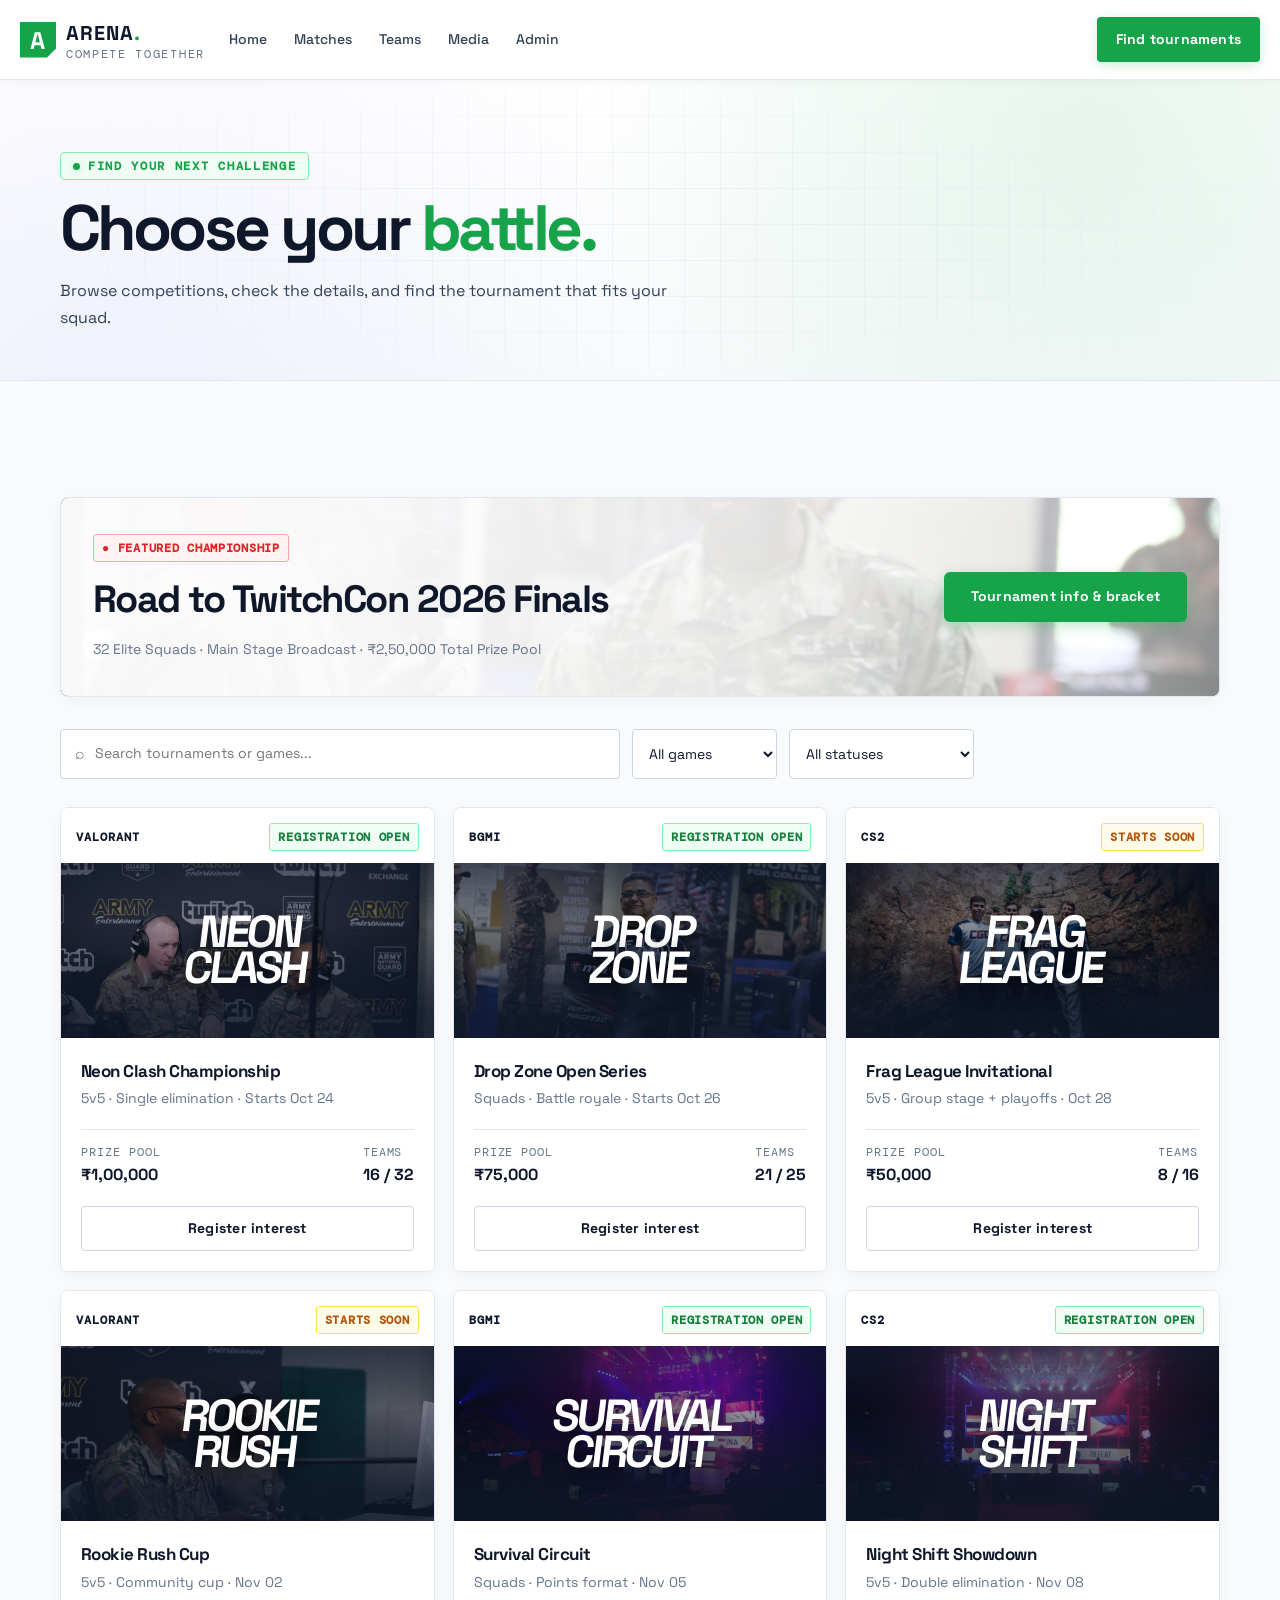
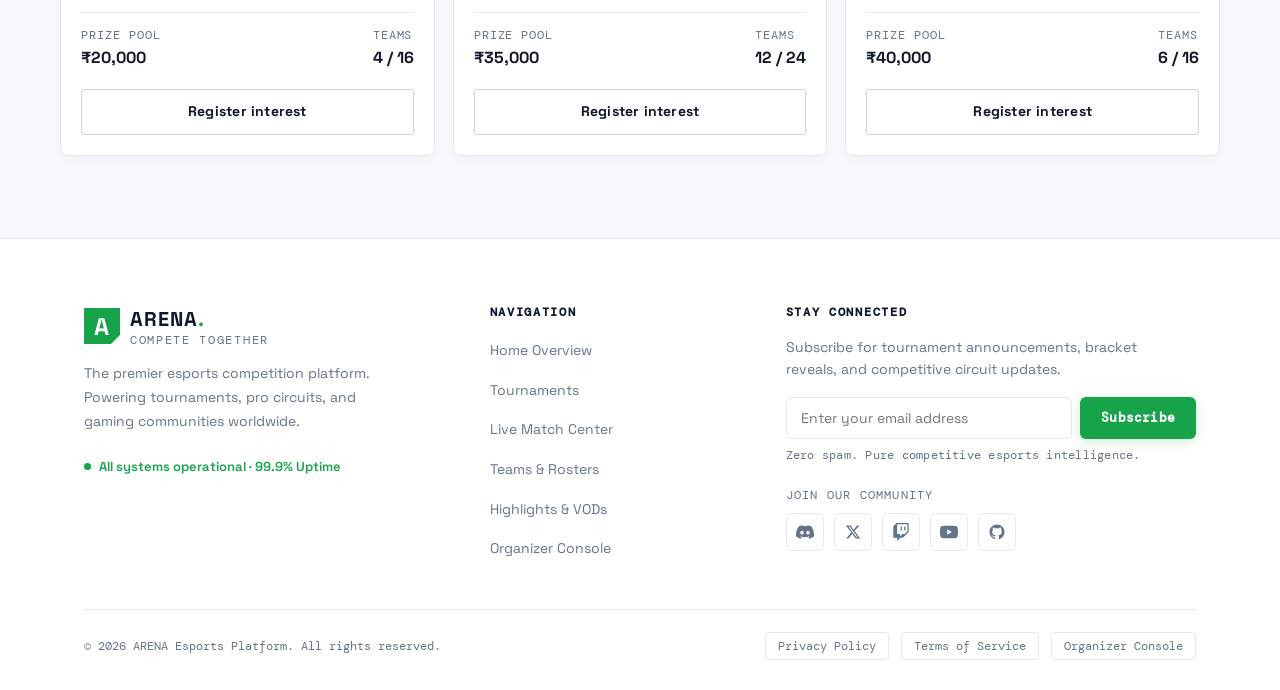
<file: tournaments.html>
<!doctype html>
<html lang="en">

<head>
    <meta charset="utf-8">
    <meta name="viewport" content="width=device-width,initial-scale=1">
    <title>Tournaments — ARENA</title>
    <link rel="stylesheet" href="assets/style.css">
    <link rel="icon" type="image/svg+xml" href="assets/favicon.svg">
    <link rel="alternate icon" href="assets/favicon.svg">
    <meta name="theme-color" content="#ffffff">
</head>

<body>
    <header class="site-header"><a class="brand" href="index.html"><span class="brand-mark">A</span><span>ARENA<span
                    class="brand-dot">.</span><small>COMPETE TOGETHER</small></span></a><button class="menu-toggle"
            aria-label="Toggle navigation" data-menu-toggle>☰</button>
        <nav class="nav" data-nav><a href="index.html">Home</a><!-- <a class="active" href="tournaments.html">Tournaments</a> (Hidden for future usage - redundant with CTA button) --><a href="matches.html">Matches</a><a
                href="teams.html">Teams</a><a href="media.html">Media</a><a href="admin.html">Admin</a>
      <div class="nav-mobile-cta">
        <a class="btn btn-primary" href="tournaments.html">Find tournaments</a>
      </div></nav>
        <div class="header-actions">
            <a class="btn btn-primary" href="tournaments.html">Find tournaments</a>
        </div>
    </header>
    <main>
        <section class="page-hero">
            <div class="eyebrow"><span class="live-dot"></span> FIND YOUR NEXT CHALLENGE</div>
            <h1>Choose your <span>battle.</span></h1>
            <p>Browse competitions, check the details, and find the tournament that fits your squad.</p>
        </section>
        <section class="section wrap">
            <!-- SPOTLIGHT CHAMPIONSHIP BANNER -->
            <div class="tournament-spotlight-banner">
                <div class="tournament-spotlight-info">
                    <span class="pill pill-live">● FEATURED CHAMPIONSHIP</span>
                    <h2>Road to TwitchCon <span>2026 Finals</span></h2>
                    <p>32 Elite Squads · Main Stage Broadcast · ₹2,50,000 Total Prize Pool</p>
                </div>
                <div class="tournament-spotlight-action">
                    <a class="btn btn-primary" href="tournament-detail.html">Tournament info &amp; bracket</a>
                </div>
            </div>

            <div class="filter-bar"><label class="search-box">⌕ <input id="tournament-search" type="search"
                        placeholder="Search tournaments or games..." aria-label="Search tournaments"></label><select
                    id="game-filter" aria-label="Filter by game">
                    <option value="all">All games</option>
                    <option value="valorant">Valorant</option>
                    <option value="bgmi">BGMI</option>
                    <option value="cs2">CS2</option>
                </select><select id="status-filter" aria-label="Filter by status">
                    <option value="all">All statuses</option>
                    <option value="open">Registration open</option>
                    <option value="soon">Starts soon</option>
                </select></div>
            <div class="card-grid" id="tournament-grid">
                <article class="event-card event-valorant" data-game="valorant" data-status="open"
                    data-search="neon clash championship valorant">
                    <div class="event-top"><span class="game-tag">VALORANT</span><span
                            class="pill pill-open">REGISTRATION OPEN</span></div>
                    <div class="event-art event-art-neon"><span
                            class="event-word">NEON<br>CLASH</span></div>
                    <div class="event-info">
                        <h3>Neon Clash Championship</h3>
                        <p>5v5 · Single elimination · Starts Oct 24</p>
                        <div class="event-meta">
                            <div><small>PRIZE POOL</small><strong>₹1,00,000</strong></div>
                            <div><small>TEAMS</small><strong>16 / 32</strong></div>
                        </div><button class="btn btn-outline full" data-register="Neon Clash Championship">Register
                            interest</button>
                    </div>
                </article>
                <article class="event-card event-bgmi" data-game="bgmi" data-status="open"
                    data-search="drop zone open series bgmi">
                    <div class="event-top"><span class="game-tag">BGMI</span><span class="pill pill-open">REGISTRATION
                            OPEN</span></div>
                    <div class="event-art event-art-drop"><span
                            class="event-word">DROP<br>ZONE</span></div>
                    <div class="event-info">
                        <h3>Drop Zone Open Series</h3>
                        <p>Squads · Battle royale · Starts Oct 26</p>
                        <div class="event-meta">
                            <div><small>PRIZE POOL</small><strong>₹75,000</strong></div>
                            <div><small>TEAMS</small><strong>21 / 25</strong></div>
                        </div><button class="btn btn-outline full" data-register="Drop Zone Open Series">Register
                            interest</button>
                    </div>
                </article>
                <article class="event-card event-cs" data-game="cs2" data-status="soon"
                    data-search="frag league invitational counter strike cs2">
                    <div class="event-top"><span class="game-tag">CS2</span><span class="pill pill-soon">STARTS
                            SOON</span></div>
                    <div class="event-art event-art-frag"><span
                            class="event-word">FRAG<br>LEAGUE</span></div>
                    <div class="event-info">
                        <h3>Frag League Invitational</h3>
                        <p>5v5 · Group stage + playoffs · Oct 28</p>
                        <div class="event-meta">
                            <div><small>PRIZE POOL</small><strong>₹50,000</strong></div>
                            <div><small>TEAMS</small><strong>8 / 16</strong></div>
                        </div><button class="btn btn-outline full" data-register="Frag League Invitational">Register
                            interest</button>
                    </div>
                </article>
                <article class="event-card event-valorant" data-game="valorant" data-status="soon"
                    data-search="rookie rush valorant beginners">
                    <div class="event-top"><span class="game-tag">VALORANT</span><span class="pill pill-soon">STARTS
                            SOON</span></div>
                    <div class="event-art event-art-rookie"><span
                            class="event-word">ROOKIE<br>RUSH</span></div>
                    <div class="event-info">
                        <h3>Rookie Rush Cup</h3>
                        <p>5v5 · Community cup · Nov 02</p>
                        <div class="event-meta">
                            <div><small>PRIZE POOL</small><strong>₹20,000</strong></div>
                            <div><small>TEAMS</small><strong>4 / 16</strong></div>
                        </div><button class="btn btn-outline full" data-register="Rookie Rush Cup">Register interest</button>
                    </div>
                </article>
                <article class="event-card event-bgmi" data-game="bgmi" data-status="open"
                    data-search="survival circuit bgmi squads">
                    <div class="event-top"><span class="game-tag">BGMI</span><span class="pill pill-open">REGISTRATION
                            OPEN</span></div>
                    <div class="event-art event-art-survival"><span
                            class="event-word">SURVIVAL<br>CIRCUIT</span></div>
                    <div class="event-info">
                        <h3>Survival Circuit</h3>
                        <p>Squads · Points format · Nov 05</p>
                        <div class="event-meta">
                            <div><small>PRIZE POOL</small><strong>₹35,000</strong></div>
                            <div><small>TEAMS</small><strong>12 / 24</strong></div>
                        </div><button class="btn btn-outline full" data-register="Survival Circuit">Register interest</button>
                    </div>
                </article>
                <article class="event-card event-cs" data-game="cs2" data-status="open"
                    data-search="night shift showdown cs2">
                    <div class="event-top"><span class="game-tag">CS2</span><span class="pill pill-open">REGISTRATION
                            OPEN</span></div>
                    <div class="event-art event-art-night"><span
                            class="event-word">NIGHT<br>SHIFT</span></div>
                    <div class="event-info">
                        <h3>Night Shift Showdown</h3>
                        <p>5v5 · Double elimination · Nov 08</p>
                        <div class="event-meta">
                            <div><small>PRIZE POOL</small><strong>₹40,000</strong></div>
                            <div><small>TEAMS</small><strong>6 / 16</strong></div>
                        </div><button class="btn btn-outline full" data-register="Night Shift Showdown">Register
                            interest</button>
                    </div>
                </article>
            </div>
            <p class="empty-state" id="no-results" hidden>No tournaments match your filters. Try another search.</p>
        </section>
    </main>
        <!-- CLEAN & MODERN FOOTER -->
    <footer class="footer-extended">
        <div class="wrap">
            <div class="footer-main-grid">
                <!-- Logo & Brand Section -->
                <div class="footer-col-brand">
                    <a class="brand" href="index.html">
                        <span class="brand-mark">A</span>
                        <span>ARENA<span class="brand-dot">.</span><small>COMPETE TOGETHER</small></span>
                    </a>
                    <p>The premier esports competition platform. Powering tournaments, pro circuits, and gaming communities worldwide.</p>
                    <div class="status-indicator">
                        <span class="status-pulse"></span>
                        <span>All systems operational · 99.9% Uptime</span>
                    </div>
                </div>

                <!-- Simple Links Section -->
                <div class="footer-col footer-col-links">
                    <h4>Navigation</h4>
                    <ul class="footer-simple-links">
                        <li><a href="index.html">Home Overview</a></li>
                        <li><a href="tournaments.html">Tournaments</a></li>
                        <li><a href="matches.html">Live Match Center</a></li>
                        <li><a href="teams.html">Teams &amp; Rosters</a></li>
                        <li><a href="media.html">Highlights &amp; VODs</a></li>
                        <li><a href="admin.html">Organizer Console</a></li>
                    </ul>
                </div>

                <!-- Newsletter & Social Section -->
                <div class="footer-col footer-col-newsletter">
                    <h4>Stay Connected</h4>
                    <p class="newsletter-desc">Subscribe for tournament announcements, bracket reveals, and competitive circuit updates.</p>
                    <form class="footer-newsletter-form" id="newsletter-form" action="#">
                        <div class="newsletter-input-wrap">
                            <input type="email" class="newsletter-input" placeholder="Enter your email address" required aria-label="Email address">
                            <button type="submit" class="btn btn-primary newsletter-btn">Subscribe</button>
                        </div>
                        <span class="newsletter-note">Zero spam. Pure competitive esports intelligence.</span>
                    </form>

                    <div class="footer-social-wrap">
                        <span class="footer-social-label">Join our community</span>
                        <div class="social-icons-group">
                            <a href="#" class="social-icon-btn" aria-label="Discord" title="Discord">
                                <svg width="18" height="18" viewBox="0 0 24 24" fill="currentColor">
                                    <path d="M20.317 4.37a19.791 19.791 0 0 0-4.885-1.515.074.074 0 0 0-.079.037c-.21.375-.444.864-.608 1.25a18.27 18.27 0 0 0-5.487 0 12.64 12.64 0 0 0-.617-1.25.077.077 0 0 0-.079-.037A19.736 19.736 0 0 0 3.677 4.37a.07.07 0 0 0-.032.027C.533 9.046-.32 13.58.099 18.057a.082.082 0 0 0 .031.057 19.9 19.9 0 0 0 5.993 3.03.078.078 0 0 0 .084-.028c.462-.63.874-1.295 1.226-1.994.021-.041.001-.09-.041-.106a13.107 13.107 0 0 1-1.872-.892.077.077 0 0 1-.008-.128 10.2 10.2 0 0 0 .372-.292.074.074 0 0 1 .077-.01c3.929 1.793 8.18 1.793 12.061 0a.074.074 0 0 1 .078.01c.12.098.246.198.373.292a.077.077 0 0 1-.006.127 12.299 12.299 0 0 1-1.873.894.077.077 0 0 0-.041.107c.36.698.772 1.362 1.225 1.993a.076.076 0 0 0 .084.028 19.839 19.839 0 0 0 6.002-3.03.077.077 0 0 0 .032-.054c.5-5.177-.838-9.674-3.549-13.66a.061.061 0 0 0-.031-.028zM8.02 15.33c-1.183 0-2.157-1.085-2.157-2.419 0-1.333.956-2.419 2.157-2.419 1.21 0 2.176 1.096 2.157 2.42 0 1.333-.956 2.418-2.157 2.418zm7.975 0c-1.183 0-2.157-1.085-2.157-2.419 0-1.333.955-2.419 2.157-2.419 1.21 0 2.176 1.096 2.157 2.42 0 1.333-.946 2.418-2.157 2.418z"/>
                                </svg>
                            </a>
                            <a href="#" class="social-icon-btn" aria-label="X / Twitter" title="X / Twitter">
                                <svg width="16" height="16" viewBox="0 0 24 24" fill="currentColor">
                                    <path d="M18.244 2.25h3.308l-7.227 8.26 8.502 11.24H16.17l-5.214-6.817L4.99 21.75H1.68l7.73-8.835L1.254 2.25H8.08l4.713 6.231zm-1.161 17.52h1.833L7.084 4.126H5.117z"/>
                                </svg>
                            </a>
                            <a href="#" class="social-icon-btn" aria-label="Twitch" title="Twitch">
                                <svg width="18" height="18" viewBox="0 0 24 24" fill="currentColor">
                                    <path d="M11.571 4.714h1.715v5.143H11.57zm4.715 0H18v5.143h-1.714zM6 0L1.714 4.286v15.428h5.143V24l4.286-4.286h3.428L22.286 12V0zm14.571 11.143l-3.428 3.428h-3.429l-3 3v-3H6.857V1.714h13.714Z"/>
                                </svg>
                            </a>
                            <a href="#" class="social-icon-btn" aria-label="YouTube" title="YouTube">
                                <svg width="18" height="18" viewBox="0 0 24 24" fill="currentColor">
                                    <path d="M23.498 6.186a3.016 3.016 0 0 0-2.122-2.136C19.505 3.545 12 3.545 12 3.545s-7.505 0-9.377.505A3.017 3.017 0 0 0 .502 6.186C0 8.07 0 12 0 12s0 3.93.502 5.814a3.016 3.016 0 0 0 2.122 2.136c1.871.505 9.376.505 9.376.505s7.505 0 9.377-.505a3.015 3.015 0 0 0 2.122-2.136C24 15.93 24 12 24 12s0-3.93-.502-5.814zM9.545 15.568V8.432L15.818 12l-6.273 3.568z"/>
                                </svg>
                            </a>
                            <a href="#" class="social-icon-btn" aria-label="GitHub" title="GitHub">
                                <svg width="18" height="18" viewBox="0 0 24 24" fill="currentColor">
                                    <path fill-rule="evenodd" clip-rule="evenodd" d="M12 2C6.477 2 2 6.484 2 12.017c0 4.425 2.865 8.18 6.839 9.504.5.092.682-.217.682-.483 0-.237-.008-.868-.013-1.703-2.782.605-3.369-1.343-3.369-1.343-.454-1.158-1.11-1.466-1.11-1.466-.908-.62.069-.608.069-.608 1.003.07 1.53 1.032 1.53 1.032.892 1.53 2.341 1.088 2.91.832.092-.647.35-1.088.636-1.338-2.22-.253-4.555-1.113-4.555-4.951 0-1.093.39-1.988 1.029-2.688-.103-.253-.446-1.272.098-2.65 0 0 .84-.27 2.75 1.026A9.564 9.564 0 0112 6.844c.85.004 1.705.115 2.504.337 1.909-1.296 2.747-1.027 2.747-1.027.546 1.379.202 2.398.1 2.651.64.7 1.028 1.595 1.028 2.688 0 3.848-2.339 4.695-4.566 4.943.359.309.678.92.678 1.855 0 1.338-.012 2.419-.012 2.747 0 .268.18.58.688.482A10.019 10.019 0 0022 12.017C22 6.484 17.522 2 12 2z"/>
                                </svg>
                            </a>
                        </div>
                    </div>
                </div>
            </div>

            <!-- Bottom Bar -->
            <div class="footer-bottom-bar">
                <div>© 2026 ARENA Esports Platform. All rights reserved.</div>
                <div class="footer-bottom-links">
                    <a href="index.html" class="footer-pill-link">Privacy Policy</a>
                    <a href="index.html" class="footer-pill-link">Terms of Service</a>
                    <a href="admin.html" class="footer-pill-link">Organizer Console</a>
                </div>
            </div>
        </div>
    </footer>
    <div class="modal-backdrop" id="register-modal" hidden>
        <div class="modal" role="dialog" aria-modal="true" aria-labelledby="modal-title"><button class="modal-close"
                data-close-modal aria-label="Close">×</button>
            <div class="eyebrow">TOURNAMENT INTEREST</div>
            <h2 id="modal-title">Join the <span>lineup.</span></h2>
            <p id="modal-event">Selected tournament</p>
            <form id="interest-form"><label>Team or player name<input required name="player"
                        placeholder="Enter your gaming name"></label><label>Email address<input required type="email"
                        name="email" placeholder="you@example.com"></label><button class="btn btn-primary full"
                    type="submit">Submit interest</button><small class="form-note">Demo only. This form does not send
                    or store data.</small></form>
            <p id="form-success" class="success-message" hidden>Thanks! Your demo interest has been recorded on this
                screen.</p>
        </div>
    </div>
    <!-- BACK TO TOP BUTTON -->
    <button id="back-to-top" class="back-to-top" aria-label="Back to top" title="Back to top">
        <svg width="22" height="22" viewBox="0 0 24 24" fill="none" stroke="currentColor" stroke-width="2.5" stroke-linecap="round" stroke-linejoin="round">
            <polyline points="18 15 12 9 6 15"></polyline>
        </svg>
    </button>

    <script src="assets/app.js"></script>
</body>

</html>
</file>
<file: assets/style.css>
@import url('https://fonts.googleapis.com/css2?family=DM+Mono:wght@400;500;600&family=Space+Grotesk:wght@400;500;600;700&display=swap');

/* ========================================================
   THEME DESIGN TOKENS (DEFAULT: BRIGHT / LIGHT MODE)
   ======================================================== */
:root {
  /* Bright Mode Palette (Default) */
  --bg: #f8fafc;
  --bg-subtle: #f1f5f9;
  --panel: #ffffff;
  --panel2: #f1f5f9;
  --panel-hover: #f8fafc;
  --line: #e2e8f0;
  --line-light: #f1f5f9;
  --line-strong: #cbd5e1;
  --text: #0f172a;
  --text-pure: #000000;
  --muted: #64748b;
  --muted-dark: #334155;

  /* Esports Vibrant Volt / Emerald Accents tailored for high contrast */
  --lime: #16a34a;
  --lime-bright: #22c55e;
  --lime-volt: #4ade80;
  --lime-subtle: #f0fdf4;
  --lime-border: #86efac;
  --lime-glow: rgba(22, 163, 74, 0.2);
  --lime-btn-bg: #16a34a;
  --lime-btn-text: #ffffff;
  --lime-btn-hover: #15803d;

  --violet: #6366f1;
  --violet-subtle: #eef2ff;
  --orange: #ea580c;
  --orange-subtle: #fff7ed;

  /* Surface & UI Elements */
  --header-bg: rgba(255, 255, 255, 0.94);
  --header-border: #e2e8f0;
  --section-alt-bg: #f1f5f9;
  --footer-bg: #ffffff;
  --footer-border: #e2e8f0;
  --input-bg: #f8fafc;
  --input-border: #cbd5e1;
  --card-border: #e2e8f0;
  --card-shadow: 0 4px 18px rgba(15, 23, 42, 0.04);
  --card-shadow-hover: 0 12px 28px rgba(15, 23, 42, 0.08);

  --font: 'Space Grotesk', Arial, sans-serif;
  --mono: 'DM Mono', monospace;
}

/* Optional Dark theme fallback */
[data-theme="dark"] {
  --bg: #0b0c10;
  --bg-subtle: #101219;
  --panel: #12141b;
  --panel2: #171a23;
  --panel-hover: #1a1e29;
  --line: #2a2e3a;
  --line-light: #1f232e;
  --line-strong: #3b4152;
  --text: #f4f4f0;
  --text-pure: #ffffff;
  --muted: #9b9eaa;
  --muted-dark: #b9bbc4;

  --lime: #d8ff45;
  --lime-bright: #e6ff7c;
  --lime-volt: #d8ff45;
  --lime-subtle: rgba(216, 255, 69, 0.08);
  --lime-border: rgba(216, 255, 69, 0.25);
  --lime-glow: rgba(216, 255, 69, 0.35);
  --lime-btn-bg: #d8ff45;
  --lime-btn-text: #11130b;
  --lime-btn-hover: #e6ff7c;

  --violet: #9364ff;
  --violet-subtle: rgba(147, 100, 255, 0.1);
  --orange: #ff7a45;
  --orange-subtle: rgba(255, 122, 69, 0.1);

  --header-bg: #0b0c10f2;
  --header-border: #ffffff12;
  --section-alt-bg: #101219;
  --footer-bg: #090a0e;
  --footer-border: #ffffff14;
  --input-bg: #0c0d12;
  --input-border: #2a2e3a;
  --card-border: #ffffff14;
  --card-shadow: 0 10px 30px rgba(0, 0, 0, 0.5);
  --card-shadow-hover: 0 16px 40px rgba(0, 0, 0, 0.7);
}

/* ========================================================
   BASE RESETS & TYPOGRAPHY
   ======================================================== */
* {
  box-sizing: border-box;
}

html {
  scroll-behavior: smooth;
  scroll-padding-top: 85px;
  overflow-x: clip;
  max-width: 100vw;
  width: 100%;
}

body {
  margin: 0;
  padding-top: 80px;
  background: var(--bg);
  color: var(--text);
  font-family: var(--font);
  line-height: 1.55;
  transition: background-color 0.2s ease, color 0.2s ease;
  overflow-x: clip;
  max-width: 100vw;
  width: 100%;
}

a {
  color: inherit;
  text-decoration: none;
}

button, input, select {
  font: inherit;
}

button {
  cursor: pointer;
}

img {
  max-width: 100%;
}

[hidden] {
  display: none !important;
}

.wrap {
  width: min(1160px, calc(100% - 48px));
  margin-inline: auto;
}

/* ========================================================
   HEADER & NAVIGATION
   ======================================================== */
.site-header {
  height: 80px;
  padding: 0 max(20px, calc((100% - 1320px)/2));
  display: flex;
  align-items: center;
  justify-content: space-between;
  gap: 24px;
  border-bottom: 1px solid var(--header-border);
  background: var(--header-bg);
  position: fixed;
  top: 0;
  left: 0;
  right: 0;
  width: 100%;
  z-index: 1000;
  backdrop-filter: blur(16px);
  -webkit-backdrop-filter: blur(16px);
  box-shadow: 0 2px 10px rgba(15, 23, 42, 0.04);
  transition: background-color 0.2s ease, border-color 0.2s ease;
  box-sizing: border-box;
}

.nav-mobile-cta {
  display: none;
}

.brand {
  display: flex;
  align-items: center;
  gap: 10px;
  font-size: 20px;
  font-weight: 700;
  letter-spacing: .05em;
  white-space: nowrap;
  color: var(--text);
}

.brand-mark {
  width: 36px;
  height: 36px;
  display: grid;
  place-items: center;
  background: var(--lime);
  color: #ffffff;
  font-size: 24px;
  font-weight: 700;
  clip-path: polygon(0 0, 100% 0, 100% 75%, 75% 100%, 0 100%);
  box-shadow: 0 2px 8px var(--lime-glow);
}

[data-theme="dark"] .brand-mark {
  color: #10110b;
}

.brand-dot {
  color: var(--lime);
}

.brand small {
  display: block;
  font: 12px var(--mono);
  color: var(--muted);
  letter-spacing: .14em;
  margin-top: -3px;
}

.nav {
  display: flex;
  gap: 27px;
  align-items: center;
  margin-right: auto;
}

.nav a {
  font-size: 14px;
  color: var(--muted-dark);
  font-weight: 500;
  transition: color .2s;
}

.nav a:hover,
.nav a.active {
  color: var(--lime);
  font-weight: 600;
}

/* Hide Tournaments nav item for future usage (handled by header CTA button), keeping CTA buttons visible */
.nav > a[href="tournaments.html"] {
  display: none !important;
}

.header-actions {
  display: flex;
  gap: 12px;
  align-items: center;
}


/* ========================================================
   BUTTONS
   ======================================================== */
.btn {
  display: inline-flex;
  align-items: center;
  justify-content: center;
  gap: 12px;
  padding: 11px 18px;
  border: 1px solid transparent;
  font-size: 14px;
  font-weight: 700;
  letter-spacing: .015em;
  transition: transform .2s, background .2s, border .2s, box-shadow .2s;
  white-space: nowrap;
  border-radius: 4px;
}

.btn:hover {
  transform: translateY(-2px);
}

.btn-primary {
  background: var(--lime-btn-bg);
  color: var(--lime-btn-text);
  box-shadow: 0 3px 12px var(--lime-glow);
}

.btn-primary:hover {
  background: var(--lime-btn-hover);
  box-shadow: 0 5px 16px var(--lime-glow);
}

.btn-ghost {
  border-color: var(--line);
  color: var(--text);
  background: transparent;
}

.btn-outline {
  border-color: var(--line-strong);
  color: var(--text);
  background: var(--panel);
}

.btn-outline:hover,
.btn-ghost:hover {
  border-color: var(--lime);
  color: var(--lime);
  background: var(--lime-subtle);
}

.btn-large {
  padding: 15px 24px;
  font-size: 14px;
}

.btn-small {
  padding: 7px 12px;
  font-size: 14px;
}

.full {
  width: 100%;
}

.menu-toggle {
  display: none;
  background: none;
  border: 0;
  color: var(--text);
  font-size: 24px;
}

/* ========================================================
   HERO SECTION
   ======================================================== */
.hero {
  min-height: 620px;
  display: grid;
  grid-template-columns: 1fr .95fr;
  align-items: center;
  gap: 40px;
  padding: 76px max(24px, calc((100% - 1160px)/2)) 64px;
  overflow: hidden;
  position: relative;
  background: 
    radial-gradient(circle at 82% 22%, rgba(22, 163, 74, 0.12) 0%, transparent 45%),
    radial-gradient(circle at 18% 78%, rgba(99, 102, 241, 0.06) 0%, transparent 40%),
    linear-gradient(to right, rgba(226, 232, 240, 0.45) 1px, transparent 1px),
    linear-gradient(to bottom, rgba(226, 232, 240, 0.45) 1px, transparent 1px);
  background-size: 100% 100%, 100% 100%, 40px 40px, 40px 40px;
  background-color: var(--bg);
  border-bottom: 1px solid var(--line);
}

[data-theme="dark"] .hero {
  background: none;
}

.hero-copy {
  position: relative;
  z-index: 2;
}

.eyebrow {
  display: inline-flex;
  align-items: center;
  font: 12px var(--mono);
  letter-spacing: .14em;
  color: var(--lime);
  margin-bottom: 18px;
  font-weight: 700;
  background: var(--lime-subtle);
  border: 1px solid var(--lime-border);
  padding: 5px 12px;
  border-radius: 4px;
}

.live-dot {
  display: inline-block;
  width: 7px;
  height: 7px;
  background: var(--lime);
  border-radius: 50%;
  margin-right: 8px;
  box-shadow: 0 0 10px var(--lime-glow);
}

.hero h1 {
  font-size: clamp(48px, 6.2vw, 82px);
  line-height: .96;
  letter-spacing: -.065em;
  margin: 0 0 24px;
  font-weight: 700;
  color: var(--text);
}

.hero h1 span {
  color: var(--lime);
}

.hero-copy > p {
  color: var(--muted-dark);
  max-width: 520px;
  font-size: 16px;
  line-height: 1.75;
}

.hero-actions {
  display: flex;
  gap: 14px;
  flex-wrap: wrap;
  margin-top: 30px;
}

.hero-stats {
  display: flex;
  gap: 36px;
  margin-top: 48px;
  padding-top: 24px;
  border-top: 1px solid var(--line);
}

.hero-stats div {
  display: flex;
  flex-direction: column;
  gap: 4px;
}

.hero-stats strong {
  font-size: 26px;
  letter-spacing: -.04em;
  color: var(--text);
  font-weight: 700;
}

.hero-stats span {
  font-size: 14px;
  color: var(--muted);
  font-family: var(--mono);
}

/* ========================================================
   CLEAN & SIMPLE HERO (INDEX)
   ======================================================== */
.hero.hero-simple {
  display: flex;
  flex-direction: column;
  align-items: center;
  justify-content: center;
  text-align: center;
  min-height: 520px;
  padding: 85px max(24px, calc((100% - 1160px)/2)) 60px;
}

.hero-simple-content {
  max-width: 820px;
  margin: 0 auto;
  display: flex;
  flex-direction: column;
  align-items: center;
  position: relative;
  z-index: 2;
}

.hero.hero-simple h1 {
  font-size: clamp(42px, 6.2vw, 76px);
  line-height: 1.02;
  letter-spacing: -0.055em;
  margin: 0 0 20px;
  font-weight: 700;
  color: var(--text);
}

.hero.hero-simple h1 span {
  color: var(--lime);
}

.hero.hero-simple p {
  color: var(--muted-dark);
  max-width: 620px;
  font-size: 17px;
  line-height: 1.7;
  margin: 0 0 32px;
}

.hero.hero-simple .hero-actions {
  display: flex;
  align-items: center;
  justify-content: center;
  gap: 14px;
  flex-wrap: wrap;
  margin-top: 0;
  margin-bottom: 40px;
}

.hero-stats-row {
  display: flex;
  align-items: center;
  justify-content: center;
  gap: 32px;
  flex-wrap: wrap;
  padding-top: 26px;
  border-top: 1px solid var(--line);
  width: 100%;
}

.hero-stat-pill {
  display: flex;
  align-items: center;
  gap: 8px;
  font-size: 14px;
  color: var(--muted);
  font-family: var(--mono);
}

.hero-stat-pill strong {
  font-size: 18px;
  color: var(--text);
  font-family: var(--sans);
  font-weight: 700;
  letter-spacing: -0.02em;
}

/* Dedicated Live Bracket Showcase Section */
.section-showcase {
  padding-top: 65px;
  padding-bottom: 75px;
}

.bracket-showcase-card {
  max-width: 1000px;
  margin: 0 auto;
  background: var(--panel);
  border: 1px solid var(--card-border);
  box-shadow: 0 20px 45px -15px rgba(15, 23, 42, 0.08);
  border-radius: 12px;
  overflow: hidden;
}

.bracket-showcase-card .hero-bracket-wrap {
  border: none;
  box-shadow: none;
  border-radius: 0;
  padding: 30px 34px 24px;
  background: transparent;
}

.bracket-showcase-bar {
  display: flex;
  align-items: center;
  justify-content: space-between;
  padding: 16px 34px;
  background: var(--panel2);
  border-top: 1px solid var(--line);
  font-size: 14px;
  flex-wrap: wrap;
  gap: 12px;
}

.bracket-showcase-bar .showcase-status {
  display: flex;
  align-items: center;
  gap: 12px;
  color: var(--text);
  font-weight: 500;
}

@media (max-width: 820px) {
  .hero-bracket-head {
    flex-direction: column;
    align-items: flex-start;
    gap: 12px;
  }
  .bracket-stage-tree {
    grid-template-columns: 1fr;
    gap: 18px;
  }
  .bracket-showcase-card .hero-bracket-wrap {
    padding: 20px;
  }
  .bracket-showcase-bar {
    padding: 14px 20px;
  }
  .hero-stats-row {
    gap: 18px;
  }
}

/* ========================================================
   SUB-PAGE HEROES (TOURNAMENTS, MATCHES, TEAMS, MEDIA)
   ======================================================== */
.page-hero {
  padding: 72px max(24px, calc((100% - 1160px)/2)) 48px;
  position: relative;
  overflow: hidden;
  background: 
    radial-gradient(circle at 85% 15%, rgba(22, 163, 74, 0.1) 0%, transparent 45%),
    radial-gradient(circle at 10% 85%, rgba(99, 102, 241, 0.06) 0%, transparent 45%),
    linear-gradient(180deg, #ffffff 0%, #f8fafc 100%);
  border-bottom: 1px solid var(--line);
  margin-bottom: 34px;
}

.page-hero:before {
  content: "";
  position: absolute;
  inset: 0;
  background-image: 
    linear-gradient(to right, rgba(226, 232, 240, 0.5) 1px, transparent 1px),
    linear-gradient(to bottom, rgba(226, 232, 240, 0.5) 1px, transparent 1px);
  background-size: 36px 36px;
  mask-image: radial-gradient(ellipse at 50% 50%, black 30%, transparent 80%);
  -webkit-mask-image: radial-gradient(ellipse at 50% 50%, black 30%, transparent 80%);
  pointer-events: none;
  z-index: 0;
}

.page-hero > * {
  position: relative;
  z-index: 1;
}

.page-hero .eyebrow {
  margin-bottom: 16px;
}

.page-hero h1 {
  font-size: clamp(38px, 5.5vw, 64px);
  line-height: 1.02;
  letter-spacing: -0.055em;
  margin: 0 0 16px;
  color: var(--text);
  font-weight: 700;
}

.page-hero h1 span {
  color: var(--lime);
}

.page-hero > p {
  color: var(--muted-dark);
  max-width: 620px;
  font-size: 16px;
  line-height: 1.7;
  margin: 0;
}

/* Remove number tags everywhere */
.event-number {
  display: none !important;
}

/* ========================================================
   HERO LIVE BRACKET PREVIEW
   ======================================================== */
.hero-bracket-wrap {
  position: relative;
  background: var(--panel);
  border: 1px solid var(--card-border);
  padding: 24px;
  box-shadow: var(--card-shadow);
  border-radius: 8px;
  backdrop-filter: blur(12px);
}

.hero-bracket-head {
  display: flex;
  justify-content: space-between;
  align-items: center;
  flex-wrap: wrap;
  gap: 14px;
  margin-bottom: 20px;
  padding-bottom: 12px;
  border-bottom: 1px solid var(--line);
}

.bracket-stage-tree {
  display: grid;
  grid-template-columns: 1fr 1fr 1fr;
  gap: 16px;
  align-items: center;
}

.stage-col h5 {
  font: 12px var(--mono);
  letter-spacing: 0.12em;
  color: var(--muted);
  text-transform: uppercase;
  margin: 0 0 10px;
  text-align: center;
  font-weight: 600;
}

.bracket-mini-match {
  background: var(--panel2);
  border: 1px solid var(--line);
  padding: 8px 10px;
  margin-bottom: 10px;
  font-size: 14px;
  border-radius: 4px;
}

.bracket-mini-match.active-match {
  border-color: var(--lime-border);
  background: var(--lime-subtle);
  box-shadow: 0 2px 8px var(--lime-glow);
}

.bracket-mini-match.bracket-final {
  border-color: var(--lime);
  background: var(--lime-subtle);
}

.bracket-team-line {
  display: flex;
  justify-content: space-between;
  align-items: center;
  padding: 3px 0;
}

.bracket-team-line strong {
  font-size: 14px;
  color: var(--text);
}

.bracket-team-line span {
  font-family: var(--mono);
  font-weight: 700;
  color: var(--lime);
}

.bracket-team-line.winner {
  color: var(--lime);
  font-weight: 700;
}

/* ========================================================
   METRICS & PARTNERS
   ======================================================== */
.stats-strip {
  display: grid;
  grid-template-columns: repeat(4, 1fr);
  gap: 20px;
  padding: 30px 40px;
  background: var(--panel);
  border: 1px solid var(--card-border);
  box-shadow: var(--card-shadow);
  margin-top: 45px;
  border-radius: 8px;
}

.stats-strip-item {
  display: flex;
  flex-direction: column;
  gap: 6px;
  border-right: 1px solid var(--line);
  padding-right: 20px;
}

.stats-strip-item:last-child {
  border-right: none;
  padding-right: 0;
}

.stats-strip-item strong {
  font-size: clamp(28px, 3.2vw, 42px);
  color: var(--text);
  letter-spacing: -0.04em;
  font-weight: 700;
  line-height: 1;
}

.stats-strip-item strong span {
  color: var(--lime);
}

.stats-strip-item span {
  font-size: 14px;
  color: var(--muted);
  font-family: var(--mono);
  letter-spacing: 0.05em;
  text-transform: uppercase;
}

.partners-bar {
  padding: 32px 0;
  border-block: 1px solid var(--line);
  background: var(--panel2);
}

.partners-label {
  font: 12px var(--mono);
  letter-spacing: 0.16em;
  color: var(--muted);
  text-align: center;
  text-transform: uppercase;
  margin-bottom: 20px;
  font-weight: 600;
}

.partners-grid {
  display: flex;
  align-items: center;
  justify-content: center;
  gap: 36px;
  flex-wrap: wrap;
}

.partner-badge {
  display: inline-flex;
  align-items: center;
  gap: 8px;
  font: 14px var(--mono);
  letter-spacing: 0.08em;
  font-weight: 700;
  color: var(--muted-dark);
  transition: color 0.2s, transform 0.2s;
  cursor: default;
}

.partner-badge:hover {
  color: var(--text);
  transform: translateY(-2px);
}

.partner-badge span.dot {
  width: 6px;
  height: 6px;
  border-radius: 50%;
  background: var(--line-strong);
}

/* ========================================================
   SECTIONS & HEADINGS
   ======================================================== */
.section {
  padding-top: 82px;
  padding-bottom: 82px;
}

.section-alt {
  background: var(--section-alt-bg);
  border-block: 1px solid var(--line);
}

.section-alt > .wrap {
  padding-top: 75px;
  padding-bottom: 75px;
}

.section-heading {
  display: flex;
  justify-content: space-between;
  align-items: end;
  gap: 20px;
  margin-bottom: 28px;
}

.section-heading h2,
.detail-layout h2 {
  font-size: clamp(30px, 4vw, 44px);
  line-height: 1.05;
  letter-spacing: -.055em;
  margin: 0;
  color: var(--text);
}

.section-heading h2 span,
.detail-layout h2 span,
.side-panel h3 span,
.cta h2 span,
.auth-panel h2 span {
  color: var(--lime);
}

.section-heading.centered {
  text-align: center;
  display: flex;
  flex-direction: column;
  align-items: center;
  gap: 12px;
  max-width: 780px;
  margin-inline: auto;
  margin-bottom: 45px;
}

.section-heading.centered p {
  color: var(--muted);
  font-size: 14px;
  max-width: 620px;
  margin: 0 auto;
  line-height: 1.7;
}

.text-link {
  font: 14px var(--mono);
  color: var(--lime);
  border: 1px solid var(--lime-border);
  background: var(--lime-subtle);
  padding: 6px 14px;
  border-radius: 4px;
  font-weight: 600;
  text-decoration: none;
  display: inline-flex;
  align-items: center;
  justify-content: center;
  transition: all 0.2s ease;
}

.text-link:hover {
  color: #ffffff;
  background: var(--lime);
  border-color: var(--lime);
  text-decoration: none;
}

/* ========================================================
   PILLARS (AUDIENCE TIERS)
   ======================================================== */
.pillars-grid {
  display: grid;
  grid-template-columns: repeat(3, minmax(0, 1fr));
  gap: 24px;
}

.pillar-card {
  background: var(--panel);
  border: 1px solid var(--card-border);
  box-shadow: var(--card-shadow);
  padding: 34px 28px;
  display: flex;
  flex-direction: column;
  position: relative;
  transition: border-color 0.25s, transform 0.25s, box-shadow 0.25s;
  border-radius: 8px;
}

.pillar-card:hover {
  border-color: var(--lime-border);
  transform: translateY(-4px);
  box-shadow: var(--card-shadow-hover);
}

.pillar-card.featured {
  border-color: var(--lime);
  background: linear-gradient(180deg, var(--lime-subtle) 0%, var(--panel) 35%);
  box-shadow: 0 8px 24px var(--lime-glow);
}

.pillar-badge-top {
  display: inline-flex;
  align-items: center;
  gap: 7px;
  font: 12px var(--mono);
  letter-spacing: 0.14em;
  color: var(--lime);
  background: var(--lime-subtle);
  border: 1px solid var(--lime-border);
  padding: 4px 9px;
  margin-bottom: 22px;
  align-self: flex-start;
  font-weight: 700;
  border-radius: 3px;
}

.pillar-card h3 {
  font-size: 22px;
  letter-spacing: -0.04em;
  margin: 0 0 10px;
  color: var(--text);
}

.pillar-card > p {
  font-size: 14px;
  color: var(--muted);
  line-height: 1.7;
  margin: 0 0 24px;
}

.pillar-features {
  list-style: none;
  padding: 0;
  margin: 0 0 28px;
  display: flex;
  flex-direction: column;
  gap: 12px;
  border-top: 1px solid var(--line);
  padding-top: 20px;
}

.pillar-features li {
  font-size: 14px;
  color: var(--muted-dark);
  display: flex;
  align-items: flex-start;
  gap: 10px;
}

.pillar-features li span.check {
  color: var(--lime);
  font-weight: 700;
  font-size: 14px;
  line-height: 1;
}

.pillar-card .text-link {
  margin-top: auto;
  align-self: flex-start;
}

/* ========================================================
   DISCIPLINE TABS & EVENT CARDS
   ======================================================== */
.filter-tabs {
  display: flex;
  gap: 8px;
  flex-wrap: wrap;
  margin-bottom: 24px;
}

.filter-pill {
  background: var(--panel);
  border: 1px solid var(--line-strong);
  padding: 8px 16px;
  font: 14px var(--mono);
  color: var(--muted-dark);
  cursor: pointer;
  transition: all 0.2s;
  border-radius: 4px;
  font-weight: 500;
}

.filter-pill:hover,
.filter-pill.active {
  background: var(--lime);
  border-color: var(--lime);
  color: #ffffff;
  box-shadow: 0 2px 8px var(--lime-glow);
}

[data-theme="dark"] .filter-pill.active,
[data-theme="dark"] .filter-pill:hover {
  background: #d8ff4515;
  border-color: var(--lime);
  color: var(--lime);
}

.card-grid {
  display: grid;
  grid-template-columns: repeat(3, minmax(0, 1fr));
  gap: 18px;
}

.event-card {
  background: var(--panel);
  border: 1px solid var(--card-border);
  box-shadow: var(--card-shadow);
  min-width: 0;
  transition: transform .25s, border-color .25s, box-shadow .25s;
  border-radius: 8px;
  overflow: hidden;
}

.event-card:hover {
  transform: translateY(-5px);
  border-color: var(--lime-border);
  box-shadow: var(--card-shadow-hover);
}

.event-top {
  display: flex;
  justify-content: space-between;
  align-items: center;
  gap: 6px;
  padding: 15px 15px 12px;
  background: var(--panel);
}

.game-tag {
  font: 12px var(--mono);
  letter-spacing: .08em;
  color: var(--text);
  font-weight: 700;
}

.event-art {
  height: 175px;
  position: relative;
  overflow: hidden;
  display: flex;
  align-items: center;
  justify-content: center;
  background: radial-gradient(circle at 72% 40%, #9b67ff, #2d1e53 40%, #14141b 75%);
  background-size: cover;
  background-position: center;
  isolation: isolate;
}

.event-art:after {
  content: "";
  position: absolute;
  inset: 0;
  background: linear-gradient(0deg, rgba(15, 23, 42, 0.85) 15%, rgba(15, 23, 42, 0.45) 65%, rgba(15, 23, 42, 0.75) 100%);
  z-index: 1;
}

.event-number {
  position: absolute;
  top: 14px;
  left: 16px;
  font: 14px var(--mono);
  color: #ffffff;
  z-index: 2;
  font-weight: 700;
}

.event-word {
  position: relative;
  z-index: 2;
  font-size: 45px;
  line-height: .8;
  font-weight: 700;
  letter-spacing: -.07em;
  text-align: center;
  text-shadow: 0 4px 22px rgba(0, 0, 0, 0.6);
  transform: skew(-7deg);
  color: #ffffff;
}

.event-info {
  padding: 20px;
  background: var(--panel);
}

.event-info h3 {
  font-size: 17px;
  margin: 0 0 4px;
  letter-spacing: -.03em;
  color: var(--text);
  font-weight: 700;
}

.event-info > p {
  font-size: 14px;
  color: var(--muted);
  margin: 0 0 19px;
}

.event-meta {
  display: flex;
  justify-content: space-between;
  border-top: 1px solid var(--line);
  padding: 14px 0 18px;
}

.event-meta div {
  display: flex;
  flex-direction: column;
  gap: 3px;
}

.event-meta small {
  font: 12px var(--mono);
  color: var(--muted);
  letter-spacing: .08em;
}

.event-meta strong {
  font-size: 16px;
  color: var(--text);
}

.event-info .btn {
  font-size: 14px;
}

/* ========================================================
   PILLS & STATUS BADGES
   ======================================================== */
.pill {
  display: inline-flex;
  align-items: center;
  border: 1px solid var(--line-strong);
  padding: 5px 8px;
  font: 12px var(--mono);
  letter-spacing: .06em;
  color: var(--muted-dark);
  white-space: nowrap;
  border-radius: 3px;
}

.pill-live {
  border-color: #fca5a5;
  color: #dc2626;
  background: #fef2f2;
  font-weight: 700;
}

.pill-open {
  color: #15803d;
  border-color: #86efac;
  background: #f0fdf4;
  font-weight: 700;
}

.pill-soon {
  color: #b45309;
  border-color: #fde047;
  background: #fefce8;
  font-weight: 700;
}

[data-theme="dark"] .pill-live {
  border-color: #d8ff4540;
  color: var(--lime);
  background: #d8ff4510;
}

[data-theme="dark"] .pill-open {
  color: var(--lime);
  border-color: #d8ff4540;
  background: #d8ff450b;
}

[data-theme="dark"] .pill-soon {
  color: #ffc18b;
  border-color: #ffb77944;
  background: #ffb7790b;
}

/* ========================================================
   FORMATS & SOLUTIONS
   ======================================================== */
.formats-grid {
  display: grid;
  grid-template-columns: repeat(4, minmax(0, 1fr));
  gap: 20px;
}

.format-card {
  background: var(--panel);
  border: 1px solid var(--card-border);
  box-shadow: var(--card-shadow);
  padding: 24px 20px;
  display: flex;
  flex-direction: column;
  position: relative;
  transition: transform 0.2s, border-color 0.2s, box-shadow 0.2s;
  border-radius: 8px;
}

.format-card:hover {
  transform: translateY(-3px);
  border-color: var(--lime-border);
  box-shadow: var(--card-shadow-hover);
}

.format-icon {
  width: 40px;
  height: 40px;
  display: grid;
  place-items: center;
  background: var(--lime-subtle);
  color: var(--lime);
  font-size: 18px;
  margin-bottom: 16px;
  border: 1px solid var(--lime-border);
  border-radius: 6px;
}

.format-card h4 {
  font-size: 16px;
  margin: 0 0 8px;
  letter-spacing: -0.02em;
  color: var(--text);
}

.format-card p {
  font-size: 14px;
  color: var(--muted);
  line-height: 1.6;
  margin: 0 0 16px;
}

.format-card .pill {
  align-self: flex-start;
  margin-top: auto;
}

.solutions-grid {
  display: grid;
  grid-template-columns: repeat(2, minmax(0, 1fr));
  gap: 24px;
}

.solution-card {
  background: var(--panel);
  border: 1px solid var(--card-border);
  box-shadow: var(--card-shadow);
  padding: 32px 28px;
  display: flex;
  gap: 20px;
  align-items: flex-start;
  transition: border-color 0.2s, box-shadow 0.2s;
  border-radius: 8px;
}

.solution-card:hover {
  border-color: var(--lime-border);
  box-shadow: var(--card-shadow-hover);
}

.solution-icon-wrap {
  width: 48px;
  height: 48px;
  flex-shrink: 0;
  display: grid;
  place-items: center;
  background: var(--lime-subtle);
  border: 1px solid var(--lime-border);
  color: var(--lime);
  font-size: 20px;
  border-radius: 8px;
}

.solution-content h3 {
  font-size: 18px;
  margin: 0 0 8px;
  letter-spacing: -0.03em;
  color: var(--text);
}

.solution-content p {
  font-size: 14px;
  color: var(--muted);
  line-height: 1.7;
  margin: 0 0 14px;
}

.solution-content .feature-tags {
  display: flex;
  gap: 6px;
  flex-wrap: wrap;
}

.solution-content .tag {
  font: 12px var(--mono);
  color: var(--muted-dark);
  background: var(--panel2);
  padding: 3px 8px;
  border: 1px solid var(--line);
  border-radius: 3px;
  font-weight: 500;
}

/* ========================================================
   CASE STUDIES
   ======================================================== */
.cases-grid {
  display: grid;
  grid-template-columns: repeat(3, minmax(0, 1fr));
  gap: 22px;
}

.case-card {
  background: var(--panel);
  border: 1px solid var(--card-border);
  box-shadow: var(--card-shadow);
  overflow: hidden;
  display: flex;
  flex-direction: column;
  transition: transform 0.25s, border-color 0.25s, box-shadow 0.25s;
  border-radius: 8px;
}

.case-card:hover {
  transform: translateY(-4px);
  border-color: var(--lime-border);
  box-shadow: var(--card-shadow-hover);
}

.case-visual {
  height: 150px;
  position: relative;
  display: flex;
  align-items: center;
  justify-content: center;
  background-size: cover;
  background-position: center;
  padding: 20px;
  border-bottom: 1px solid var(--line);
  isolation: isolate;
}

.case-visual:before {
  content: "";
  position: absolute;
  inset: 0;
  background: linear-gradient(180deg, rgba(15, 23, 42, 0.72) 0%, rgba(15, 23, 42, 0.9) 100%);
  z-index: 1;
}

.case-stat-highlight {
  font-size: 38px;
  font-weight: 700;
  letter-spacing: -0.05em;
  color: #ffffff;
  text-shadow: 0 4px 20px rgba(0, 0, 0, 0.6);
  position: relative;
  z-index: 2;
  text-align: center;
}

.case-stat-highlight small {
  display: block;
  font: 12px var(--mono);
  letter-spacing: 0.12em;
  color: var(--lime-volt);
  text-align: center;
  margin-top: 4px;
  font-weight: 700;
}

.case-body {
  padding: 24px 20px;
  display: flex;
  flex-direction: column;
  flex: 1;
}

.case-body .game-tag {
  margin-bottom: 8px;
  color: var(--lime);
}

.case-body h3 {
  font-size: 18px;
  margin: 0 0 8px;
  letter-spacing: -0.03em;
  color: var(--text);
}

.case-body p {
  font-size: 14px;
  color: var(--muted);
  line-height: 1.6;
  margin: 0 0 16px;
}

.case-body a.text-link {
  margin-top: auto;
  align-self: flex-start;
}

/* ========================================================
   PRICING PLANS
   ======================================================== */
.pricing-grid {
  display: grid;
  grid-template-columns: repeat(3, minmax(0, 1fr));
  gap: 24px;
}

.pricing-card {
  background: var(--panel);
  border: 1px solid var(--card-border);
  box-shadow: var(--card-shadow);
  padding: 36px 28px;
  display: flex;
  flex-direction: column;
  position: relative;
  transition: transform 0.25s, border-color 0.25s, box-shadow 0.25s;
  border-radius: 8px;
}

.pricing-card:hover {
  transform: translateY(-4px);
  border-color: var(--lime-border);
  box-shadow: var(--card-shadow-hover);
}

.pricing-card.featured {
  border-color: var(--lime);
  box-shadow: 0 8px 30px var(--lime-glow);
}

.pricing-ribbon {
  position: absolute;
  top: 14px;
  right: 18px;
}

.pricing-plan {
  font: 12px var(--mono);
  letter-spacing: 0.14em;
  color: var(--lime);
  text-transform: uppercase;
  margin-bottom: 12px;
  font-weight: 700;
}

.pricing-price {
  font-size: 40px;
  font-weight: 700;
  letter-spacing: -0.05em;
  margin-bottom: 6px;
  color: var(--text);
}

.pricing-price small {
  font-size: 14px;
  font-family: var(--mono);
  font-weight: 400;
  color: var(--muted);
}

.pricing-desc {
  font-size: 14px;
  color: var(--muted);
  line-height: 1.6;
  margin-bottom: 24px;
  min-height: 38px;
}

.pricing-card .btn {
  margin-bottom: 26px;
}

.pricing-features {
  list-style: none;
  padding: 0;
  margin: 0;
  border-top: 1px solid var(--line);
  padding-top: 22px;
  display: flex;
  flex-direction: column;
  gap: 12px;
}

.pricing-features li {
  font-size: 14px;
  color: var(--muted-dark);
  display: flex;
  align-items: center;
  gap: 10px;
}

.pricing-features li span.check {
  color: var(--lime);
  font-weight: 700;
}

/* ========================================================
   CALL TO ACTION
   ======================================================== */
.cta {
  position: relative;
  display: flex;
  align-items: center;
  justify-content: space-between;
  gap: 30px;
  padding: 48px;
  margin-bottom: 85px;
  border: 1px solid var(--lime-border);
  background: linear-gradient(135deg, #f0fdf4 0%, #ffffff 45%, #f1f5f9 100%);
  box-shadow: 0 10px 30px rgba(22, 163, 74, 0.08);
  overflow: hidden;
  border-radius: 12px;
  isolation: isolate;
}

[data-theme="dark"] .cta {
  border-color: #d8ff4530;
  background: linear-gradient(110deg, #171b17, #15151b 60%, #21183a);
  box-shadow: none;
}

.cta:before {
  content: "";
  position: absolute;
  inset: 0;
  background: linear-gradient(135deg, rgba(240, 253, 244, 0.95) 0%, rgba(255, 255, 255, 0.92) 50%, rgba(241, 245, 249, 0.95) 100%);
  z-index: 0;
}

[data-theme="dark"] .cta:before {
  background: linear-gradient(110deg, #171b17f2, #15151bf6 55%, #21183af2);
}

.cta > * {
  position: relative;
  z-index: 1;
}

.cta h2 {
  font-size: clamp(34px, 4vw, 52px);
  line-height: .98;
  letter-spacing: -.06em;
  margin: 0 0 15px;
  color: var(--text);
}

.cta p {
  font-size: 14px;
  color: var(--muted-dark);
  max-width: 430px;
  line-height: 1.6;
}

.cta .btn {
  position: relative;
  z-index: 2;
}

.cta-shape {
  position: absolute;
  width: 240px;
  height: 240px;
  border: 1px solid rgba(22, 163, 74, 0.25);
  transform: rotate(45deg);
  right: 18%;
  top: -140px;
  box-shadow: 0 0 0 35px rgba(22, 163, 74, 0.04), 0 0 0 70px rgba(22, 163, 74, 0.02);
}

[data-theme="dark"] .cta-shape {
  border-color: #d8ff452b;
  box-shadow: 0 0 0 35px #d8ff4507, 0 0 0 70px #d8ff4504;
}

/* ========================================================
   FOOTER (CLEAN & MODERN)
   ======================================================== */
.footer-extended {
  padding: 65px max(24px, calc((100% - 1160px)/2)) 30px;
  border-top: 1px solid var(--footer-border);
  background: var(--footer-bg);
}

.footer-main-grid {
  display: grid;
  grid-template-columns: 1.3fr 0.9fr 1.5fr;
  gap: 50px;
  margin-bottom: 45px;
  align-items: start;
}

.footer-col-brand p {
  font-size: 14px;
  color: var(--muted);
  line-height: 1.7;
  max-width: 320px;
  margin: 14px 0 20px;
}

.footer-col h4 {
  font: 12px var(--mono);
  letter-spacing: 0.14em;
  color: var(--text);
  font-weight: 700;
  text-transform: uppercase;
  margin: 0 0 16px;
}

[data-theme="dark"] .footer-col h4 {
  color: var(--lime);
}

.footer-col ul {
  list-style: none;
  padding: 0;
  margin: 0;
  display: flex;
  flex-direction: column;
  gap: 10px;
}

.footer-col ul li a {
  font-size: 14px;
  color: var(--muted);
  text-decoration: none;
  display: inline-block;
  padding: 4px 0;
  transition: color 0.2s, transform 0.2s;
}

.footer-col ul li a:hover {
  color: var(--lime);
  transform: translateX(3px);
}

/* Newsletter Section */
.footer-col-newsletter .newsletter-desc {
  font-size: 14px;
  color: var(--muted);
  line-height: 1.6;
  margin: 0 0 16px;
  max-width: 380px;
}

.footer-newsletter-form {
  display: flex;
  flex-direction: column;
  gap: 8px;
  max-width: 420px;
  margin-bottom: 24px;
}

.newsletter-input-wrap {
  display: flex;
  gap: 8px;
  align-items: center;
}

.newsletter-input {
  flex: 1;
  height: 42px;
  background: var(--card-subtle);
  border: 1px solid var(--line);
  border-radius: 6px;
  padding: 0 14px;
  font-size: 14px;
  font-family: inherit;
  color: var(--text);
  outline: none;
  transition: border-color 0.2s, box-shadow 0.2s, background 0.2s;
}

.newsletter-input:focus {
  border-color: var(--lime-border);
  background: var(--card);
  box-shadow: 0 0 0 2px var(--lime-subtle);
}

.newsletter-btn {
  height: 42px;
  padding: 0 20px;
  font-size: 13px;
  font-weight: 700;
  font-family: var(--mono);
  border-radius: 6px;
  white-space: nowrap;
}

.newsletter-note {
  font: 12px var(--mono);
  color: var(--muted);
  letter-spacing: 0.02em;
}

/* Social icons */
.footer-social-wrap {
  display: flex;
  flex-direction: column;
  gap: 10px;
}

.footer-social-label {
  font: 12px var(--mono);
  text-transform: uppercase;
  letter-spacing: 0.1em;
  color: var(--muted);
}

.social-icons-group {
  display: flex;
  gap: 10px;
  align-items: center;
  flex-wrap: wrap;
}

.social-icon-btn {
  width: 38px;
  height: 38px;
  display: inline-flex;
  align-items: center;
  justify-content: center;
  border-radius: 6px;
  border: 1px solid var(--line);
  background: var(--card-subtle);
  color: var(--muted);
  text-decoration: none;
  transition: all 0.2s ease;
}

.social-icon-btn:hover {
  border-color: var(--lime-border);
  background: var(--lime-subtle);
  color: var(--lime);
  transform: translateY(-2px);
  box-shadow: 0 4px 12px var(--shadow-sm);
}

/* Footer Bottom Bar */
.footer-bottom-bar {
  border-top: 1px solid var(--line);
  padding-top: 22px;
  display: flex;
  justify-content: space-between;
  align-items: center;
  font: 12px var(--mono);
  color: var(--muted);
  flex-wrap: wrap;
  gap: 14px;
}

.footer-bottom-links {
  display: flex;
  gap: 12px;
  align-items: center;
  flex-wrap: wrap;
}

.footer-pill-link {
  color: var(--muted);
  text-decoration: none;
  font-size: 12px;
  padding: 5px 12px;
  border-radius: 4px;
  border: 1px solid var(--line);
  background: var(--card-subtle);
  transition: all 0.2s ease;
}

.footer-pill-link:hover {
  color: var(--lime);
  border-color: var(--lime-border);
  background: var(--lime-subtle);
}

.status-indicator {
  display: inline-flex;
  align-items: center;
  gap: 8px;
  color: var(--lime);
  font-weight: 600;
  font-size: 13px;
}

.status-indicator .status-pulse {
  width: 7px;
  height: 7px;
  border-radius: 50%;
  background: var(--lime);
  box-shadow: 0 0 8px var(--lime-glow);
}

/* ========================================================
   BACK TO TOP BUTTON
   ======================================================== */
.back-to-top {
  position: fixed;
  bottom: 28px;
  right: 28px;
  z-index: 999;
  width: 48px;
  height: 48px;
  border-radius: 50%;
  background: var(--panel);
  color: var(--text);
  border: 1px solid var(--line-strong);
  box-shadow: 0 6px 20px rgba(15, 23, 42, 0.14), 0 2px 6px rgba(15, 23, 42, 0.08);
  display: flex;
  align-items: center;
  justify-content: center;
  cursor: pointer;
  opacity: 0;
  pointer-events: none;
  transform: translateY(16px) scale(0.9);
  transition: opacity 0.25s ease, transform 0.25s cubic-bezier(0.16, 1, 0.3, 1), background-color 0.2s, border-color 0.2s, color 0.2s, box-shadow 0.2s;
}

.back-to-top.visible {
  opacity: 1;
  pointer-events: auto;
  transform: translateY(0) scale(1);
}

.back-to-top:hover {
  background: var(--lime);
  color: #ffffff;
  border-color: var(--lime);
  transform: translateY(-3px) scale(1.08);
  box-shadow: 0 10px 24px rgba(22, 163, 74, 0.35);
}

.back-to-top:active {
  transform: translateY(-1px) scale(0.98);
}

/* ========================================================
   MATCHES, TEAMS & LEADERBOARDS
   ======================================================== */
.tab-bar {
  display: flex;
  flex-wrap: wrap;
  gap: 8px;
  margin-bottom: 24px;
}

.tab {
  background: var(--panel);
  border: 1px solid var(--line);
  color: var(--muted);
  font: 13px var(--mono);
  padding: 8px 16px;
  cursor: pointer;
  transition: all 0.2s ease;
  border-radius: 4px;
  white-space: nowrap;
  text-align: center;
}

.tab:hover {
  border-color: var(--lime);
  color: var(--text);
  background: var(--panel2);
}

.tab.active {
  border-color: var(--lime);
  color: var(--lime);
  background: var(--lime-subtle);
  font-weight: 600;
  box-shadow: 0 2px 8px var(--lime-glow);
}

@media (max-width: 520px) {
  .tab-bar {
    display: grid;
    grid-template-columns: repeat(2, 1fr);
    gap: 8px;
  }
  .tab {
    width: 100%;
    padding: 10px 8px;
    display: flex;
    align-items: center;
    justify-content: center;
  }
}

.match-list {
  border-top: 1px solid var(--line);
  overflow-x: auto;
  -webkit-overflow-scrolling: touch;
  scrollbar-width: thin;
  width: 100%;
  max-width: 100%;
}

.match-list::-webkit-scrollbar,
.admin-table-wrap::-webkit-scrollbar,
.leaderboard::-webkit-scrollbar,
.bracket-scroll::-webkit-scrollbar {
  height: 6px;
}

.match-list::-webkit-scrollbar-track,
.admin-table-wrap::-webkit-scrollbar-track,
.leaderboard::-webkit-scrollbar-track,
.bracket-scroll::-webkit-scrollbar-track {
  background: var(--panel2);
  border-radius: 3px;
}

.match-list::-webkit-scrollbar-thumb,
.admin-table-wrap::-webkit-scrollbar-thumb,
.leaderboard::-webkit-scrollbar-thumb,
.bracket-scroll::-webkit-scrollbar-thumb {
  background: var(--line-strong);
  border-radius: 3px;
}

.match-list::-webkit-scrollbar-thumb:hover,
.admin-table-wrap::-webkit-scrollbar-thumb:hover,
.leaderboard::-webkit-scrollbar-thumb:hover,
.bracket-scroll::-webkit-scrollbar-thumb:hover {
  background: var(--lime);
}

.match-list .match-row {
  display: grid;
  grid-template-columns: minmax(220px, 1.4fr) minmax(180px, 1fr) 130px 28px;
  min-width: 620px;
  align-items: center;
  gap: 18px;
  padding: 19px 15px;
  border-bottom: 1px solid var(--line);
  background: transparent;
  transition: background .2s;
  color: var(--text);
  box-sizing: border-box;
}

.match-row {
  display: grid;
  grid-template-columns: minmax(210px, 1.3fr) minmax(170px, .8fr) 120px 28px;
  align-items: center;
  gap: 18px;
  padding: 19px 15px;
  border-bottom: 1px solid var(--line);
  background: transparent;
  transition: background .2s;
  color: var(--text);
}

.match-row:hover {
  background: var(--panel2);
}

.match-game {
  display: flex;
  align-items: center;
  gap: 12px;
  min-width: 0;
}

.game-icon {
  width: 38px;
  height: 38px;
  display: grid;
  place-items: center;
  font-size: 17px;
  font-weight: 700;
  background: var(--panel2);
  color: var(--violet);
  border: 1px solid var(--line);
  border-radius: 4px;
}

.icon-b {
  color: var(--orange);
}

.icon-c {
  color: #0284c7;
}

.match-game strong {
  display: block;
  font-size: 14px;
  color: var(--text);
}

.match-game small {
  display: block;
  color: var(--muted);
  font: 12px var(--mono);
  margin-top: 4px;
}

.versus {
  display: flex;
  align-items: center;
  justify-content: flex-start;
  gap: 12px;
  font: 14px var(--mono);
  color: var(--text);
}

.versus span {
  font-size: 12px;
  color: var(--muted);
}

.versus em {
  font-style: normal;
  color: var(--lime);
  margin-left: 3px;
  font-weight: 700;
}

.match-status {
  font: 12px var(--mono);
  letter-spacing: .06em;
  justify-self: start;
}

.status-upcoming {
  color: var(--muted);
}

.status-live {
  color: #dc2626;
  font-weight: 700;
}

.status-done {
  color: var(--lime);
  font-weight: 700;
}

.arrow-link {
  font: 12px var(--mono);
  color: var(--muted-dark);
  border: 1px solid var(--line);
  padding: 5px 14px;
  border-radius: 4px;
  text-decoration: none;
  background: var(--panel);
  transition: all 0.2s ease;
  font-weight: 600;
  display: inline-flex;
  align-items: center;
  justify-content: center;
}

.arrow-link:hover {
  color: var(--text);
  border-color: var(--lime);
  background: var(--lime-subtle);
}

.leaderboard {
  border: 1px solid var(--line);
  border-radius: 6px;
  overflow-x: auto;
  -webkit-overflow-scrolling: touch;
  scrollbar-width: thin;
}

.leader-head,
.leader-row {
  display: grid;
  grid-template-columns: 2fr .7fr .7fr .6fr;
  align-items: center;
  gap: 20px;
  padding: 16px 20px;
  min-width: 520px;
  box-sizing: border-box;
}

.leader-head {
  background: var(--panel2);
  font: 12px var(--mono);
  letter-spacing: .09em;
  color: var(--muted);
  font-weight: 600;
}

.leader-row {
  border-top: 1px solid var(--line);
  font-size: 14px;
  background: var(--panel);
  color: var(--text);
}

.leader-row:hover {
  background: var(--panel2);
}

.leader-row > strong {
  text-align: right;
  color: var(--text);
}

.rank-team {
  display: flex;
  align-items: center;
  gap: 14px;
}

.rank {
  font: 14px var(--mono);
  color: var(--muted);
}

.rank-gold {
  color: var(--lime);
  font-weight: 700;
}

.team-emblem {
  width: 34px;
  height: 34px;
  display: grid;
  place-items: center;
  background: var(--panel2);
  color: var(--violet);
  font-weight: 700;
  border-radius: 4px;
  border: 1px solid var(--line);
}

.winrate {
  color: var(--lime);
  font-weight: 700;
}

/* ========================================================
   FORMS, SEARCH & MODALS
   ======================================================== */
.filter-bar {
  display: flex;
  gap: 12px;
  margin-bottom: 28px;
}

.search-box {
  display: flex;
  align-items: center;
  gap: 10px;
  flex: 1;
  max-width: 560px;
  border: 1px solid var(--input-border);
  padding: 0 14px;
  color: var(--muted);
  background: var(--panel);
  border-radius: 4px;
}

.search-box input {
  width: 100%;
  min-width: 0;
  border: 0;
  outline: 0;
  background: transparent;
  color: var(--text);
  padding: 13px 0;
  font-size: 14px;
}

.filter-bar select {
  border: 1px solid var(--input-border);
  background: var(--panel);
  color: var(--text);
  padding: 0 30px 0 12px;
  font-size: 14px;
  min-width: 145px;
  border-radius: 4px;
}

.empty-state {
  padding: 45px;
  text-align: center;
  color: var(--muted);
  border: 1px dashed var(--line-strong);
  border-radius: 8px;
}

.modal-backdrop {
  position: fixed;
  inset: 0;
  background: rgba(15, 23, 42, 0.6);
  backdrop-filter: blur(4px);
  z-index: 50;
  display: grid;
  place-items: center;
  padding: 20px;
}

.modal {
  width: min(440px, 100%);
  background: var(--panel);
  border: 1px solid var(--line);
  padding: 30px;
  position: relative;
  box-shadow: 0 24px 60px rgba(15, 23, 42, 0.2);
  border-radius: 8px;
}

.modal h2 {
  font-size: 35px;
  line-height: 1.05;
  margin: 0 0 8px;
  letter-spacing: -.05em;
  color: var(--text);
}

.modal h2 span {
  color: var(--lime);
}

.modal > p {
  font-size: 14px;
  color: var(--muted);
}

.modal-close {
  position: absolute;
  right: 15px;
  top: 12px;
  border: 0;
  background: transparent;
  color: var(--muted);
  font-size: 27px;
}

.modal-close:hover {
  color: var(--text);
}

.modal form,
.auth-panel form {
  display: grid;
  gap: 16px;
  margin-top: 22px;
}

.modal label,
.auth-panel label,
.admin-form label {
  display: grid;
  gap: 7px;
  font-size: 14px;
  color: var(--muted-dark);
}

.modal input,
.auth-panel input,
.admin-form input,
.admin-form select {
  width: 100%;
  padding: 12px;
  background: var(--input-bg);
  border: 1px solid var(--input-border);
  color: var(--text);
  outline: none;
  border-radius: 4px;
}

.modal input:focus,
.auth-panel input:focus,
.admin-form input:focus,
.admin-form select:focus {
  border-color: var(--lime);
  background: var(--panel);
}

.form-note {
  font-size: 12px;
  color: var(--muted);
  display: block;
  margin-top: 12px;
}

.success-message {
  color: var(--lime);
  font-size: 14px;
  padding: 15px;
  background: var(--lime-subtle);
  border: 1px solid var(--lime-border);
  border-radius: 4px;
}

.modal-open {
  overflow: hidden;
}

/* ========================================================
   TEAM CARDS & MEDIA GALLERY
   ======================================================== */
.team-grid {
  display: grid;
  grid-template-columns: repeat(3, minmax(0, 1fr));
  gap: 18px;
}

.team-card {
  position: relative;
  border: 1px solid var(--card-border);
  background: var(--panel);
  box-shadow: var(--card-shadow);
  padding: 0 22px 22px;
  overflow: hidden;
  border-radius: 8px;
  transition: transform 0.25s, box-shadow 0.25s;
}

.team-card:hover {
  transform: translateY(-4px);
  box-shadow: var(--card-shadow-hover);
}

.team-card-banner {
  height: 185px;
  margin: 0 -22px 0;
  background-size: cover;
  background-position: center 20%;
  position: relative;
}

.team-card-banner:after {
  content: "";
  position: absolute;
  inset: 0;
  background: linear-gradient(180deg, rgba(15, 23, 42, 0.05) 0%, rgba(15, 23, 42, 0.4) 100%);
}

.team-logo {
  width: 58px;
  height: 58px;
  display: grid;
  place-items: center;
  font-size: 31px;
  font-weight: 700;
  background: var(--panel2);
  color: var(--violet);
  border: 4px solid var(--panel);
  margin-top: -31px;
  position: relative;
  border-radius: 8px;
}

.team-card > .pill {
  position: absolute;
  right: 18px;
  top: 200px;
}

.team-card h3 {
  margin: 15px 0 2px;
  font-size: 19px;
  color: var(--text);
}

.team-card > p {
  margin: 0;
  font: 12px var(--mono);
  color: var(--muted);
}

.team-stats {
  display: grid;
  grid-template-columns: repeat(3, 1fr);
  gap: 8px;
  margin: 23px 0;
  border-block: 1px solid var(--line);
  padding: 15px 0;
}

.team-stats div {
  display: flex;
  flex-direction: column;
  gap: 3px;
}

.team-stats strong {
  font-size: 17px;
  color: var(--text);
}

.team-stats small {
  font: 12px var(--mono);
  color: var(--muted);
}

.media-grid {
  display: grid;
  grid-template-columns: repeat(3, minmax(0, 1fr));
  gap: 16px;
}

.media-card {
  height: 300px;
  position: relative;
  overflow: hidden;
  background-size: cover;
  background-position: center;
  border: 1px solid var(--card-border);
  box-shadow: var(--card-shadow);
  border-radius: 8px;
  isolation: isolate;
  transition: transform 0.25s, border-color 0.25s, box-shadow 0.25s;
}

.media-card:hover {
  transform: translateY(-4px);
  border-color: var(--lime);
  box-shadow: var(--card-shadow-hover);
}

.media-card:before {
  content: "";
  position: absolute;
  inset: 0;
  background: linear-gradient(180deg, rgba(15, 23, 42, 0.25) 0%, rgba(15, 23, 42, 0.85) 70%, rgba(15, 23, 42, 0.98) 100%);
  z-index: 0;
  transition: background 0.2s;
}

.media-card:hover:before {
  background: linear-gradient(180deg, rgba(15, 23, 42, 0.15) 0%, rgba(15, 23, 42, 0.75) 60%, rgba(15, 23, 42, 0.95) 100%);
}

.media-overlay {
  position: absolute;
  bottom: 0;
  left: 0;
  right: 0;
  padding: 22px;
  z-index: 1;
}

.media-type {
  font: 12px var(--mono);
  letter-spacing: .1em;
  color: var(--lime-volt);
  font-weight: 700;
}

.media-overlay h3 {
  font-size: 25px;
  line-height: 1.05;
  letter-spacing: -.04em;
  margin: 10px 0;
  color: #ffffff;
}

.media-overlay small {
  font: 12px var(--mono);
  color: #e2e8f0;
}

.play-icon {
  position: absolute;
  top: 18px;
  right: 18px;
  z-index: 2;
  border: 1px solid rgba(255, 255, 255, 0.7);
  width: 43px;
  height: 43px;
  display: grid;
  place-items: center;
  border-radius: 50%;
  padding-left: 3px;
  background: rgba(0, 0, 0, 0.4);
  color: #ffffff;
}

/* ========================================================
   DETAIL & ADMIN PAGES
   ======================================================== */
.detail-hero {
  padding: 72px 0 68px;
  position: relative;
  overflow: hidden;
  background: 
    linear-gradient(90deg, rgba(255, 255, 255, 0.97) 25%, rgba(255, 255, 255, 0.90) 55%, rgba(255, 255, 255, 0.65) 100%),
    url('images/05_2019_Road_to_TwithCon_Esports_tournament_Camp_Mabry_(32864489347).jpg') center right / cover no-repeat;
  border-bottom: 1px solid var(--line);
  isolation: isolate;
}

[data-theme="dark"] .detail-hero {
  background: 
    linear-gradient(90deg, rgba(11, 12, 16, 0.98) 25%, rgba(11, 12, 16, 0.92) 55%, rgba(11, 12, 16, 0.75) 100%),
    url('images/05_2019_Road_to_TwithCon_Esports_tournament_Camp_Mabry_(32864489347).jpg') center right / cover no-repeat;
}

.detail-inner {
  position: relative;
  z-index: 1;
}

.detail-inner h1 {
  font-size: clamp(58px, 9vw, 110px);
  margin: 17px 0;
}

.detail-inner > p {
  color: var(--muted-dark);
  font-size: 14px;
}

.detail-stats {
  display: flex;
  gap: 45px;
  flex-wrap: wrap;
  margin: 35px 0;
}

.detail-stats div {
  display: flex;
  flex-direction: column;
  gap: 5px;
}

.detail-stats strong {
  font-size: 19px;
  color: var(--text);
}

.detail-layout {
  display: grid;
  grid-template-columns: minmax(0, 1.6fr) minmax(250px, .8fr);
  gap: 45px;
}

.body-copy {
  font-size: 14px;
  color: var(--muted-dark);
  line-height: 1.9;
  max-width: 680px;
}

.subheading {
  font-size: 16px;
  margin: 32px 0 15px;
  color: var(--text);
}

.info-grid {
  display: grid;
  grid-template-columns: 1fr 1fr;
  gap: 10px;
}

.info-box {
  padding: 16px;
  background: var(--panel);
  border: 1px solid var(--line);
  display: flex;
  flex-direction: column;
  gap: 5px;
  border-radius: 6px;
}

.info-box strong {
  font-size: 14px;
  color: var(--text);
}

.side-panel {
  align-self: start;
  padding: 25px;
  background: var(--panel);
  border: 1px solid var(--card-border);
  box-shadow: var(--card-shadow);
  border-radius: 8px;
}

.side-panel h3 {
  font-size: 23px;
  line-height: 1.1;
  margin: 0 0 24px;
  color: var(--text);
}

.prize-row {
  display: flex;
  justify-content: space-between;
  gap: 12px;
  padding: 12px 0;
  border-bottom: 1px solid var(--line);
  font-size: 14px;
  color: var(--text);
}

.prize-row strong {
  color: var(--lime);
}

.side-panel hr {
  border: 0;
  border-top: 1px solid var(--line);
  margin: 25px 0;
}

/* Bracket View */
.bracket-scroll {
  overflow-x: auto;
  -webkit-overflow-scrolling: touch;
  scrollbar-width: thin;
  padding: 15px 0;
}

.bracket {
  display: flex;
  gap: 50px;
  min-width: 760px;
}

.bracket-round {
  flex: 1;
}

.bracket-round h4 {
  font: 12px var(--mono);
  letter-spacing: .1em;
  color: var(--muted);
  margin-bottom: 18px;
}

.bracket-match {
  border: 1px solid var(--line);
  margin-bottom: 25px;
  background: var(--panel);
  position: relative;
  border-radius: 4px;
  box-shadow: var(--card-shadow);
}

.bracket-match:after {
  content: "";
  position: absolute;
  right: -26px;
  top: 50%;
  width: 25px;
  border-top: 1px solid var(--line-strong);
}

.bracket-match div {
  display: flex;
  justify-content: space-between;
  padding: 10px 12px;
  font-size: 14px;
  color: var(--text);
}

.bracket-match div + div {
  border-top: 1px solid var(--line);
}

.bracket-match b {
  font-family: var(--mono);
  color: var(--lime);
}

/* ========================================================
   ORGANIZER ADMIN DASHBOARD (SINGLE-PAGE & RESPONSIVE)
   ======================================================== */
.admin-shell {
  min-height: calc(100vh - 82px);
  background: var(--bg);
}

.admin-shell.single-page {
  display: block;
  width: 100%;
}

.admin-sidebar {
  padding: 30px 18px;
  border-right: 1px solid var(--line);
  background: var(--panel);
}

.admin-sidebar .eyebrow {
  padding: 0 12px;
}

.admin-link {
  display: block;
  padding: 12px;
  font-size: 14px;
  color: var(--muted);
  border-left: 2px solid transparent;
  margin-bottom: 4px;
  border-radius: 0 4px 4px 0;
  transition: all 0.2s;
}

.admin-link.active,
.admin-link:hover {
  background: var(--lime-subtle);
  border-left-color: var(--lime);
  color: var(--lime);
  font-weight: 600;
}

.admin-header-actions {
  display: flex;
  align-items: center;
  gap: 12px;
  margin-left: auto;
}

.admin-header-actions .pill {
  display: inline-flex;
  align-items: center;
  gap: 6px;
  font-size: 12px;
  padding: 5px 10px;
}

.admin-logout-btn {
  font-size: 13px;
  font-family: var(--font);
  color: var(--text);
  text-decoration: none;
  padding: 7px 14px;
  border: 1px solid var(--line-strong);
  border-radius: 6px;
  background: var(--panel);
  transition: all 0.2s ease;
  display: inline-flex;
  align-items: center;
  gap: 8px;
  font-weight: 600;
  box-shadow: 0 1px 3px rgba(15, 23, 42, 0.05);
  white-space: nowrap;
}

.admin-logout-btn svg {
  flex-shrink: 0;
}

.admin-logout-btn:hover {
  color: #dc2626;
  border-color: #fca5a5;
  background: #fef2f2;
  transform: translateY(-1px);
}

/* Dashboard Sub-Toolbar (Removed per user request) */
.admin-subnav {
  display: none !important;
}

section.admin-panel {
  scroll-margin-top: 90px;
}

.admin-content {
  padding: 40px max(24px, calc((100% - 1280px)/2));
  width: 100%;
  margin: 0 auto;
}

.admin-heading {
  display: flex;
  align-items: flex-start;
  justify-content: space-between;
  gap: 24px;
  margin-bottom: 30px;
  flex-wrap: wrap;
}

.admin-heading h1 {
  font-size: clamp(32px, 4.5vw, 44px);
  letter-spacing: -.05em;
  margin: 8px 0 10px;
  color: var(--text);
  font-weight: 700;
  line-height: 1.1;
}

.admin-heading h1 span {
  color: var(--lime);
}

.admin-heading p,
.panel-heading p {
  font-size: 14px;
  color: var(--muted);
  margin: 6px 0 0;
  max-width: 650px;
  line-height: 1.6;
}

.admin-metrics {
  display: grid;
  grid-template-columns: repeat(4, 1fr);
  gap: 16px;
  margin-bottom: 26px;
}

@media (max-width: 960px) {
  .admin-metrics {
    grid-template-columns: repeat(2, 1fr);
  }
}

@media (max-width: 540px) {
  .admin-metrics {
    grid-template-columns: 1fr;
  }
}

.metric-card {
  background: var(--panel);
  border: 1px solid var(--card-border);
  box-shadow: var(--card-shadow);
  padding: 22px;
  border-radius: 8px;
  transition: transform 0.2s ease, box-shadow 0.2s ease;
}

.metric-card:hover {
  transform: translateY(-2px);
  box-shadow: var(--card-shadow-hover);
}

.metric-card small {
  display: block;
  font: 12px var(--mono);
  color: var(--muted);
  letter-spacing: .08em;
  font-weight: 600;
}

.metric-card strong {
  display: block;
  font-size: 34px;
  letter-spacing: -0.04em;
  margin: 10px 0 4px;
  color: var(--text);
  font-weight: 700;
}

.metric-card span {
  font-size: 14px;
  color: var(--lime);
  font-weight: 600;
}

.admin-panel {
  border: 1px solid var(--card-border);
  background: var(--panel);
  box-shadow: var(--card-shadow);
  margin-bottom: 24px;
  padding: 24px;
  border-radius: 8px;
}

.create-panel {
  border-left: 3px solid var(--lime);
}

.panel-heading {
  display: flex;
  justify-content: space-between;
  align-items: center;
  gap: 15px;
  margin-bottom: 20px;
  flex-wrap: wrap;
}

.panel-heading h2 {
  font-size: 19px;
  letter-spacing: -0.03em;
  margin: 0;
  color: var(--text);
  font-weight: 700;
}

.admin-table-filters {
  display: flex;
  gap: 8px;
  margin-bottom: 18px;
  flex-wrap: wrap;
}

.admin-filter-btn {
  background: var(--panel);
  border: 1px solid var(--line);
  color: var(--muted);
  font: 14px var(--mono);
  padding: 6px 14px;
  cursor: pointer;
  transition: all 0.2s;
  border-radius: 4px;
}

.admin-filter-btn.active,
.admin-filter-btn:hover {
  border-color: var(--lime);
  color: var(--lime);
  background: var(--lime-subtle);
  font-weight: 600;
}

.admin-table-wrap {
  overflow-x: auto;
  -webkit-overflow-scrolling: touch;
  scrollbar-width: thin;
  border: 1px solid var(--line);
  border-radius: 6px;
  width: 100%;
}

.admin-table-wrap table {
  min-width: 780px;
  width: 100%;
}

table {
  width: 100%;
  border-collapse: collapse;
  text-align: left;
  white-space: nowrap;
}

th {
  font: 12px var(--mono);
  color: var(--muted);
  font-weight: 600;
  padding: 12px 14px;
  border-bottom: 1px solid var(--line);
  background: var(--panel2);
  letter-spacing: 0.05em;
}

td {
  font-size: 14px;
  padding: 14px;
  border-bottom: 1px solid var(--line-light);
  color: var(--text);
  vertical-align: middle;
}

tr:last-child td {
  border-bottom: none;
}

tbody tr:hover {
  background: var(--panel2);
}

td strong,
td small {
  display: block;
}

td small {
  font: 12px var(--mono);
  color: var(--muted);
  margin-top: 3px;
}

.admin-form {
  display: grid;
  grid-template-columns: repeat(2, minmax(0, 1fr));
  gap: 16px;
}

.admin-form button {
  align-self: end;
  min-height: 42px;
}

.admin-tourney-cell {
  display: flex;
  align-items: center;
  gap: 12px;
}

.admin-tourney-thumb {
  width: 44px;
  height: 44px;
  border-radius: 6px;
  object-fit: cover;
  border: 1px solid var(--line);
  flex-shrink: 0;
}

.admin-grid-two {
  display: grid;
  grid-template-columns: 1fr 1fr;
  gap: 24px;
  margin-bottom: 24px;
}

@media (max-width: 960px) {
  .admin-grid-two {
    grid-template-columns: 1fr;
  }
}

.registration-row {
  display: flex;
  align-items: center;
  justify-content: space-between;
  gap: 14px;
  padding: 14px 0;
  border-bottom: 1px solid var(--line);
  flex-wrap: wrap;
}

.registration-row:last-child {
  border-bottom: 0;
}

.registration-team-meta {
  display: flex;
  align-items: center;
  gap: 12px;
  min-width: 0;
  flex: 1 1 auto;
}

.registration-team-text {
  min-width: 0;
}

.registration-team-text strong {
  display: block;
  font-size: 14px;
  color: var(--text);
  font-weight: 600;
}

.registration-team-text small {
  display: block;
  font: 12px var(--mono);
  color: var(--muted);
  margin-top: 3px;
}

.registration-actions {
  display: flex;
  align-items: center;
  gap: 10px;
  flex-shrink: 0;
}

.match-row.compact {
  display: flex;
  align-items: center;
  justify-content: space-between;
  gap: 14px;
  padding: 14px 0;
  border-bottom: 1px solid var(--line);
  background: transparent;
  flex-wrap: wrap;
}

.match-row.compact:last-child {
  border-bottom: 0;
}

.match-row.compact .match-game {
  display: flex;
  align-items: center;
  gap: 12px;
  min-width: 0;
  flex: 1 1 auto;
}

.match-game-text {
  min-width: 0;
}

.match-game-text strong {
  display: block;
  font-size: 14px;
  color: var(--text);
  font-weight: 600;
}

.match-game-text small {
  display: block;
  font: 12px var(--mono);
  color: var(--muted);
  margin-top: 3px;
}

.match-row-actions {
  display: flex;
  align-items: center;
  gap: 10px;
  flex-shrink: 0;
}

.emblem-purple {
  color: #a855f7 !important;
  background: rgba(168, 85, 247, 0.1) !important;
  border-color: rgba(168, 85, 247, 0.25) !important;
}

.emblem-orange {
  color: var(--orange) !important;
  background: rgba(249, 115, 22, 0.1) !important;
  border-color: rgba(249, 115, 22, 0.25) !important;
}

.workspace-status-card {
  background: var(--panel);
  border: 1px solid var(--card-border);
  box-shadow: var(--card-shadow);
  padding: 22px 24px;
  margin-bottom: 24px;
  display: grid;
  grid-template-columns: repeat(4, 1fr);
  gap: 20px;
  border-radius: 8px;
}

@media (max-width: 860px) {
  .workspace-status-card {
    grid-template-columns: repeat(2, 1fr);
  }
}

@media (max-width: 520px) {
  .workspace-status-card {
    grid-template-columns: 1fr;
  }
}

.workspace-status-item small {
  font: 12px var(--mono);
  color: var(--muted);
  display: block;
  letter-spacing: 0.08em;
  margin-bottom: 6px;
  font-weight: 600;
}

.workspace-status-item strong {
  font-size: 14px;
  color: var(--text);
  display: flex;
  align-items: center;
  gap: 8px;
}

.workspace-status-item span.dot-green {
  width: 8px;
  height: 8px;
  border-radius: 50%;
  background: var(--lime);
  display: inline-block;
  box-shadow: 0 0 8px var(--lime-glow);
}

/* Authentic photo gallery & banners */
.media-one { background-image: url('images/34_Legends_are_born_during_esports_tournament_(4496043).jpg'); }
.media-two { background-image: url('images/19_2019_SEA_Games_Esports_Tekken_7_MAS_vs_INA.jpg'); }
.media-three { background-image: url('images/25_Coast_Guard_Gaming_Shines_in_First_International_Esports_Tournament_at_Ramstein_.jpg'); }
.media-four { background-image: url('images/13_2019_Road_to_TwithCon_Esports_tournament_Camp_Mabry_(40841672903).jpg'); }
.media-five { background-image: url('images/24_Coast_Guard_Gaming_Shines_in_First_International_Esports_Tournament_at_Ramstein_.jpg'); }
.media-six { background-image: url('images/35_Legends_are_born_during_esports_tournament_(4496044).jpg'); }
.media-seven { background-image: url('images/26_DTM_esports,_EMS_2024,_Essen_(P1031995).jpg'); }
.media-eight { background-image: url('images/32_Iskandar_Investment_Esports_Carnival_2019.jpg'); }
.media-nine { background-image: url('images/21_2019_SEA_Games_Esports_Tekken_7_THA_vs_PHI.jpg'); }

.case-visual.case-track { background-image: url('images/26_DTM_esports,_EMS_2024,_Essen_(P1031995).jpg'); }
.case-visual.case-frag { background-image: url('images/13_2019_Road_to_TwithCon_Esports_tournament_Camp_Mabry_(40841672903).jpg'); }
.case-visual.case-campus { background-image: url('images/32_Iskandar_Investment_Esports_Carnival_2019.jpg'); }

.event-art-neon { background-image: url('images/05_2019_Road_to_TwithCon_Esports_tournament_Camp_Mabry_(32864489347).jpg'); }
.event-art-drop { background-image: url('images/16_2019_Road_to_TwithCon_Esports_tournament_Camp_Mabry_(40841674983).jpg'); }
.event-art-frag { background-image: url('images/23_Coast_Guard_Gaming_Shines_in_First_International_Esports_Tournament_at_Ramstein_.jpg'); }
.event-art-turbo { background-image: url('images/26_DTM_esports,_EMS_2024,_Essen_(P1031995).jpg'); }
.event-art-rift { background-image: url('images/34_Legends_are_born_during_esports_tournament_(4496043).jpg'); }
.event-art-ignition { background-image: url('images/21_2019_SEA_Games_Esports_Tekken_7_THA_vs_PHI.jpg'); }
.event-art-rookie { background-image: url('images/01_2019_Road_to_TwithCon_Esports_tournament_Camp_Mabry_(32864485487).jpg'); }
.event-art-survival { background-image: url('images/20_2019_SEA_Games_Esports_Tekken_7_MAS_vs_INA_2.jpg'); }
.event-art-night { background-image: url('images/22_2019_SEA_Games_Esports_Tekken_7_THA_vs_PHI_2.jpg'); }

.team-banner-vortex { background-image: url('images/23_Coast_Guard_Gaming_Shines_in_First_International_Esports_Tournament_at_Ramstein_.jpg'); }
.team-banner-nextgen { background-image: url('images/25_Coast_Guard_Gaming_Shines_in_First_International_Esports_Tournament_at_Ramstein_.jpg'); }
.team-banner-fury { background-image: url('images/34_Legends_are_born_during_esports_tournament_(4496043).jpg'); }
.team-banner-raven { background-image: url('images/24_Coast_Guard_Gaming_Shines_in_First_International_Esports_Tournament_at_Ramstein_.jpg'); }
.team-banner-wolf { background-image: url('images/18_2019_Road_to_TwithCon_Esports_tournament_Camp_Mabry_(47807944871).jpg'); }
.team-banner-zenith { background-image: url('images/33_LVLUPEXPO_2019_Esports_.jpg'); }

.match-spotlight-card {
  position: relative;
  background-image: url('images/21_2019_SEA_Games_Esports_Tekken_7_THA_vs_PHI.jpg');
  background-size: cover;
  background-position: center 30%;
  border: 1px solid var(--card-border);
  box-shadow: var(--card-shadow);
  margin-bottom: 30px;
  overflow: hidden;
  isolation: isolate;
  padding: 34px 30px;
  border-radius: 8px;
  display: flex;
  justify-content: space-between;
  align-items: center;
  gap: 24px;
  flex-wrap: wrap;
}

.match-spotlight-card:before {
  content: "";
  position: absolute;
  inset: 0;
  background: linear-gradient(90deg, rgba(255, 255, 255, 0.96) 28%, rgba(255, 255, 255, 0.88) 65%, rgba(255, 255, 255, 0.5) 100%);
  z-index: 1;
  pointer-events: none;
}

[data-theme="dark"] .match-spotlight-card:before {
  background: linear-gradient(90deg, #0b0c10fa 28%, #0b0c10dc 65%, #0b0c1098 100%);
}

.match-spotlight-card > * {
  position: relative;
  z-index: 2;
}

.match-spotlight-content {
  max-width: 680px;
}

.match-spotlight-content h3 {
  font-size: clamp(24px, 3.2vw, 36px);
  letter-spacing: -0.04em;
  margin: 10px 0 12px;
  color: var(--text);
}

.spotlight-team-pill {
  display: inline-flex;
  align-items: center;
  gap: 10px;
  background: var(--panel);
  border: 1px solid var(--line-strong);
  box-shadow: var(--card-shadow);
  padding: 8px 16px;
  font-family: var(--mono);
  font-weight: 700;
  font-size: 14px;
  color: var(--text);
  border-radius: 4px;
}

.spotlight-score {
  font-size: 24px;
  font-weight: 700;
  color: var(--lime);
  font-family: var(--mono);
}

.tournament-spotlight-banner {
  position: relative;
  background-image: url('images/14_2019_Road_to_TwithCon_Esports_tournament_Camp_Mabry_(40841673613).jpg');
  background-size: cover;
  background-position: center 35%;
  border: 1px solid var(--card-border);
  box-shadow: var(--card-shadow);
  padding: 36px 32px;
  margin-bottom: 32px;
  overflow: hidden;
  isolation: isolate;
  display: flex;
  justify-content: space-between;
  align-items: center;
  gap: 24px;
  flex-wrap: wrap;
  border-radius: 8px;
}

.tournament-spotlight-banner:before {
  content: "";
  position: absolute;
  inset: 0;
  background: linear-gradient(90deg, rgba(255, 255, 255, 0.96) 25%, rgba(255, 255, 255, 0.88) 60%, rgba(255, 255, 255, 0.5) 100%);
  z-index: 1;
  pointer-events: none;
}

[data-theme="dark"] .tournament-spotlight-banner:before {
  background: linear-gradient(90deg, #0b0c10fa 25%, #0b0c10e0 60%, #0b0c10a8 100%);
}

.tournament-spotlight-banner > * {
  position: relative;
  z-index: 2;
}

.tournament-spotlight-info {
  max-width: 620px;
}

.tournament-spotlight-info h2 {
  font-size: clamp(26px, 3.4vw, 38px);
  letter-spacing: -0.04em;
  margin: 8px 0 10px;
  color: var(--text);
}

.tournament-spotlight-info p {
  color: var(--muted);
  font-size: 14px;
  margin: 0;
}

.tournament-spotlight-action,
.match-spotlight-action {
  flex-shrink: 0;
}

.tournament-spotlight-action .btn,
.match-spotlight-action .btn {
  font-size: 14px;
  font-weight: 700;
  padding: 13px 26px;
  border-radius: 6px;
  box-shadow: 0 4px 14px rgba(22, 163, 74, 0.28);
  white-space: nowrap;
}

.tournament-spotlight-action .btn:hover,
.match-spotlight-action .btn:hover {
  transform: translateY(-2px);
  box-shadow: 0 6px 20px rgba(22, 163, 74, 0.38);
}

/* ========================================================
   RESPONSIVE MEDIA QUERIES
   ======================================================== */

/* 1. Desktop & Wide Tablet: Hide mobile-only elements */
@media (min-width: 821px) {
  .menu-toggle {
    display: none !important;
  }
  .nav-mobile-cta {
    display: none !important;
  }
}

/* 2. Tablet View: 768px - 1050px */
@media (max-width: 1050px) {
  .site-header {
    gap: 16px;
    padding: 0 16px;
  }
  .brand small {
    display: none; /* Hide subtitle to preserve space and eliminate tablet clipping */
  }
  .nav {
    gap: 10px;
  }
  .nav a {
    font-size: 13px;
    padding: 6px 8px;
  }
  .header-actions .btn {
    padding: 8px 14px;
    font-size: 13px;
  }
  .hero {
    grid-template-columns: 1fr .8fr;
  }
  .card-grid,
  .team-grid,
  .media-grid,
  .pillars-grid,
  .pricing-grid,
  .cases-grid,
  .formats-grid {
    grid-template-columns: repeat(2, minmax(0, 1fr));
  }
  .stats-strip {
    grid-template-columns: repeat(2, 1fr);
  }
  .footer-main-grid {
    grid-template-columns: 1fr 1fr;
    gap: 36px;
  }
  .footer-col-newsletter {
    grid-column: 1 / -1;
  }
  .admin-metrics {
    grid-template-columns: repeat(2, 1fr);
  }
  .admin-grid-two {
    grid-template-columns: 1fr;
    gap: 20px;
  }
}

/* 3. Mobile & Compact Tablet: <= 820px */
@media (max-width: 820px) {
  html {
    scroll-padding-top: 72px;
  }
  body {
    padding-top: 68px;
  }
  .wrap {
    width: calc(100% - 32px);
    max-width: 100%;
  }
  .site-header {
    height: 68px;
    padding: 0 16px;
    gap: 10px;
  }
  .brand {
    font-size: 18px;
    order: 1;
  }
  .brand small {
    display: none !important;
  }
  .header-actions,
  .admin-header-actions {
    display: flex;
    align-items: center;
    order: 2;
    margin-left: auto;
    gap: 8px;
  }
  .header-actions .btn {
    display: inline-flex;
    padding: 7px 12px;
    font-size: 12px;
    font-weight: 700;
    border-radius: 4px;
    white-space: nowrap;
  }
  .menu-toggle {
    display: grid;
    place-items: center;
    order: 3;
    margin-left: 6px;
    width: 38px;
    height: 38px;
    background: var(--panel);
    border: 1px solid var(--line);
    border-radius: 4px;
    font-size: 18px;
    color: var(--text);
    cursor: pointer;
  }
  .nav {
    display: none;
    position: absolute;
    left: 0;
    right: 0;
    top: 100%;
    background: var(--panel);
    border-bottom: 1px solid var(--line);
    box-shadow: 0 12px 28px rgba(15, 23, 42, 0.12);
    padding: 16px 20px;
    flex-direction: column;
    align-items: stretch;
    gap: 8px;
    z-index: 99;
  }
  .nav.nav-open {
    display: flex;
  }
  .nav.nav-open ~ .header-actions,
  .nav.nav-open ~ .header-actions .btn,
  body.nav-open .header-actions,
  body.nav-open .header-actions .btn,
  .site-header:has(.nav.nav-open) .header-actions,
  .site-header:has(.nav.nav-open) .header-actions .btn {
    display: none !important;
  }
  .nav > a {
    font-size: 15px;
    padding: 8px 0;
    border-bottom: 1px solid var(--line-light);
    color: var(--text);
  }
  .nav > a:last-of-type {
    border-bottom: none;
  }
  .nav-mobile-cta {
    display: block !important;
    width: 100%;
    padding-top: 12px;
    margin-top: 6px;
    border-top: 1px solid var(--line);
  }
  .nav-mobile-cta .btn,
  .nav-mobile-cta a.btn {
    display: flex !important;
    width: 100%;
    justify-content: center;
    align-items: center;
    padding: 11px 16px;
    font-size: 14px;
    font-weight: 700;
    border-bottom: none !important;
  }
  .hero {
    grid-template-columns: 1fr;
    padding: 50px 16px 30px;
    gap: 32px;
  }
  .hero h1 {
    font-size: clamp(40px, 10vw, 64px);
  }
  .hero-stats {
    gap: 16px;
    margin-top: 30px;
  }
  .section {
    padding-top: 50px;
    padding-bottom: 50px;
  }
  .section-alt > .wrap {
    padding-top: 48px;
    padding-bottom: 48px;
  }
  .section-heading {
    align-items: start;
  }
  .section-heading h2 {
    font-size: 28px;
  }
  .admin-content {
    padding: 24px 16px;
  }
  .admin-heading {
    flex-direction: column;
    align-items: stretch;
    gap: 14px;
  }
  .admin-heading .btn {
    width: 100%;
    justify-content: center;
  }
  .admin-metrics {
    grid-template-columns: repeat(2, 1fr);
    gap: 12px;
  }
  .admin-panel {
    padding: 20px 16px;
  }
  .admin-grid-two {
    grid-template-columns: 1fr;
    gap: 20px;
  }
  .detail-layout {
    grid-template-columns: 1fr;
    gap: 28px;
  }
  .side-panel {
    order: -1;
  }
  .bracket-stage-tree {
    grid-template-columns: 1fr;
  }
  .admin-shell {
    grid-template-columns: 1fr;
  }
  .admin-sidebar {
    border-right: 0;
    border-bottom: 1px solid var(--line);
    padding: 12px;
    display: flex;
    gap: 5px;
    overflow-x: auto;
    align-items: center;
    scrollbar-width: none;
    -ms-overflow-style: none;
  }
  .admin-sidebar::-webkit-scrollbar {
    display: none;
  }
  .admin-sidebar .eyebrow {
    display: none;
  }
  .admin-link {
    white-space: nowrap;
    margin: 0;
    padding: 10px;
    font-size: 12px;
  }
}

/* 4. Small Mobile: <= 600px */
@media (max-width: 600px) {
  html {
    scroll-padding-top: 66px;
  }
  body {
    padding-top: 62px;
  }
  .wrap {
    width: calc(100% - 24px);
  }
  .site-header {
    height: 62px;
    padding: 0 12px;
    gap: 8px;
  }
  .admin-subnav {
    padding: 0 12px;
  }
  .brand {
    font-size: 16px;
  }
  .brand-mark {
    width: 30px;
    height: 30px;
    font-size: 18px;
  }
  .header-actions .btn {
    padding: 6px 10px;
    font-size: 11px;
  }
  .admin-header-actions .pill {
    display: none;
  }
  .admin-logout-btn {
    padding: 5px 10px;
    font-size: 12px;
  }
  .card-grid,
  .team-grid,
  .media-grid,
  .pillars-grid,
  .pricing-grid,
  .cases-grid,
  .solutions-grid,
  .formats-grid {
    grid-template-columns: 1fr;
  }
  .stats-strip {
    grid-template-columns: 1fr;
    gap: 14px;
    padding: 16px;
  }
  .stats-strip-item {
    border-right: none;
    border-bottom: 1px solid var(--line);
    padding-bottom: 10px;
  }
  .stats-strip-item:last-child {
    border-bottom: none;
    padding-bottom: 0;
  }
  .footer-main-grid {
    grid-template-columns: 1fr;
    gap: 28px;
  }
  .cta {
    padding: 24px 18px;
    display: block;
    margin-bottom: 40px;
  }
  .cta .btn {
    margin-top: 16px;
    width: 100%;
    justify-content: center;
  }
  .admin-content {
    padding: 16px 12px;
  }
  .admin-metrics {
    grid-template-columns: 1fr !important;
    gap: 10px !important;
  }
  .metric-card {
    padding: 16px 14px;
  }
  .metric-card strong {
    font-size: 26px;
  }
  .admin-panel {
    padding: 16px 12px;
  }
  .admin-form {
    grid-template-columns: 1fr;
  }
  .workspace-status-card {
    grid-template-columns: 1fr !important;
    gap: 14px;
    padding: 16px 14px;
  }
  .panel-heading {
    gap: 10px;
    margin-bottom: 14px;
  }
  .registration-row,
  .match-row.compact {
    flex-direction: column;
    align-items: stretch;
    justify-content: flex-start;
    gap: 8px;
    padding: 10px 0;
  }
  .registration-team-meta,
  .match-row.compact .match-game {
    width: 100%;
    flex: 0 0 auto;
    min-height: auto;
  }
  .registration-actions,
  .match-row-actions {
    width: 100%;
    display: flex;
    align-items: center;
    justify-content: space-between;
    padding-left: 0;
    gap: 8px;
    flex: 0 0 auto;
  }
  .back-to-top {
    bottom: 16px;
    right: 16px;
    width: 42px;
    height: 42px;
  }
}

/* 5. Ultra-compact Mobile: <= 360px */
@media (max-width: 360px) {
  .header-actions .btn {
    display: inline-flex !important;
    padding: 6px 8px;
    font-size: 11px;
  }
  .registration-actions,
  .match-row-actions {
    padding-left: 0;
  }
}
</file>
